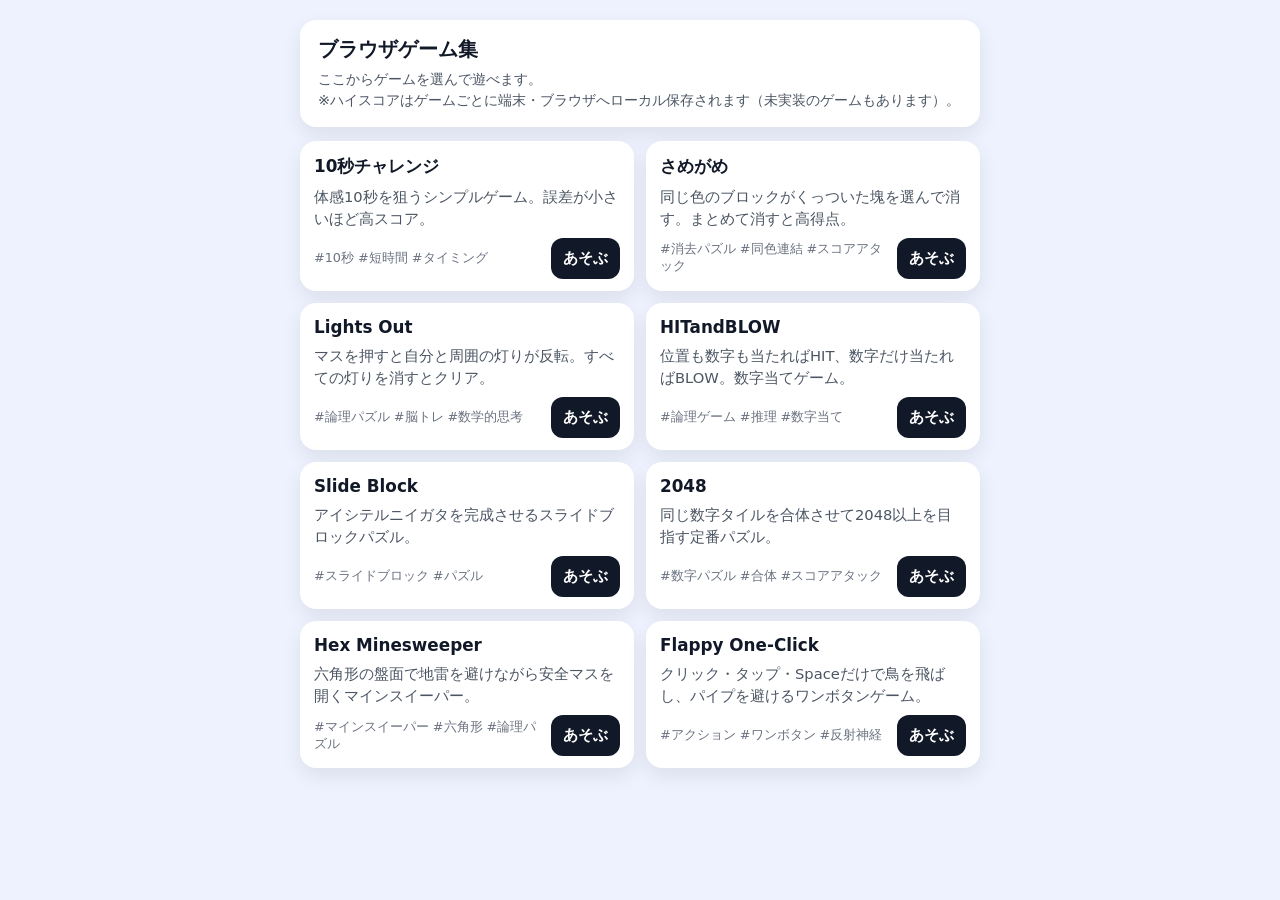
<file: index.html>
<!DOCTYPE html>
<html lang="ja">
<head>
  <meta charset="UTF-8" />
  <meta name="viewport" content="width=device-width, initial-scale=1.0" />
  <title>ブラウザゲーム集</title>
  <link rel="stylesheet" href="shared/common.css" />
  <link rel="stylesheet" href="shared/home.css" />

  <meta name="theme-color" content="#5b6cff" />
  <link rel="manifest" href="manifest.webmanifest" />
  <link rel="icon" href="icons/icon.svg" type="image/svg+xml" />
  <link rel="apple-touch-icon" href="icons/icon.svg" />

</head>
<body>
  <div class="wrap">
    <header>
      <h1>ブラウザゲーム集</h1>
      <p class="note">
        ここからゲームを選んで遊べます。<br>
        ※ハイスコアはゲームごとに端末・ブラウザへローカル保存されます（未実装のゲームもあります）。
      </p>
    </header>

    <main class="grid" id="gameList"></main>
  </div>

  <script src="shared/home.js"></script>

  <script src="shared/pwa.js"></script>

</body>
</html>
</file>
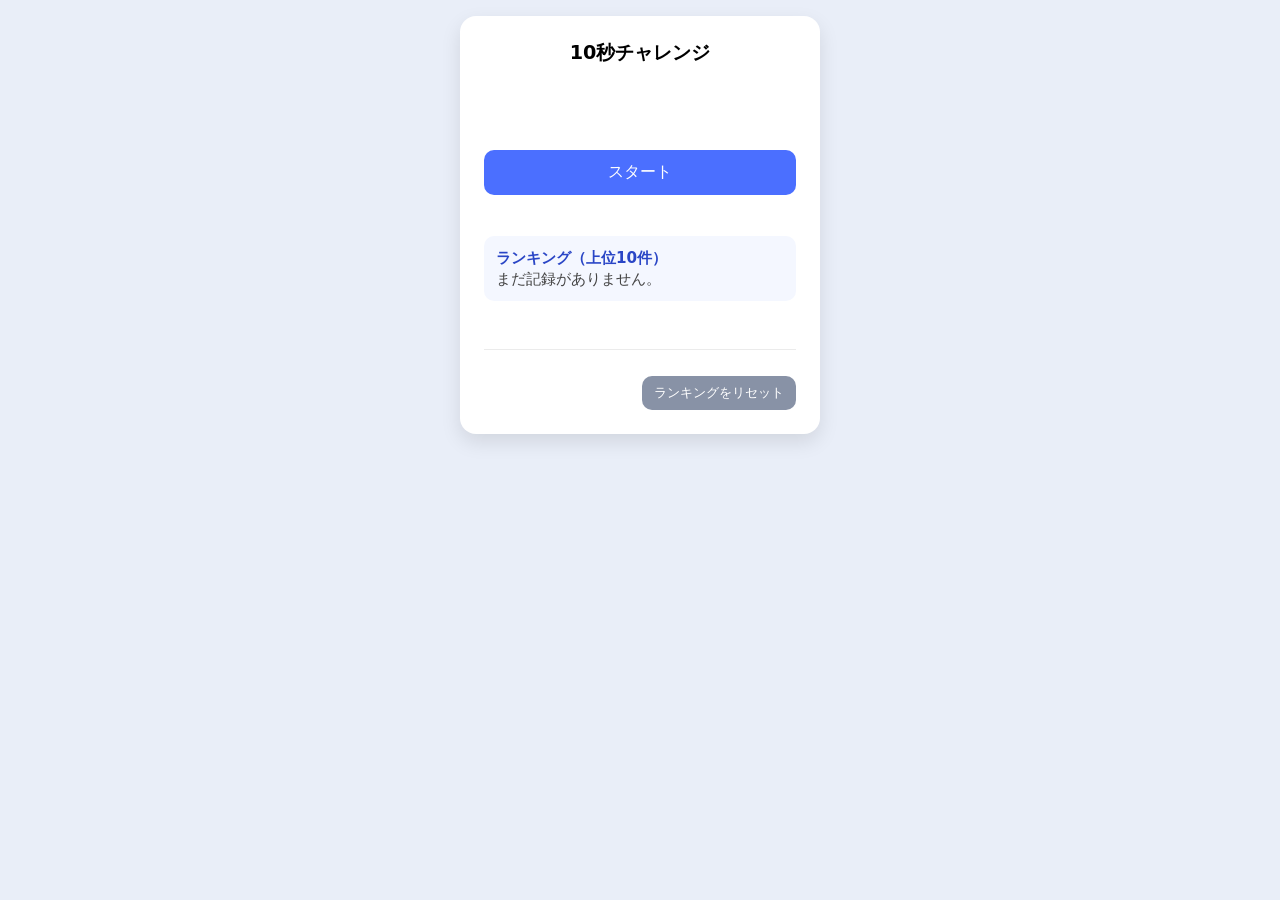
<file: games/10sec/index.html>
<!DOCTYPE html>
<html lang="ja">
<head>
  <meta charset="UTF-8" />
  <link rel="stylesheet" href="../../shared/common.css" />
  <title>10秒チャレンジ</title>
  <meta name="viewport" content="width=device-width, initial-scale=1.0" />
  <style>
    body {
      margin: 0;

      /* ランキングが増えても画面上部から確認できるようにする。 */
      min-height: 100vh;
      height: auto;
      display: flex;
      justify-content: center;
      align-items: flex-start;
      padding: 16px 12px;
      box-sizing: border-box;
      overflow-y: auto;

      background: #e9eef8;
      font-family: system-ui, -apple-system, BlinkMacSystemFont, "Segoe UI", sans-serif;

      /* 連打時の意図しないテキスト選択を防ぐ。 */
      user-select: none;
      -webkit-user-select: none;
    }

    .container {
      background: #fff;
      padding: 24px;
      border-radius: 16px;
      box-shadow: 0 8px 20px rgba(0,0,0,0.1);
      text-align: center;

      /* 小さい端末では画面幅に合わせて縮める。 */
      width: min(360px, 100%);
      box-sizing: border-box;
    }

    h1 {
      margin: 0 0 16px;
      font-size: 1.2rem;
    }

    .time {
      font-size: 2rem;
      margin: 16px 0;
      min-height: 2.2rem;
      color: #333;
    }

    button {
      width: 100%;
      padding: 12px 0;
      font-size: 1rem;
      border: none;
      border-radius: 10px;
      cursor: pointer;
      margin-top: 8px;
      transition: 0.1s;
      color: white;
      background: #4b6fff;
      touch-action: manipulation; /* タップ時の余計な遅延を減らす */
    }

    button:active { transform: translateY(1px); }

    button:disabled {
      opacity: 0.6;
      cursor: not-allowed;
      transform: none;
    }

    .result {
      margin-top: 12px;
      font-size: 1rem;
      min-height: 1.2rem;
    }

    .hiscore {
      margin-top: 10px;
      font-size: 0.95rem;
      color: #444;
      background: #f4f7ff;
      border-radius: 10px;
      padding: 12px 12px;
      text-align: left;
      line-height: 1.35;

      /* 記録をコピーできるようランキング欄だけ選択可能にする。 */
      user-select: text;
      -webkit-user-select: text;
    }

    .hiscore b { color: #2a46c6; }

    .rankhead {
      margin-top: 0;
      font-weight: 700;
      font-size: 0.95rem;
      color: #2a46c6;
    }

    .ranklist {
      margin: 6px 0 0;
      padding-left: 1.2rem;
    }

    .rankitem { margin: 6px 0; }

    .mono {
      font-variant-numeric: tabular-nums;
      font-feature-settings: "tnum" 1;
    }

    .sep {
      margin: 10px 0;
      height: 1px;
      background: rgba(0,0,0,0.08);
    }

    .danger-zone {
      margin-top: 48px;
      padding-top: 18px;
      border-top: 1px solid rgba(0,0,0,0.08);
      display: flex;
      justify-content: flex-end;
    }

    .danger-button {
      width: auto;
      min-width: 0;
      padding: 8px 12px;
      font-size: 0.82rem;
      background: #8892a6;
    }
  </style>
  <meta name="theme-color" content="#5b6cff" />
  <link rel="manifest" href="../../manifest.webmanifest" />
  <link rel="icon" href="../../icons/icon.svg" type="image/svg+xml" />
  <link rel="apple-touch-icon" href="../../icons/icon.svg" />

</head>
<body>

<div class="container">
  <h1>10秒チャレンジ</h1>

  <div id="time" class="time">　</div>

  <button id="mainBtn" type="button">スタート</button>

  <div id="result" class="result"></div>

  <div id="hiscore" class="hiscore"></div>

  <div class="danger-zone" aria-label="ランキング管理">
    <button id="resetBtn" class="danger-button" type="button">ランキングをリセット</button>
  </div>
</div>

<script src="../../shared/storage.js"></script>
<script>
  let startTime = null;
  let isRunning = false;

  const timeDisplay = document.getElementById('time');
  const resultDisplay = document.getElementById('result');
  const mainBtn = document.getElementById('mainBtn');
  const hiscoreDisplay = document.getElementById('hiscore');
  const resetBtn = document.getElementById('resetBtn');

  // ランキングは上位10件を端末内に保存する。
  const RANK_KEY = "myGames:tenSecChallenge:rankings:v2";
  const LEGACY_RANK_KEY = "tenSecChallenge_rankings_v2";
  const MAX_RANK = 10;

  // pointerdown と click の連続発火を抑える。
  let lastActionAt = 0;
  const ACTION_GUARD_MS = 350;

  function nowMs() {
    return performance.now();
  }

  function formatDate(ts) {
    const d = new Date(ts);
    const y = d.getFullYear();
    const m = String(d.getMonth() + 1).padStart(2, "0");
    const day = String(d.getDate()).padStart(2, "0");
    const hh = String(d.getHours()).padStart(2, "0");
    const mm = String(d.getMinutes()).padStart(2, "0");
    return `${y}/${m}/${day} ${hh}:${mm}`;
  }

  function safeNumber(n) {
    return (typeof n === "number" && Number.isFinite(n)) ? n : null;
  }

  function loadRankings() {
    try {
      const raw = SafeStorage.get(RANK_KEY) || SafeStorage.get(LEGACY_RANK_KEY);
      if (!raw) return [];
      const arr = JSON.parse(raw);
      if (!Array.isArray(arr)) return [];

      const cleaned = arr.map(x => ({
        elapsed: safeNumber(x?.elapsed),
        diff: safeNumber(x?.diff),
        ts: safeNumber(x?.ts)
      })).filter(r => r.elapsed !== null && r.diff !== null && r.ts !== null);

      return cleaned.sort(compareRecord).slice(0, MAX_RANK);
    } catch {
      return [];
    }
  }

  function saveRankings(ranks) {
    SafeStorage.set(RANK_KEY, JSON.stringify(ranks));
  }

  // 誤差が小さい順、同点なら計測時間が短い順に並べる。
  function compareRecord(a, b) {
    if (a.diff !== b.diff) return a.diff - b.diff;
    if (a.elapsed !== b.elapsed) return a.elapsed - b.elapsed;
    return a.ts - b.ts;
  }

  // 上位記録をリスト形式で表示する。
  function renderRankings(ranks) {
    const sorted = [...ranks].sort(compareRecord).slice(0, MAX_RANK);
    hiscoreDisplay.textContent = "";

    const head = document.createElement("div");
    head.className = "rankhead";
    head.textContent = `ランキング（上位${MAX_RANK}件）`;
    hiscoreDisplay.appendChild(head);

    if (!sorted.length) {
      hiscoreDisplay.appendChild(document.createTextNode("まだ記録がありません。"));
      return;
    }

    const list = document.createElement("ol");
    list.className = "ranklist";
    for (const r of sorted) {
      const item = document.createElement("li");
      item.className = "rankitem";

      const diff = document.createElement("b");
      diff.className = "mono";
      diff.textContent = `${r.diff.toFixed(3)} 秒`;

      const elapsed = document.createElement("span");
      elapsed.className = "mono";
      elapsed.textContent = `${r.elapsed.toFixed(3)} 秒`;

      const date = document.createElement("span");
      date.style.color = "#666";
      date.textContent = formatDate(r.ts);

      item.append("誤差 ", diff, " / 記録 ", elapsed, document.createElement("br"), date);
      list.appendChild(item);
    }
    hiscoreDisplay.appendChild(list);
  }

  function setRunningUI(running) {
    isRunning = running;

    if (running) {
      mainBtn.textContent = "ストップ";
      mainBtn.style.background = "#ff6b6b";
      resetBtn.disabled = true; // 計測中はリセット禁止
    } else {
      mainBtn.textContent = "スタート";
      mainBtn.style.background = "#4b6fff";
      resetBtn.disabled = false;
    }
  }

  function shouldGuardAction() {
    const t = nowMs();
    if (t - lastActionAt < ACTION_GUARD_MS) return true;
    lastActionAt = t;
    return false;
  }

  function handleStart() {
    startTime = nowMs();
    resultDisplay.textContent = "";
    timeDisplay.textContent = "計測中…";
    setRunningUI(true);
  }

  function handleStop() {
    const end = nowMs();
    setRunningUI(false);

    const elapsed = (end - startTime) / 1000;
    const diff = Math.abs(elapsed - 10);

    timeDisplay.textContent = elapsed.toFixed(3) + " 秒";
    resultDisplay.textContent = `誤差：${diff.toFixed(3)} 秒`;

    const newRec = { elapsed, diff, ts: Date.now() };
    const merged = [...rankings, newRec].sort(compareRecord).slice(0, MAX_RANK);

    const entered = merged.some(r => r === newRec);

    if (entered) {
      rankings = merged;
      saveRankings(rankings);
      renderRankings(rankings);
      resultDisplay.textContent += "（🎉 ランキング入り）";
    } else {
      resultDisplay.textContent += "（ランキング外）";
    }
  }

  function triggerAction(srcEvent) {
    if (srcEvent) {
      // タッチ操作だけブラウザ既定動作を抑える。
      if (srcEvent.type === "pointerdown") {
        if (srcEvent.pointerType === "touch" || srcEvent.pointerType === "pen") {
          srcEvent.preventDefault();
        }
      } else if (srcEvent.type === "keydown") {
        // Space キーによるスクロールを防ぐ。
        srcEvent.preventDefault();
      }
    }

    if (shouldGuardAction()) return;

    if (!isRunning) handleStart();
    else handleStop();
  }

  // タッチ開始時に反応させて入力遅延を減らす。
  mainBtn.addEventListener('pointerdown', (e) => triggerAction(e));

  // click はキーボード操作と環境差のフォールバック。
  mainBtn.addEventListener('click', (e) => triggerAction(e));

  // 操作要素にフォーカスがあるときは要素本来のキー操作を優先する。
  document.addEventListener('keydown', (e) => {
    const k = e.key;
    if (!(k === "Enter" || k === " " || k === "Spacebar")) return;

    // ボタンや入力欄ではグローバルショートカットを無効にする。
    const t = e.target;
    if (t && typeof t.closest === "function") {
      const interactive = t.closest('button, a, input, textarea, select, summary, [role="button"], [contenteditable="true"]');
      if (interactive) return;
    }

    // 背景フォーカス時だけ開始・停止ショートカットとして扱う。
    triggerAction(e);
  }, { passive: false });

  // ランキングリセット（pointerdown + click）
  function resetRanking(e) {
    if (e && e.type === "pointerdown") {
      if (e.pointerType === "touch" || e.pointerType === "pen") e.preventDefault();
    }
    if (isRunning) return;

    SafeStorage.remove(RANK_KEY);
    SafeStorage.remove(LEGACY_RANK_KEY);
    rankings = [];
    renderRankings(rankings);
    resultDisplay.textContent = "ランキングをリセットしました";
  }

  let rankings = loadRankings();
  saveRankings(rankings);
  renderRankings(rankings);

  resetBtn.addEventListener('pointerdown', resetRanking);
  resetBtn.addEventListener('click', resetRanking);
</script>

  <script src="../../shared/pwa.js"></script>

</body>
</html>
</file>
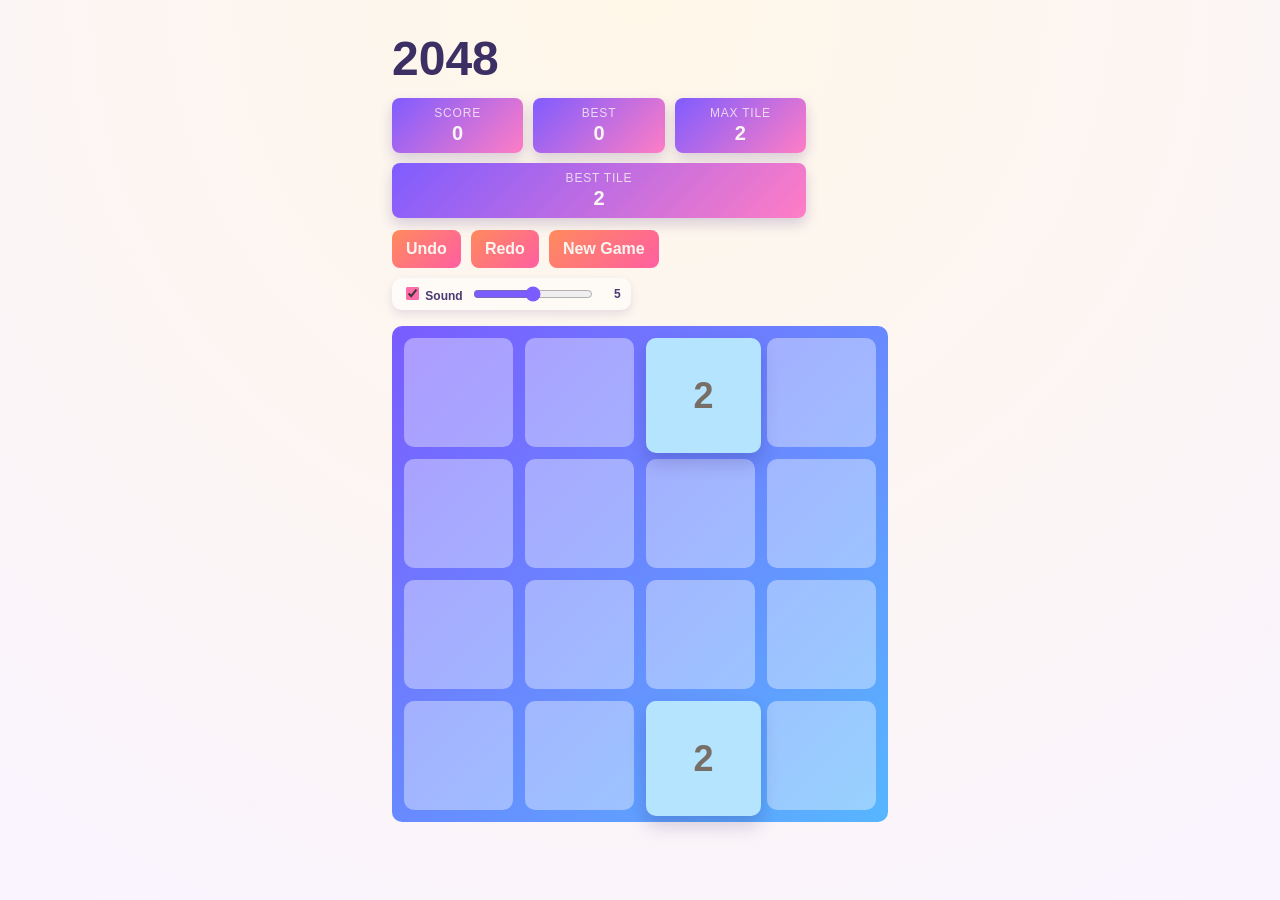
<file: games/2048/index.html>
<!DOCTYPE html>
<html lang="ja">
<head>
  <meta charset="UTF-8" />
  <meta name="viewport" content="width=device-width, initial-scale=1" />
  <link rel="stylesheet" href="../../shared/common.css" />
  <title>2048</title>
  <style>
    :root {
      --bg: #f9f4ff;
      --board: #9b7df5;
      --empty: #c7b6ff;
      --text: #3b2f63;
      --light: #f9f6f2;
      --gap: min(2.5vw, 12px);
      --radius: 10px;
      font-family: "Segoe UI", Tahoma, Geneva, Verdana, sans-serif;
    }

    * { box-sizing: border-box; }

    body {
      margin: 0;
      min-height: 100vh;
      display: flex;
      align-items: center;
      justify-content: center;
      background: radial-gradient(circle at top, #fff7e8, var(--bg));
      color: var(--text);
      overscroll-behavior: none;
      -webkit-tap-highlight-color: transparent;
      user-select: none;
    }

    .page {
      width: min(92vw, 520px);
      padding: 18px 12px 28px;
    }

    header {
      display: flex;
      flex-wrap: wrap;
      gap: 12px;
      justify-content: space-between;
      align-items: center;
      margin-bottom: 16px;
    }

    .title {
      font-size: clamp(28px, 6vw, 48px);
      font-weight: 800;
    }

    .scores {
      display: flex;
      gap: 10px;
      flex-wrap: wrap;
    }

    .score-box {
      background: linear-gradient(135deg, #7f5cff, #ff7dc5);
      color: var(--light);
      border-radius: 8px;
      padding: 8px 14px;
      text-align: center;
      min-width: 96px;
      flex: 1 1 110px;
      box-shadow: 0 6px 14px rgba(63, 37, 128, 0.2);
    }

    .score-box span {
      display: block;
      font-size: 12px;
      letter-spacing: 0.8px;
      text-transform: uppercase;
      opacity: 0.8;
    }

    .score-box strong {
      display: block;
      font-size: clamp(16px, 4.5vw, 20px);
      margin-top: 2px;
    }

    .controls {
      display: flex;
      gap: 10px;
      align-items: center;
      flex-wrap: wrap;
    }

    .sound-controls {
      display: flex;
      align-items: center;
      gap: 8px;
      padding: 6px 10px;
      border-radius: 10px;
      background: rgba(255, 255, 255, 0.55);
      font-size: 12px;
      font-weight: 600;
      color: #4a3a72;
      box-shadow: 0 4px 10px rgba(63, 37, 128, 0.12);
      flex-wrap: wrap;
      max-width: 100%;
    }

    .sound-controls input[type="checkbox"] {
      accent-color: #ff6aa9;
      cursor: pointer;
    }

    .sound-controls input[type="range"] {
      width: clamp(70px, 28vw, 120px);
      accent-color: #7a5cff;
    }

    .sound-controls .volume-value {
      min-width: 18px;
      text-align: right;
      font-variant-numeric: tabular-nums;
    }

    button {
      background: linear-gradient(135deg, #ff8a5c, #ff5fa2);
      color: var(--light);
      border: none;
      border-radius: 8px;
      padding: 10px 14px;
      font-weight: 600;
      cursor: pointer;
      transition: transform 0.12s ease, background 0.2s ease;
    }

    button:active { transform: scale(0.97); }

    .board {
      position: relative;
      background: linear-gradient(135deg, #7a5cff, #57b6ff);
      border-radius: var(--radius);
      padding: var(--gap);
      display: grid;
      width: 100%;
      aspect-ratio: 1 / 1;
      --tile-size: calc((100% - (3 * var(--gap))) / 4);
      grid-template-columns: repeat(4, var(--tile-size));
      grid-template-rows: repeat(4, var(--tile-size));
      gap: var(--gap);
      touch-action: none; /* 盤面だけ */
    }

    .cell {
      background: rgba(255, 255, 255, 0.38);
      border-radius: var(--radius);
    }

    /* タイル本体：位置(translate)専用 */
    .tile {
      position: absolute;
      width: var(--tile-size);
      height: var(--tile-size);
      transform: translate(0px, 0px);
      transition: transform 0.18s ease;
      will-change: transform;
      pointer-events: none;
    }

    /* タイル中身：見た目＆アニメ(scale)専用 */
    .tile-inner {
      width: 100%;
      height: 100%;
      border-radius: var(--radius);
      display: flex;
      align-items: center;
      justify-content: center;
      font-weight: 700;
      font-size: clamp(20px, 5vw, 36px);
      box-shadow: 0 10px 18px rgba(41, 19, 84, 0.18);
      transition: opacity 0.18s ease, box-shadow 0.18s ease;
      opacity: 1;
      will-change: transform, opacity;
    }

    .tile.new .tile-inner {
      animation: fade-in 0.2s ease;
    }

    .tile.merge .tile-inner {
      animation: merge 0.2s ease;
    }

    @keyframes fade-in {
      from { opacity: 0; }
      to { opacity: 1; }
    }

    /* ※ここでtransformを触っても、tile(translate)と分離されてるのでズレない */
    @keyframes merge {
      0% {
        transform: scale(1.12);
        box-shadow: 0 0 0 rgba(255, 255, 255, 0);
      }
      45% {
        box-shadow:
          0 0 18px rgba(255, 255, 255, 0.85),
          0 0 28px rgba(255, 190, 255, 0.7);
      }
      100% {
        transform: scale(1);
        box-shadow: 0 10px 18px rgba(41, 19, 84, 0.18);
      }
    }

    .message {
      margin-top: 14px;
      text-align: center;
      font-weight: 600;
      min-height: 24px;
    }

    .overlay {
      position: absolute;
      inset: 0;
      background: rgba(250, 248, 239, 0.72);
      display: none;
      align-items: center;
      justify-content: center;
      flex-direction: column;
      gap: 12px;
      border-radius: var(--radius);
      z-index: 5;
      text-align: center;
      font-weight: 700;
      font-size: 22px;
    }

    .overlay.show { display: flex; }

    .overlay button { font-size: 16px; }

    @media (max-width: 480px) {
      .scores {
        width: 100%;
        justify-content: space-between;
      }

      header {
        flex-direction: column;
        align-items: flex-start;
      }

      .controls {
        width: 100%;
        justify-content: space-between;
      }
    }
  </style>
  <meta name="theme-color" content="#5b6cff" />
  <link rel="manifest" href="../../manifest.webmanifest" />
  <link rel="icon" href="../../icons/icon.svg" type="image/svg+xml" />
  <link rel="apple-touch-icon" href="../../icons/icon.svg" />

</head>
<body>
  <div class="page">
    <header>
      <div class="title">2048</div>
      <div class="scores">
        <div class="score-box">
          <span>Score</span>
          <strong id="score">0</strong>
        </div>
        <div class="score-box">
          <span>Best</span>
          <strong id="best">0</strong>
        </div>
        <div class="score-box">
          <span>Max Tile</span>
          <strong id="max-tile">0</strong>
        </div>
        <div class="score-box">
          <span>Best Tile</span>
          <strong id="best-tile">0</strong>
        </div>
      </div>
      <div class="controls">
        <button id="undo" disabled>Undo</button>
        <button id="redo" disabled>Redo</button>
        <button id="new-game">New Game</button>
        <div class="sound-controls">
          <label>
            <input type="checkbox" id="sound-toggle" />
            Sound
          </label>
          <input type="range" id="sound-volume" min="0" max="10" step="1" />
          <span class="volume-value" id="volume-value">5</span>
        </div>
      </div>
    </header>

    <div class="board" id="board">
      <div class="overlay" id="overlay">
        <div id="overlay-text"></div>
        <button id="overlay-button">Try Again</button>
      </div>
    </div>

    <div class="message" id="message"></div>
  </div>

  <script src="../../shared/storage.js"></script>
<script src="../../shared/audio.js"></script>
<script>
    const size = 4;
    const boardEl = document.getElementById("board");
    const scoreEl = document.getElementById("score");
    const bestEl = document.getElementById("best");
    const maxTileEl = document.getElementById("max-tile");
    const bestTileEl = document.getElementById("best-tile");
    const messageEl = document.getElementById("message");
    const newGameBtn = document.getElementById("new-game");
    const undoBtn = document.getElementById("undo");
    const redoBtn = document.getElementById("redo");
    const soundToggle = document.getElementById("sound-toggle");
    const soundVolume = document.getElementById("sound-volume");
    const volumeValue = document.getElementById("volume-value");
    const overlay = document.getElementById("overlay");
    const overlayText = document.getElementById("overlay-text");
    const overlayButton = document.getElementById("overlay-button");

    let grid = [];
    let score = 0;
    let best = Number(SafeStorage.get("myGames:2048:bestScore:v1") || SafeStorage.get("best-score") || 0);
    let maxTile = 0;
    let bestTile = Number(SafeStorage.get("myGames:2048:bestMaxTile:v1") || SafeStorage.get("best-max-tile") || 0);
    let hasWon = false;
    let inputLocked = false;
    let tileId = 0;
    let history = [];
    let future = [];

    // Audio
    let audioContext = null;
    let masterGain = null;
    let compressor = null;
    let noiseBuffer = null;

    // Merge delay (reuse)
    let mergeDelay = null;
    let mergeDelayGain = null;
    let mergeFeedback = null;

    const storedVolumeRaw = SafeStorage.get("myGames:2048:soundVolume:v1") || SafeStorage.get("sound-volume");
    const storedVolume =
      storedVolumeRaw === null ? NaN : Number(storedVolumeRaw);

    const soundSettings = {
      enabled: (SafeStorage.get("myGames:2048:soundEnabled:v1", SafeStorage.get("sound-enabled", "true")) !== "false"),
      volume: Number.isFinite(storedVolume)
        ? Math.min(10, Math.max(0, storedVolume))
        : 5
    };

    const colors = {
      2: "#b5e4ff",
      4: "#a6ffe0",
      8: "#7fe4ff",
      16: "#7dc8ff",
      32: "#8aa8ff",
      64: "#a683ff",
      128: "#c96bff",
      256: "#ff6bc4",
      512: "#ff7a84",
      1024: "#ff9f66",
      2048: "#ffd166"
    };

    function setupBoard() {
      boardEl.querySelectorAll(".cell").forEach((cell) => cell.remove());
      for (let i = 0; i < size * size; i += 1) {
        const cell = document.createElement("div");
        cell.className = "cell";
        boardEl.appendChild(cell);
      }
    }

    function emptyGrid() {
      grid = Array.from({ length: size }, () => Array(size).fill(null));
    }

    function cloneGridValues() {
      return grid.map((row) => row.map((tile) => (tile ? tile.value : 0)));
    }

    function restoreFromValues(values) {
      grid = values.map((row) =>
        row.map((value) => (value ? { id: (tileId += 1), value } : null))
      );
    }

    function pushHistory(state) {
      history.push(state);
      if (history.length > 50) history = history.slice(history.length - 50);
      future = [];
      updateUndoRedo();
    }

    function updateUndoRedo() {
      undoBtn.disabled = history.length === 0;
      redoBtn.disabled = future.length === 0;
    }

    function refreshMaxTile() {
      let currentMax = 0;
      grid.forEach((row) => {
        row.forEach((tile) => {
          if (tile && tile.value > currentMax) currentMax = tile.value;
        });
      });
      maxTile = currentMax;
    }

    function updateScores() {
      refreshMaxTile();
      scoreEl.textContent = score;

      if (score > best) {
        best = score;
        SafeStorage.set("myGames:2048:bestScore:v1", String(best));
      }
      bestEl.textContent = best;

      maxTileEl.textContent = maxTile;

      if (maxTile > bestTile) {
        bestTile = maxTile;
        SafeStorage.set("myGames:2048:bestMaxTile:v1", String(bestTile));
      }
      bestTileEl.textContent = bestTile;
    }

    function updateSoundUI() {
      soundToggle.checked = soundSettings.enabled;
      soundVolume.value = String(soundSettings.volume);
      volumeValue.textContent = String(soundSettings.volume);
      if (masterGain) {
        masterGain.gain.value = (soundSettings.volume / 10);
      }
    }

    function ensureAudioContext() {
      if (!audioContext) {
        audioContext = new (window.AudioContext || window.webkitAudioContext)();

        masterGain = audioContext.createGain();
        masterGain.gain.value = (soundSettings.volume / 10);

        // light limiter to avoid clipping when layers stack
        compressor = audioContext.createDynamicsCompressor();
        compressor.threshold.value = -14;
        compressor.knee.value = 18;
        compressor.ratio.value = 8;
        compressor.attack.value = 0.003;
        compressor.release.value = 0.22;

        masterGain.connect(compressor);
        compressor.connect(audioContext.destination);

        // Shared delay for merge sparkle (reuse)
        mergeDelay = audioContext.createDelay(0.25);
        mergeDelay.delayTime.value = 0.07;

        mergeDelayGain = audioContext.createGain();
        mergeDelayGain.gain.value = 0.12;

        mergeFeedback = audioContext.createGain();
        mergeFeedback.gain.value = 0.14;

        mergeDelay.connect(mergeDelayGain);
        mergeDelayGain.connect(masterGain);

        mergeDelay.connect(mergeFeedback);
        mergeFeedback.connect(mergeDelay);
      }
      if (audioContext.state === "suspended") audioContext.resume();
    }

    function ensureNoiseBuffer() {
      if (!audioContext || noiseBuffer) return;
      const bufferSize = audioContext.sampleRate;
      const buffer = audioContext.createBuffer(1, bufferSize, audioContext.sampleRate);
      const data = buffer.getChannelData(0);
      for (let i = 0; i < bufferSize; i += 1) data[i] = Math.random() * 2 - 1;
      noiseBuffer = buffer;
    }

    // スライド時の短い風切り音を再生する。
    function playSlideSound() {
      if (!soundSettings.enabled) return;
      ensureAudioContext();
      if (!audioContext || !masterGain) return;

      ensureNoiseBuffer();
      if (!noiseBuffer) return;

      const now = audioContext.currentTime;
      const duration = 0.11;

      const source = audioContext.createBufferSource();
      source.buffer = noiseBuffer;

      // Airy noise chain: HP -> BP(sweep) -> gentle shelf
      const highpass = audioContext.createBiquadFilter();
      highpass.type = "highpass";
      highpass.frequency.setValueAtTime(650, now);

      const band = audioContext.createBiquadFilter();
      band.type = "bandpass";
      band.Q.setValueAtTime(1.15, now);

      // subtle brightness
      const shelf = audioContext.createBiquadFilter();
      shelf.type = "highshelf";
      shelf.frequency.setValueAtTime(3000, now);
      shelf.gain.setValueAtTime(3.5, now);

      const gainNode = audioContext.createGain();

      // clickless fade in/out
      gainNode.gain.setValueAtTime(0.0, now);
      gainNode.gain.linearRampToValueAtTime(0.10, now + 0.010);
      gainNode.gain.linearRampToValueAtTime(0.0, now + duration);

      source.connect(highpass);
      highpass.connect(band);
      band.connect(shelf);
      shelf.connect(gainNode);
      gainNode.connect(masterGain);

      // “シュッ” sweep
      const startFreq = 700 + Math.random() * 120;
      const endFreq = 3600 + Math.random() * 600;
      band.frequency.setValueAtTime(startFreq, now);
      band.frequency.exponentialRampToValueAtTime(endFreq, now + duration);

      // thin whistle layer
      const whistle = audioContext.createOscillator();
      const whistleGain = audioContext.createGain();
      whistle.type = "triangle";
      whistleGain.gain.setValueAtTime(0.0, now);
      whistleGain.gain.linearRampToValueAtTime(0.015, now + 0.012);
      whistleGain.gain.linearRampToValueAtTime(0.0, now + duration);

      const wStart = 1400 + Math.random() * 150;
      const wEnd = 2200 + Math.random() * 220;
      whistle.frequency.setValueAtTime(wStart, now);
      whistle.frequency.exponentialRampToValueAtTime(wEnd, now + duration);

      whistle.connect(whistleGain);
      whistleGain.connect(masterGain);

      source.start(now, Math.random());
      source.stop(now + duration + 0.02);
      whistle.start(now);
      whistle.stop(now + duration + 0.03);
    }

    // 合体時の金属的な効果音を再生する。
    function playMergeSound(mergeValue = 2) {
      if (!soundSettings.enabled) return;
      ensureAudioContext();
      if (!audioContext || !masterGain) return;

      const now = audioContext.currentTime;
      const level = Math.max(1, Math.log2(mergeValue));
      const normalized = Math.min(1, (level - 1) / 10);

      // longer-ish for “シャキーン”
      const duration = 0.18 + normalized * 0.26;

      // raise base to avoid “ポン”
      const base = 520 + level * 34;

      const mixGain = audioContext.createGain();
      mixGain.gain.setValueAtTime(0.85, now);

      // HP cut to remove low “thump”
      const hp = audioContext.createBiquadFilter();
      hp.type = "highpass";
      hp.frequency.setValueAtTime(380, now);

      mixGain.connect(hp);
      hp.connect(masterGain);

      const addTone = ({
        f0,
        f1,
        type,
        peak,
        a = 0.012,
        d = duration,
        detune = 0,
        t0 = 0
      }) => {
        const osc = audioContext.createOscillator();
        const g = audioContext.createGain();

        g.gain.setValueAtTime(0.0, now + t0);
        g.gain.linearRampToValueAtTime(peak, now + t0 + a);
        g.gain.linearRampToValueAtTime(0.0, now + t0 + d);

        osc.type = type;
        osc.detune.setValueAtTime(detune, now + t0);
        osc.frequency.setValueAtTime(f0, now + t0);
        osc.frequency.exponentialRampToValueAtTime(f1, now + t0 + d * 0.85);

        osc.connect(g);
        g.connect(mixGain);

        osc.start(now + t0);
        osc.stop(now + t0 + d + 0.06);
      };

      // main shimmer hit
      addTone({
        f0: base * 1.15,
        f1: base * (2.35 + normalized * 0.25),
        type: "triangle",
        peak: 0.11 - normalized * 0.03,
        a: 0.014,
        d: duration
      });

      // harmony thickness
      addTone({
        f0: base * 1.75,
        f1: base * 3.1,
        type: "sine",
        peak: 0.045 - normalized * 0.012,
        a: 0.012,
        d: duration * 0.92,
        detune: 10 + normalized * 12,
        t0: 0.01
      });

      // sparkle high layer
      addTone({
        f0: base * 3.2,
        f1: base * 5.4,
        type: "sawtooth",
        peak: 0.022,
        a: 0.010,
        d: duration * 0.70,
        detune: 18 + normalized * 16,
        t0: 0.02
      });

      // short metallic noise “シャキ”
      ensureNoiseBuffer();
      if (noiseBuffer) {
        const n = audioContext.createBufferSource();
        n.buffer = noiseBuffer;

        const bp = audioContext.createBiquadFilter();
        bp.type = "bandpass";
        bp.Q.setValueAtTime(2.2, now);
        bp.frequency.setValueAtTime(2100, now);
        bp.frequency.exponentialRampToValueAtTime(5200, now + 0.06);

        const ng = audioContext.createGain();
        ng.gain.setValueAtTime(0.0, now);
        ng.gain.linearRampToValueAtTime(0.05, now + 0.008);
        ng.gain.linearRampToValueAtTime(0.0, now + 0.07);

        n.connect(bp);
        bp.connect(ng);
        ng.connect(masterGain);

        n.start(now, Math.random());
        n.stop(now + 0.08);
      }

      // stronger “shine tail” via shared delay
      if (mergeDelay && mergeDelayGain && mergeFeedback) {
        mergeDelay.delayTime.setValueAtTime(0.075 + normalized * 0.015, now);
        mergeDelayGain.gain.setValueAtTime(0.18 - normalized * 0.06, now);
        mergeFeedback.gain.setValueAtTime(0.16, now);

        const send = audioContext.createGain();
        send.gain.setValueAtTime(0.0, now);
        send.gain.linearRampToValueAtTime(0.16 - normalized * 0.06, now + 0.02);
        send.gain.linearRampToValueAtTime(0.0, now + duration + 0.12);

        hp.connect(send);
        send.connect(mergeDelay);

        setTimeout(() => {
          try {
            hp.disconnect(send);
            send.disconnect(mergeDelay);
          } catch (e) {}
        }, Math.ceil((duration + 0.35) * 1000));
      }

      setTimeout(() => {
        try { hp.disconnect(); } catch (e) {}
      }, Math.ceil((duration + 0.35) * 1000));
    }

    function randomEmptyCell() {
      const empties = [];
      grid.forEach((row, r) => {
        row.forEach((value, c) => {
          if (!value) empties.push({ r, c });
        });
      });
      return empties[Math.floor(Math.random() * empties.length)];
    }

    function addRandomTile() {
      const cell = randomEmptyCell();
      if (!cell) return null;
      const tile = { id: (tileId += 1), value: Math.random() < 0.9 ? 2 : 4 };
      grid[cell.r][cell.c] = tile;
      return tile;
    }

    function getOffset(r, c) {
      const cell = boardEl.querySelector(".cell");
      const sizePx = cell.getBoundingClientRect().width;
      const styles = getComputedStyle(boardEl);
      const gap = parseFloat(styles.gap);
      const padding = parseFloat(styles.paddingLeft);
      return {
        x: padding + c * (sizePx + gap),
        y: padding + r * (sizePx + gap)
      };
    }

    function renderTiles(animations = []) {
      const existingTiles = new Map();
      boardEl.querySelectorAll(".tile").forEach((tile) => {
        existingTiles.set(Number(tile.dataset.id), tile);
      });

      const usedIds = new Set();

      grid.forEach((row, r) => {
        row.forEach((tileData, c) => {
          if (!tileData) return;

          const { id, value } = tileData;
          const tile = existingTiles.get(id) || document.createElement("div");
          tile.className = "tile";
          tile.dataset.id = String(id);

          let inner = tile.querySelector(".tile-inner");
          if (!inner) {
            inner = document.createElement("div");
            inner.className = "tile-inner";
            tile.appendChild(inner);
          }

          inner.textContent = value;

          const offset = getOffset(r, c);
          tile.style.transform = `translate(${offset.x}px, ${offset.y}px)`;

          inner.style.background = colors[value] || "#3c3a32";
          inner.style.color = value <= 4 ? "#776e65" : "#f9f6f2";
          inner.style.fontSize = value >= 1024 ? "20px" : "clamp(20px, 5vw, 36px)";

          tile.classList.remove("new", "merge");

          const anim = animations.find((item) => item.id === id);
          if (anim?.pop) tile.classList.add("new");
          if (anim?.merge) tile.classList.add("merge");

          if (!tile.parentElement) boardEl.appendChild(tile);

          usedIds.add(id);
        });
      });

      existingTiles.forEach((tile, id) => {
        if (!usedIds.has(id)) tile.remove();
      });
    }

    function startGame() {
      score = 0;
      hasWon = false;
      tileId = 0;
      maxTile = 0;
      overlay.classList.remove("show");
      messageEl.textContent = "";
      emptyGrid();

      const first = addRandomTile();
      const second = addRandomTile();

      history = [];
      future = [];
      updateScores();
      updateUndoRedo();

      renderTiles(
        [first, second].filter(Boolean).map((tile) => ({ id: tile.id, pop: true }))
      );
    }

    function canMove() {
      for (let r = 0; r < size; r += 1) {
        for (let c = 0; c < size; c += 1) {
          const tile = grid[r][c];
          if (!tile) return true;
          if (r < size - 1 && grid[r + 1][c]?.value === tile.value) return true;
          if (c < size - 1 && grid[r][c + 1]?.value === tile.value) return true;
        }
      }
      return false;
    }

    function slide(row) {
      const filtered = row.filter(Boolean);
      const merged = [];
      const merges = [];

      for (let i = 0; i < filtered.length; i += 1) {
        const current = filtered[i];
        const next = filtered[i + 1];

        if (next && current.value === next.value) {
          const newValue = current.value * 2;
          const newTile = { id: current.id, value: newValue };
          merged.push(newTile);
          merges.push({ id: newTile.id, value: newValue });
          score += newValue;
          if (newValue === 2048) hasWon = true;
          i += 1;
        } else {
          merged.push(current);
        }
      }

      while (merged.length < size) merged.push(null);
      return { line: merged, merges };
    }

    function move(direction) {
      if (inputLocked) return;

      const previousState = {
        grid: cloneGridValues(),
        score,
        hasWon
      };

      let moved = false;
      const animations = [];
      let mergeCount = 0;
      let maxMergeValue = 0;

      function recordAnimation(id, type) {
        animations.push({ id, [type]: true });
      }

      function rowsEqual(a, b) {
        return a.every((tile, index) => {
          const other = b[index];
          if (!tile && !other) return true;
          if (!tile || !other) return false;
          return tile.id === other.id && tile.value === other.value;
        });
      }

      if (direction === "left") {
        for (let r = 0; r < size; r += 1) {
          const current = grid[r];
          const { line, merges } = slide(current);
          if (!rowsEqual(current, line)) {
            moved = true;
            grid[r] = line;
            merges.forEach((merge) => {
              recordAnimation(merge.id, "merge");
              maxMergeValue = Math.max(maxMergeValue, merge.value);
            });
            mergeCount += merges.length;
          }
        }
      }

      if (direction === "right") {
        for (let r = 0; r < size; r += 1) {
          const current = [...grid[r]].reverse();
          const { line, merges } = slide(current);
          const next = line.reverse();
          const original = grid[r];
          if (!rowsEqual(original, next)) {
            moved = true;
            grid[r] = next;
            merges.forEach((merge) => {
              recordAnimation(merge.id, "merge");
              maxMergeValue = Math.max(maxMergeValue, merge.value);
            });
            mergeCount += merges.length;
          }
        }
      }

      if (direction === "up") {
        for (let c = 0; c < size; c += 1) {
          const column = grid.map((row) => row[c]);
          const { line, merges } = slide(column);
          if (!rowsEqual(column, line)) {
            moved = true;
            for (let r = 0; r < size; r += 1) grid[r][c] = line[r];
            merges.forEach((merge) => {
              recordAnimation(merge.id, "merge");
              maxMergeValue = Math.max(maxMergeValue, merge.value);
            });
            mergeCount += merges.length;
          }
        }
      }

      if (direction === "down") {
        for (let c = 0; c < size; c += 1) {
          const column = grid.map((row) => row[c]).reverse();
          const { line, merges } = slide(column);
          const nextColumn = line.reverse();
          if (!rowsEqual(grid.map((row) => row[c]), nextColumn)) {
            moved = true;
            for (let r = 0; r < size; r += 1) grid[r][c] = nextColumn[r];
            merges.forEach((merge) => {
              recordAnimation(merge.id, "merge");
              maxMergeValue = Math.max(maxMergeValue, merge.value);
            });
            mergeCount += merges.length;
          }
        }
      }

      if (!moved) return;

      pushHistory(previousState);
      inputLocked = true;

      renderTiles(animations);
      updateScores();

      playSlideSound();
      if (mergeCount > 0) playMergeSound(maxMergeValue || 2);

      setTimeout(() => {
        const newTile = addRandomTile();
        updateScores();
        renderTiles(newTile ? [{ id: newTile.id, pop: true }] : []);
        inputLocked = false;
        updateUndoRedo();

        if (hasWon) {
          showOverlay("You reached 2048!");
        } else if (!canMove()) {
          showOverlay("Game over!");
        }
      }, 180);
    }

    function showOverlay(text) {
      overlayText.textContent = text;
      overlay.classList.add("show");
    }

    function handleKey(event) {
      if (event.ctrlKey || event.metaKey) {
        const key = event.key.toLowerCase();
        if (key === "z") {
          event.preventDefault();
          if (event.shiftKey) redo();
          else undo();
          return;
        }
        if (key === "y") {
          event.preventDefault();
          redo();
          return;
        }
      }

      const keyMap = {
        ArrowLeft: "left",
        ArrowRight: "right",
        ArrowUp: "up",
        ArrowDown: "down"
      };

      const direction = keyMap[event.key];
      if (!direction) return;

      event.preventDefault();
      move(direction);
    }

    function handleTouch() {
      let startX = 0;
      let startY = 0;

      boardEl.addEventListener("touchstart", (event) => {
        const touch = event.touches[0];
        startX = touch.clientX;
        startY = touch.clientY;
      }, { passive: true });

      boardEl.addEventListener("touchend", (event) => {
        const touch = event.changedTouches[0];
        const dx = touch.clientX - startX;
        const dy = touch.clientY - startY;
        const absX = Math.abs(dx);
        const absY = Math.abs(dy);
        if (Math.max(absX, absY) < 30) return;

        if (absX > absY) move(dx > 0 ? "right" : "left");
        else move(dy > 0 ? "down" : "up");
      }, { passive: true });
    }

    function confirmReset() {
      if (confirm("Start a new game? Your current progress will be lost.")) startGame();
    }

    function undo() {
      if (history.length === 0 || inputLocked) return;

      const current = { grid: cloneGridValues(), score, hasWon };
      future.push(current);

      const previous = history.pop();
      restoreFromValues(previous.grid);
      score = previous.score;
      hasWon = previous.hasWon;

      overlay.classList.remove("show");
      updateScores();
      renderTiles();
      updateUndoRedo();
    }

    function redo() {
      if (future.length === 0 || inputLocked) return;

      const current = { grid: cloneGridValues(), score, hasWon };
      history.push(current);

      const next = future.pop();
      restoreFromValues(next.grid);
      score = next.score;
      hasWon = next.hasWon;

      overlay.classList.remove("show");
      updateScores();
      renderTiles();
      updateUndoRedo();
    }

    setupBoard();
    startGame();
    handleTouch();
    updateSoundUI();

    window.addEventListener("keydown", handleKey);

    newGameBtn.addEventListener("click", confirmReset);
    overlayButton.addEventListener("click", startGame);

    undoBtn.addEventListener("click", undo);
    redoBtn.addEventListener("click", redo);

    soundToggle.addEventListener("change", () => {
      soundSettings.enabled = soundToggle.checked;
      SafeStorage.set("myGames:2048:soundEnabled:v1", String(soundSettings.enabled));
      updateSoundUI();
    });

    soundVolume.addEventListener("input", () => {
      soundSettings.volume = Number(soundVolume.value);
      SafeStorage.set("myGames:2048:soundVolume:v1", String(soundSettings.volume));
      updateSoundUI();
    });
  </script>
  <script src="../../shared/pwa.js"></script>

</body>
</html>
</file>
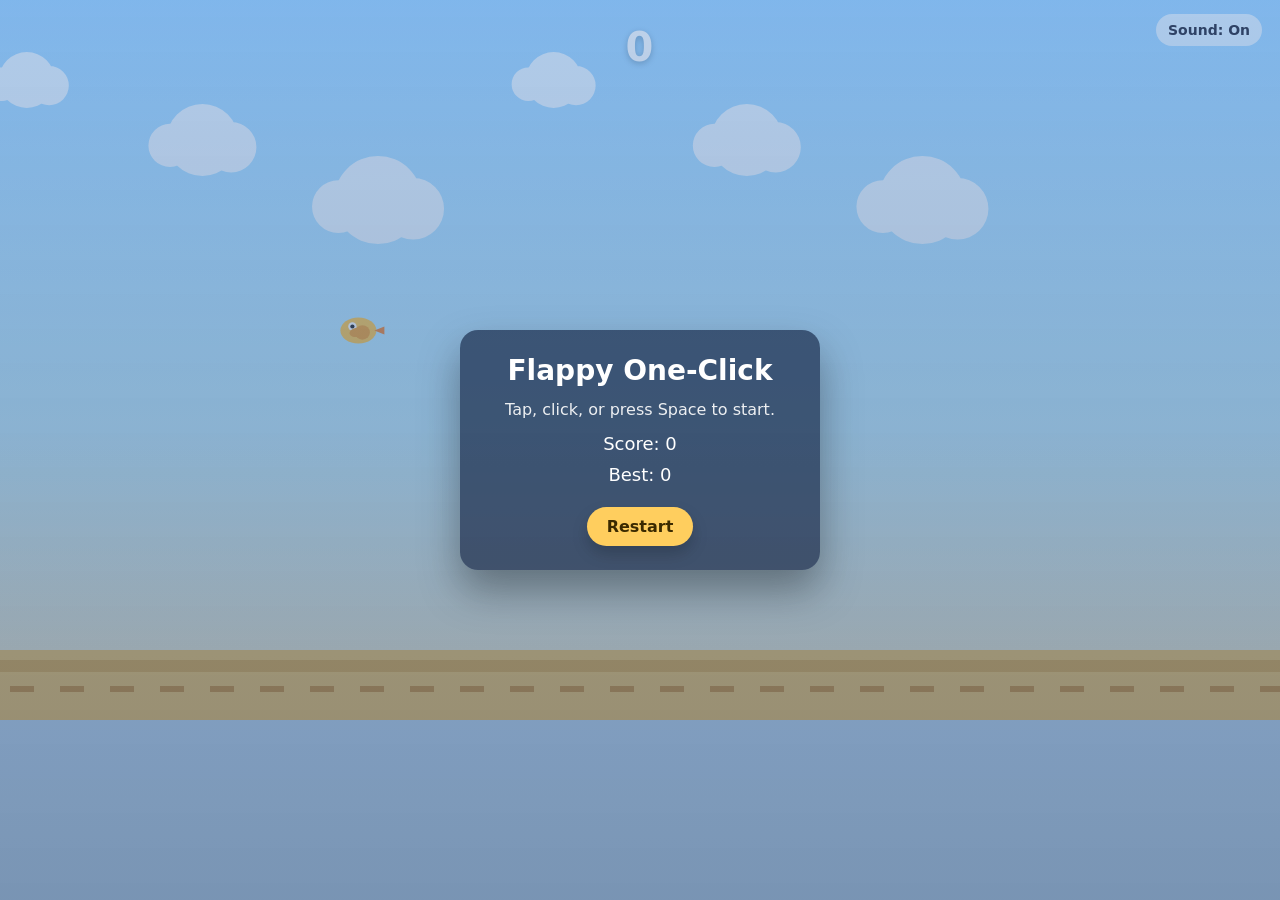
<file: games/flappy-oneclick/index.html>
<!DOCTYPE html>
<html lang="ja">
<head>
  <meta charset="UTF-8" />
  <meta name="viewport" content="width=device-width, initial-scale=1" />
  <link rel="stylesheet" href="../../shared/common.css" />
  <title>Flappy One-Click</title>
  <style>
    :root {
      color-scheme: light;
    }
    * {
      box-sizing: border-box;
      padding: 0;
      margin: 0;
      font-family: "Segoe UI", system-ui, -apple-system, sans-serif;
    }
    html, body {
      width: 100%;
      height: 100%;
      background: #cbe9ff;
      overflow: hidden;
      touch-action: manipulation;
    }
    #game {
      display: block;
      width: 100vw;
      height: min(100vh, 720px);
      margin: 0 auto;
      background: transparent;
    }
    .ui {
      position: fixed;
      inset: 0;
      pointer-events: none;
      display: flex;
      flex-direction: column;
      align-items: center;
      justify-content: flex-start;
      padding: 16px;
      gap: 12px;
    }
    .score {
      margin-top: 8px;
      font-size: 40px;
      font-weight: 700;
      color: #ffffff;
      text-shadow: 0 2px 6px rgba(0, 0, 0, 0.25);
      letter-spacing: 1px;
    }
    .overlay {
      position: fixed;
      inset: 0;
      display: none;
      align-items: center;
      justify-content: center;
      text-align: center;
      padding: 24px;
      background: linear-gradient(180deg, rgba(71, 128, 199, 0.35), rgba(22, 45, 88, 0.45));
      color: #ffffff;
      pointer-events: none;
    }
    .overlay.visible {
      display: flex;
    }
    .panel {
      background: rgba(12, 27, 58, 0.62);
      padding: 24px 30px;
      border-radius: 18px;
      box-shadow: 0 20px 40px rgba(0, 0, 0, 0.35);
      max-width: 360px;
      width: 100%;
    }
    .panel h1 {
      font-size: 28px;
      margin-bottom: 12px;
    }
    .panel p {
      font-size: 16px;
      opacity: 0.9;
      margin-bottom: 12px;
      line-height: 1.4;
    }
    .panel .scoreline {
      font-size: 18px;
      margin: 10px 0;
    }
    .panel button {
      margin-top: 12px;
      background: #ffce5e;
      color: #3b2a00;
      border: none;
      border-radius: 999px;
      padding: 10px 20px;
      font-weight: 700;
      cursor: pointer;
      pointer-events: auto;
      box-shadow: 0 8px 16px rgba(0, 0, 0, 0.2);
    }
    .mute {
      position: fixed;
      top: 14px;
      right: 18px;
      pointer-events: auto;
      background: rgba(255, 255, 255, 0.7);
      border: none;
      padding: 8px 12px;
      border-radius: 999px;
      font-size: 14px;
      font-weight: 600;
      cursor: pointer;
      color: #223;
      backdrop-filter: blur(6px);
    }
    @media (max-width: 600px) {
      .score {
        font-size: 32px;
      }
      .panel h1 {
        font-size: 24px;
      }
    }
  </style>
  <meta name="theme-color" content="#5b6cff" />
  <link rel="manifest" href="../../manifest.webmanifest" />
  <link rel="icon" href="../../icons/icon.svg" type="image/svg+xml" />
  <link rel="apple-touch-icon" href="../../icons/icon.svg" />

</head>
<body>
  <canvas id="game" role="img" aria-label="Flappy One-Click board. Click, tap, or press Space to flap and avoid pipes."></canvas>
  <div class="ui">
    <div class="score" id="score" aria-live="polite">0</div>
  </div>
  <button class="mute" id="muteBtn" aria-label="Toggle sound">Sound: On</button>
  <div class="overlay" id="overlay">
    <div class="panel">
      <h1 id="overlayTitle">Flappy One-Click</h1>
      <p id="overlayMessage">Tap, click, or press Space to start.</p>
      <div class="scoreline" id="overlayScore">Score: 0</div>
      <div class="scoreline" id="overlayBest">Best: 0</div>
      <button id="restartBtn">Restart</button>
    </div>
  </div>

  <script src="../../shared/storage.js"></script>
<script src="../../shared/audio.js"></script>
<script src="../../shared/resize.js"></script>
<script>
    const canvas = document.getElementById("game");
    const ctx = canvas.getContext("2d");
    const scoreEl = document.getElementById("score");
    const overlay = document.getElementById("overlay");
    const overlayTitle = document.getElementById("overlayTitle");
    const overlayMessage = document.getElementById("overlayMessage");
    const overlayScore = document.getElementById("overlayScore");
    const overlayBest = document.getElementById("overlayBest");
    const restartBtn = document.getElementById("restartBtn");
    const muteBtn = document.getElementById("muteBtn");

    const DPR = Math.min(window.devicePixelRatio || 1, 2);
    let width = 0;
    let height = 0;

    const groundHeight = 70;
    const pipeWidth = 78;
    const pipeSpacing = 320;
    const marginTop = 90;
    const marginBottom = 110;

    const gravity = 1400;
    const flapVelocity = -430;
    const terminalVelocityDown = 650;

    const gapPxStart = 190;
    const speedStart = 180;

    const bird = {
      x: 0,
      y: 0,
      width: 36,
      height: 26,
      velY: 0,
      wingOffset: 0,
      wingTarget: 0,
      bobTime: 0,
    };

    let pipes = [];
    let state = "ready";
    let score = 0;
    let bestScore = Number(SafeStorage.get("myGames:flappyOneClick:bestScore:v1") || SafeStorage.get("flappyOneClickBest") || 0);
    let lastTime = 0;
    let audioReady = false;
    const audioBus = window.createAudioBus ? createAudioBus({ volume: 1 }) : null;
    let audioCtx = null;
    let audioMaster = null;
    let muted = SafeStorage.get("myGames:flappyOneClick:muted:v1", "false") === "true";
    let animationId = 0;

    const clouds = Array.from({ length: 6 }, (_, i) => ({
      x: i * 180 + 40,
      y: 80 + (i % 3) * 60,
      radius: 28 + (i % 3) * 8,
      speed: 12 + (i % 4) * 4,
    }));

    function resizeCanvas() {
      width = Math.floor(window.innerWidth);
      height = Math.floor(Math.min(window.innerHeight, 720));
      canvas.style.width = `${width}px`;
      canvas.style.height = `${height}px`;
      canvas.width = Math.floor(width * DPR);
      canvas.height = Math.floor(height * DPR);
      ctx.setTransform(DPR, 0, 0, DPR, 0, 0);
      bird.x = Math.max(120, width * 0.28);
      if (state !== "playing") {
        bird.y = height * 0.45;
      }
    }

    function resetGame() {
      score = 0;
      scoreEl.textContent = "0";
      bird.y = height * 0.45;
      bird.velY = 0;
      bird.wingOffset = 0;
      bird.wingTarget = 0;
      bird.bobTime = 0;
      pipes = [];
      const startX = width + 200;
      for (let i = 0; i < 3; i += 1) {
        pipes.push(makePipe(startX + i * pipeSpacing));
      }
    }

    function makePipe(x) {
      const gap = getGap();
      const minCenter = marginTop + gap / 2;
      const maxCenter = height - marginBottom - gap / 2;
      const centerY = minCenter + Math.random() * (maxCenter - minCenter);
      return {
        x,
        centerY,
        gap,
        scored: false,
      };
    }

    function getSpeed() {
      return Math.min(speedStart + score * 2.0, 260);
    }

    function getGap() {
      return Math.max(gapPxStart - score * 1.0, 155);
    }

    function flap() {
      bird.velY = flapVelocity;
      bird.wingTarget = 1;
      playSound(300, 0.06, 0.08);
    }

    function startGame() {
      state = "playing";
      overlay.classList.remove("visible");
      resetGame();
      flap();
    }

    function gameOver() {
      state = "gameover";
      overlayTitle.textContent = "Game Over";
      overlayMessage.textContent = "Tap, click, or press Space to restart.";
      overlayScore.textContent = `Score: ${score}`;
      if (score > bestScore) {
        bestScore = score;
        SafeStorage.set("myGames:flappyOneClick:bestScore:v1", String(bestScore));
      }
      overlayBest.textContent = `Best: ${bestScore}`;
      overlay.classList.add("visible");
      playSound(140, 0.12, 0.2);
    }

    function update(dt) {
      bird.bobTime += dt;
      bird.wingOffset += (bird.wingTarget - bird.wingOffset) * Math.min(1, dt * 6);
      bird.wingTarget *= Math.pow(0.2, dt * 2);

      if (state === "ready") {
        bird.y = height * 0.45 + Math.sin(bird.bobTime * 2) * 8;
        return;
      }
      if (state !== "playing") return;

      bird.velY += gravity * dt;
      if (bird.velY > terminalVelocityDown) {
        bird.velY = terminalVelocityDown;
      }
      bird.y += bird.velY * dt;

      const speed = getSpeed();
      for (const pipe of pipes) {
        pipe.x -= speed * dt;
      }

      const lastPipe = pipes[pipes.length - 1];
      if (lastPipe && lastPipe.x < width - pipeSpacing) {
        pipes.push(makePipe(lastPipe.x + pipeSpacing));
      }

      if (pipes.length > 0 && pipes[0].x + pipeWidth < -50) {
        pipes.shift();
      }

      for (const pipe of pipes) {
        if (!pipe.scored && bird.x > pipe.x + pipeWidth) {
          pipe.scored = true;
          score += 1;
          scoreEl.textContent = String(score);
          playSound(520, 0.08, 0.08);
        }
      }

      if (bird.y + bird.height / 2 >= height - groundHeight) {
        gameOver();
      }
      if (bird.y - bird.height / 2 <= 0) {
        gameOver();
      }

      const hitbox = getBirdHitbox();
      for (const pipe of pipes) {
        const gapTop = pipe.centerY - pipe.gap / 2;
        const gapBottom = pipe.centerY + pipe.gap / 2;
        const pipeRectTop = {
          x: pipe.x,
          y: 0,
          width: pipeWidth,
          height: gapTop,
        };
        const pipeRectBottom = {
          x: pipe.x,
          y: gapBottom,
          width: pipeWidth,
          height: height - groundHeight - gapBottom,
        };
        if (rectIntersect(hitbox, pipeRectTop) || rectIntersect(hitbox, pipeRectBottom)) {
          gameOver();
          break;
        }
      }
    }

    function getBirdHitbox() {
      const shrinkX = bird.width * 0.1;
      const shrinkY = bird.height * 0.1;
      return {
        x: bird.x - bird.width / 2 + shrinkX,
        y: bird.y - bird.height / 2 + shrinkY,
        width: bird.width - shrinkX * 2,
        height: bird.height - shrinkY * 2,
      };
    }

    function rectIntersect(a, b) {
      return (
        a.x < b.x + b.width &&
        a.x + a.width > b.x &&
        a.y < b.y + b.height &&
        a.y + a.height > b.y
      );
    }

    function drawBackground() {
      const gradient = ctx.createLinearGradient(0, 0, 0, height);
      gradient.addColorStop(0, "#9fd4ff");
      gradient.addColorStop(0.6, "#c9f1ff");
      gradient.addColorStop(1, "#fef4d4");
      ctx.fillStyle = gradient;
      ctx.fillRect(0, 0, width, height);

      for (const cloud of clouds) {
        ctx.fillStyle = "rgba(255,255,255,0.8)";
        ctx.beginPath();
        ctx.arc(cloud.x, cloud.y, cloud.radius, 0, Math.PI * 2);
        ctx.arc(cloud.x + cloud.radius * 0.8, cloud.y + cloud.radius * 0.2, cloud.radius * 0.7, 0, Math.PI * 2);
        ctx.arc(cloud.x - cloud.radius * 0.9, cloud.y + cloud.radius * 0.15, cloud.radius * 0.6, 0, Math.PI * 2);
        ctx.fill();
      }
    }

    function drawPipes() {
      for (const pipe of pipes) {
        const gapTop = pipe.centerY - pipe.gap / 2;
        const gapBottom = pipe.centerY + pipe.gap / 2;

        ctx.fillStyle = "#53c36a";
        ctx.fillRect(pipe.x, 0, pipeWidth, gapTop);
        ctx.fillStyle = "#45ad5a";
        ctx.fillRect(pipe.x + pipeWidth * 0.2, 0, pipeWidth * 0.2, gapTop);

        ctx.fillStyle = "#53c36a";
        ctx.fillRect(pipe.x, gapBottom, pipeWidth, height - groundHeight - gapBottom);
        ctx.fillStyle = "#45ad5a";
        ctx.fillRect(pipe.x + pipeWidth * 0.2, gapBottom, pipeWidth * 0.2, height - groundHeight - gapBottom);

        ctx.fillStyle = "#7ad98a";
        ctx.fillRect(pipe.x - 4, gapTop - 8, pipeWidth + 8, 8);
        ctx.fillRect(pipe.x - 4, gapBottom, pipeWidth + 8, 8);
      }
    }

    function drawGround() {
      ctx.fillStyle = "#f7d07a";
      ctx.fillRect(0, height - groundHeight, width, groundHeight);
      ctx.fillStyle = "#e6b85f";
      ctx.fillRect(0, height - groundHeight + 10, width, 12);
      ctx.fillStyle = "#d59f4a";
      for (let x = 0; x < width; x += 50) {
        ctx.fillRect(x + 10, height - groundHeight + 36, 24, 6);
      }
    }

    function drawBird() {
      ctx.save();
      ctx.translate(bird.x, bird.y);
      const tilt = Math.max(-0.4, Math.min(0.4, bird.velY / 800));
      ctx.rotate(tilt);

      ctx.fillStyle = "#ffcb57";
      ctx.beginPath();
      ctx.ellipse(0, 0, bird.width / 2, bird.height / 2, 0, 0, Math.PI * 2);
      ctx.fill();

      ctx.fillStyle = "#f4a63a";
      ctx.beginPath();
      ctx.ellipse(4, 2, bird.width / 4.8, bird.height / 3.6, 0, 0, Math.PI * 2);
      ctx.fill();

      ctx.fillStyle = "#ffffff";
      ctx.beginPath();
      ctx.ellipse(-6, -4, 4.2, 4.2, 0, 0, Math.PI * 2);
      ctx.fill();
      ctx.fillStyle = "#2d2b2b";
      ctx.beginPath();
      ctx.arc(-6, -4, 2.1, 0, Math.PI * 2);
      ctx.fill();

      ctx.fillStyle = "#f08b3e";
      ctx.beginPath();
      ctx.moveTo(bird.width / 2 - 2, 0);
      ctx.lineTo(bird.width / 2 + 8, -4);
      ctx.lineTo(bird.width / 2 + 8, 4);
      ctx.closePath();
      ctx.fill();

      ctx.fillStyle = "#f4a63a";
      const wingY = 2 + bird.wingOffset * -6;
      ctx.beginPath();
      ctx.ellipse(-2, wingY, 7, 4.5, -0.2, 0, Math.PI * 2);
      ctx.fill();

      ctx.restore();
    }

    function render() {
      drawBackground();
      drawPipes();
      drawGround();
      drawBird();
    }

    function tick(timestamp) {
      if (!lastTime) lastTime = timestamp;
      const dt = Math.min(0.033, (timestamp - lastTime) / 1000);
      lastTime = timestamp;

      update(dt);

      for (const cloud of clouds) {
        cloud.x -= cloud.speed * dt;
        if (cloud.x < -80) {
          cloud.x = width + 80;
        }
      }

      render();
      if (document.visibilityState === "visible") {
        animationId = requestAnimationFrame(tick);
      }
    }

    function ensureAudio() {
      if (audioBus) {
        const audioState = audioBus.ensure();
        audioCtx = audioState.ctx;
        audioMaster = audioState.master;
      } else if (!audioCtx) {
        audioCtx = new (window.AudioContext || window.webkitAudioContext)();
      }
      if (audioCtx.state === "suspended") {
        audioCtx.resume();
      }
      audioReady = true;
    }

    function playSound(freq, duration, volume) {
      if (muted || !audioReady || !audioCtx) return;
      const oscillator = audioCtx.createOscillator();
      const gain = audioCtx.createGain();
      oscillator.type = "sine";
      oscillator.frequency.value = freq;
      gain.gain.value = volume;
      oscillator.connect(gain);
      gain.connect(audioMaster || audioCtx.destination);
      oscillator.start();
      gain.gain.exponentialRampToValueAtTime(0.0001, audioCtx.currentTime + duration);
      oscillator.stop(audioCtx.currentTime + duration);
    }

    function handleInput() {
      if (!audioReady) {
        ensureAudio();
      }
      if (state === "ready") {
        overlay.classList.remove("visible");
        startGame();
        return;
      }
      if (state === "gameover") {
        overlay.classList.remove("visible");
        state = "ready";
        overlayTitle.textContent = "Flappy One-Click";
        overlayMessage.textContent = "Tap, click, or press Space to start.";
        overlayScore.textContent = "Score: 0";
        overlayBest.textContent = `Best: ${bestScore}`;
        resetGame();
        return;
      }
      flap();
    }

    function toggleMute() {
      muted = !muted;
      SafeStorage.set("myGames:flappyOneClick:muted:v1", String(muted));
      muteBtn.textContent = muted ? "Sound: Off" : "Sound: On";
      muteBtn.setAttribute("aria-label", muted ? "Turn sound on" : "Turn sound off");
    }

    const scheduleResize = window.createRafScheduler ? createRafScheduler(resizeCanvas) : resizeCanvas;
    window.addEventListener("resize", scheduleResize);
    document.addEventListener("visibilitychange", () => {
      if (document.visibilityState === "visible") {
        lastTime = 0;
        if (!animationId) animationId = requestAnimationFrame(tick);
      } else if (animationId) {
        cancelAnimationFrame(animationId);
        animationId = 0;
      }
    });
    window.addEventListener("pointerdown", (event) => {
      if (event.button === 0) {
        handleInput();
      }
    });
    window.addEventListener("keydown", (event) => {
      if (event.code === "Space") {
        event.preventDefault();
        handleInput();
      }
    });
    restartBtn.addEventListener("click", handleInput);
    muteBtn.addEventListener("click", () => {
      if (!audioReady) {
        ensureAudio();
      }
      toggleMute();
    });

    resizeCanvas();
    overlay.classList.add("visible");
    overlayTitle.textContent = "Flappy One-Click";
    overlayMessage.textContent = "Tap, click, or press Space to start.";
    overlayScore.textContent = "Score: 0";
    overlayBest.textContent = `Best: ${bestScore}`;
    resetGame();
    muteBtn.textContent = muted ? "Sound: Off" : "Sound: On";
    muteBtn.setAttribute("aria-label", muted ? "Turn sound on" : "Turn sound off");
    animationId = requestAnimationFrame(tick);
  </script>
  <script src="../../shared/pwa.js"></script>

</body>
</html>
</file>
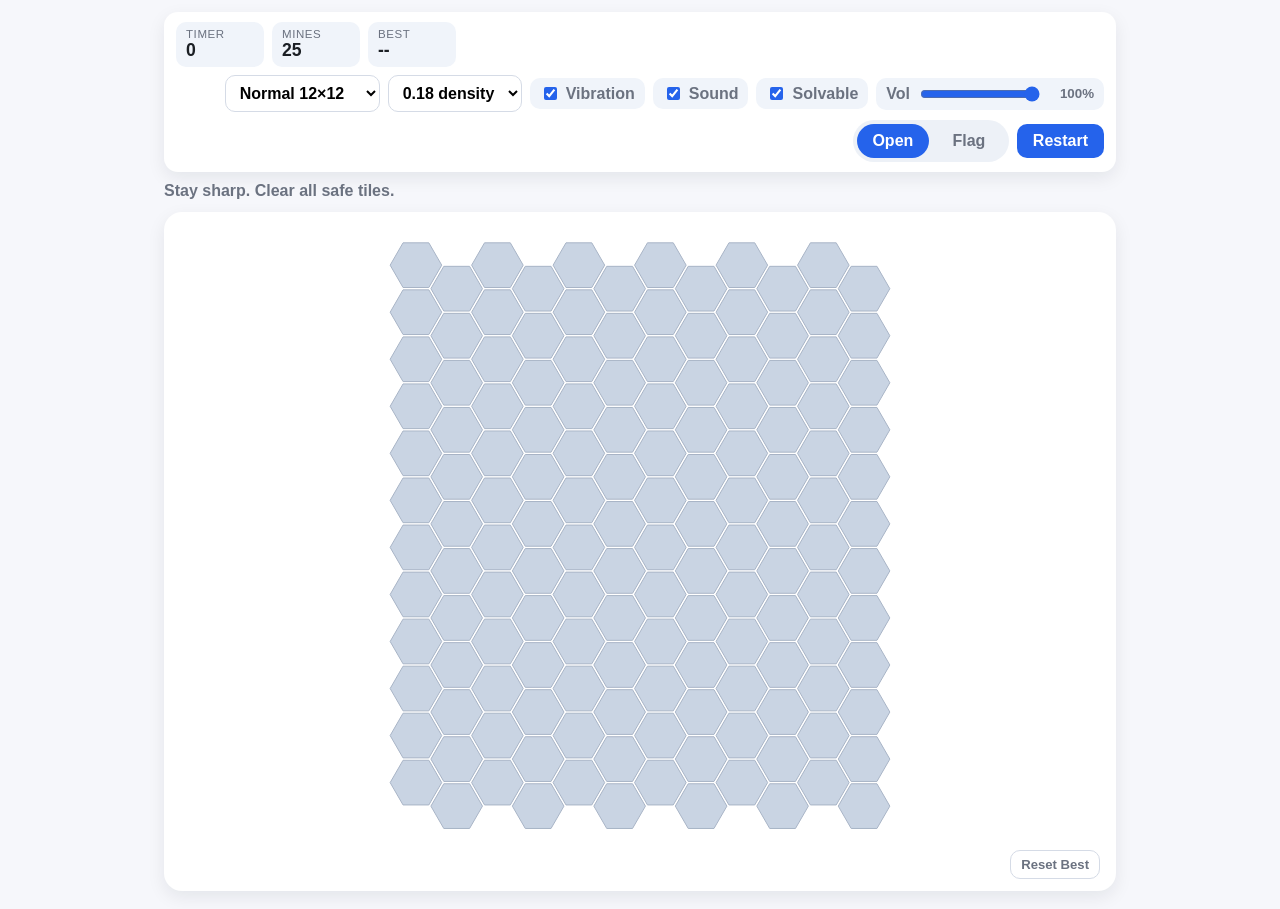
<file: games/hex-minesweeper/index.html>
<!DOCTYPE html>
<html lang="ja">
<head>
  <meta charset="UTF-8" />
  <meta name="viewport" content="width=device-width, initial-scale=1" />
  <link rel="stylesheet" href="../../shared/common.css" />
  <title>Hex Minesweeper</title>
  <style>
    :root {
      color-scheme: light;
      --bg: #f6f7fb;
      --panel: #ffffff;
      --text: #1b1f24;
      --muted: #6b7280;
      --accent: #2563eb;
      --accent-strong: #1d4ed8;
      --danger: #dc2626;
      --tile: #d9e2ec;
      --tile-closed: #c9d4e3;
      --tile-open: #f2f6fb;
      --tile-outline: #a8b4c6;
      --highlight: rgba(37, 99, 235, 0.2);
      --flag: #e11d48;
      --mine: #0f172a;
    }

    * {
      box-sizing: border-box;
      font-family: -apple-system, BlinkMacSystemFont, "Segoe UI", sans-serif;
    }

    body {
      margin: 0;
      background: var(--bg);
      color: var(--text);
      min-height: 100vh;
      display: flex;
      flex-direction: column;
      align-items: center;
    }

    .app {
      width: min(980px, 100%);
      display: flex;
      flex-direction: column;
      padding: 12px 14px 18px;
      gap: 10px;
    }

    header {
      display: flex;
      flex-wrap: wrap;
      align-items: center;
      gap: 8px;
      background: var(--panel);
      padding: 10px 12px;
      border-radius: 14px;
      box-shadow: 0 6px 18px rgba(15, 23, 42, 0.08);
    }

    .stat {
      display: flex;
      flex-direction: column;
      padding: 6px 10px;
      border-radius: 10px;
      background: #f0f4fa;
      min-width: 88px;
    }

    .stat span {
      font-size: 0.72rem;
      color: var(--muted);
      text-transform: uppercase;
      letter-spacing: 0.05em;
    }

    .stat strong {
      font-size: 1.1rem;
    }

    .controls {
      display: flex;
      flex: 1 1 auto;
      gap: 8px;
      align-items: center;
      justify-content: flex-end;
      flex-wrap: wrap;
    }

    .toggle {
      display: inline-flex;
      align-items: center;
      gap: 6px;
      padding: 6px 10px;
      border-radius: 10px;
      background: #f0f4fa;
      font-weight: 600;
      color: var(--muted);
      cursor: pointer;
      user-select: none;
    }

    .toggle input {
      accent-color: var(--accent);
      cursor: pointer;
    }

    .volume {
      display: inline-flex;
      align-items: center;
      gap: 8px;
      padding: 6px 10px;
      border-radius: 10px;
      background: #f0f4fa;
      color: var(--muted);
      font-weight: 600;
    }

    .volume input[type="range"] {
      width: 120px;
      accent-color: var(--accent);
    }

    .volume small {
      min-width: 44px;
      text-align: right;
      color: var(--muted);
      font-weight: 700;
    }

    .segmented {
      display: inline-flex;
      background: #edf1f7;
      border-radius: 999px;
      padding: 4px;
      gap: 4px;
    }

    .segmented button {
      border: none;
      background: transparent;
      padding: 8px 14px;
      border-radius: 999px;
      font-weight: 600;
      color: var(--muted);
      cursor: pointer;
      min-width: 72px;
    }

    .segmented button.active {
      background: var(--accent);
      color: #fff;
    }

    button.primary {
      border: none;
      background: var(--accent);
      color: #fff;
      padding: 8px 16px;
      border-radius: 10px;
      font-weight: 600;
      cursor: pointer;
    }

    button.primary:active {
      background: var(--accent-strong);
    }

    button.secondary {
      border: 1px solid #d5dbe6;
      background: #fff;
      color: var(--muted);
      padding: 6px 10px;
      border-radius: 10px;
      font-weight: 600;
      cursor: pointer;
      font-size: 0.82rem;
    }

    select {
      border-radius: 10px;
      border: 1px solid #d5dbe6;
      padding: 8px 10px;
      background: #fff;
      font-weight: 600;
    }

    .status {
      font-weight: 600;
      color: var(--muted);
      min-height: 20px;
    }

    .status.win {
      color: #15803d;
    }

    .status.lose {
      color: var(--danger);
    }

    .sr-only {
      position: absolute;
      width: 1px;
      height: 1px;
      padding: 0;
      margin: -1px;
      overflow: hidden;
      clip: rect(0, 0, 0, 0);
      white-space: nowrap;
      border: 0;
    }

    .canvas-wrap {
      background: var(--panel);
      border-radius: 18px;
      box-shadow: 0 6px 18px rgba(15, 23, 42, 0.08);
      padding: 10px;
      flex: 1;
      display: flex;
      flex-direction: column;
      gap: 8px;
    }

    canvas {
      width: 100%;
      height: min(75vh, 620px);
      display: block;
      border-radius: 12px;
      touch-action: none;
      outline: none; /* キーボード操作時は独自のフォーカス表示を描画する。 */
    }

    .footer {
      display: flex;
      justify-content: flex-end;
      padding: 0 6px 2px;
    }

    @media (max-width: 600px) {
      header {
        padding: 8px 10px;
      }

      .stat {
        min-width: 76px;
      }

      .segmented button {
        min-width: 64px;
        padding: 6px 12px;
      }

      canvas {
        height: min(56vh, 520px);
      }

      .volume input[type="range"] {
        width: 96px;
      }
    }
  </style>
  <meta name="theme-color" content="#5b6cff" />
  <link rel="manifest" href="../../manifest.webmanifest" />
  <link rel="icon" href="../../icons/icon.svg" type="image/svg+xml" />
  <link rel="apple-touch-icon" href="../../icons/icon.svg" />

</head>
<body>
  <div class="app">
    <header>
      <div class="stat">
        <span>Timer</span>
        <strong id="timer">0</strong>
      </div>
      <div class="stat">
        <span>Mines</span>
        <strong id="mines">0</strong>
      </div>
      <div class="stat">
        <span>Best</span>
        <strong id="best">--</strong>
      </div>
      <div class="controls">
        <select id="size-select">
          <option value="12x12" selected>Normal 12×12</option>
          <option value="16x16">Hard 16×16</option>
          <option value="20x18">Expert 20×18</option>
          <option value="24x20">Master 24×20</option>
          <option value="28x20">Extreme 28×20</option>
        </select>
        <select id="density-select">
          <option value="0.14">0.14 density</option>
          <option value="0.18" selected>0.18 density</option>
          <option value="0.22">0.22 density</option>
          <option value="0.26">0.26 density</option>
          <option value="0.30">0.30 density</option>
        </select>

        <label class="toggle" for="vibration-toggle">
          <input id="vibration-toggle" type="checkbox" />
          Vibration
        </label>

        <label class="toggle" for="sound-toggle">
          <input id="sound-toggle" type="checkbox" />
          Sound
        </label>

        <label class="toggle" for="solvable-toggle">
          <input id="solvable-toggle" type="checkbox" />
          Solvable
        </label>

        <div class="volume" title="Sound volume">
          <span>Vol</span>
          <input id="volume-slider" type="range" min="0" max="100" step="1" />
          <small id="volume-label">100%</small>
        </div>

        <div class="segmented" role="group" aria-label="Mode toggle">
          <button id="mode-open" class="active" type="button">Open</button>
          <button id="mode-flag" type="button">Flag</button>
        </div>
        <button id="restart" class="primary" type="button">Restart</button>
      </div>
    </header>

    <div class="status" id="status" aria-live="polite"></div>
    <div id="a11y-live" class="sr-only" aria-live="polite"></div>

    <div class="canvas-wrap">
      <canvas id="board" width="800" height="600" tabindex="0" aria-label="Hex Minesweeper board. Arrow keys move. Enter opens. F toggles flag. R restarts. M toggles mode. Double-tap resets view on touch."></canvas>
      <div class="footer">
        <button id="reset-best" class="secondary" type="button">Reset Best</button>
      </div>
    </div>
  </div>

  <script src="../../shared/storage.js"></script>
<script src="../../shared/audio.js"></script>
<script>
    const canvas = document.getElementById('board');
    const ctx = canvas.getContext('2d');

    const timerEl = document.getElementById('timer');
    const minesEl = document.getElementById('mines');
    const bestEl = document.getElementById('best');
    const statusEl = document.getElementById('status');

    const modeOpenBtn = document.getElementById('mode-open');
    const modeFlagBtn = document.getElementById('mode-flag');

    const restartBtn = document.getElementById('restart');
    const resetBestBtn = document.getElementById('reset-best');

    const sizeSelect = document.getElementById('size-select');
    const densitySelect = document.getElementById('density-select');

    const vibrationToggle = document.getElementById('vibration-toggle');
    const soundToggle = document.getElementById('sound-toggle');
    const solvableToggle = document.getElementById('solvable-toggle');

    const volumeSlider = document.getElementById('volume-slider');
    const volumeLabel = document.getElementById('volume-label');

    const a11yLiveEl = document.getElementById('a11y-live');

    const EVEN_COL_DIRS = [
      [1, 0],
      [0, -1],
      [-1, -1],
      [-1, 0],
      [0, 1],
      [1, -1]
    ];

    const ODD_COL_DIRS = [
      [1, 1],
      [1, 0],
      [-1, 0],
      [-1, 1],
      [0, 1],
      [0, -1]
    ];

    let winFx = null;
    const winFxDuration = 2000;

    let boomFx = null;
    const boomFxDuration = 900;

    let chordFailFx = null;
    const chordFailDuration = 180;

    const VIBRATION_STORAGE_KEY = 'hexMines:vibration';
    const SOUND_STORAGE_KEY = 'hexMines:sound';
    const VOLUME_STORAGE_KEY = 'hexMines:volume';
    const SOLVABLE_STORAGE_KEY = 'hexMines:solvable';

    // 最後に選んだ盤面サイズと地雷密度を保存する。
    const LAST_SIZE_STORAGE_KEY = 'hexMines:lastSize';
    const LAST_DENSITY_STORAGE_KEY = 'hexMines:lastDensity';

    const LONG_PRESS_MS = 420;
    const LONG_PRESS_MOVE_PX = 10;

    let audioContext = null;
    let audioUnlocked = false;

    const resetBestState = {
      armed: false,
      timeoutId: null,
      defaultLabel: resetBestBtn.textContent
    };

    // タップ直後にキーボード用フォーカスを出さないため入力種別を記録する。
    let lastInteraction = 'pointer'; // 'pointer' | 'keyboard'
    document.addEventListener('keydown', () => { lastInteraction = 'keyboard'; }, { passive: true, capture: true });

    // ---------- 盤面設定の保存 ----------
    function safeGet(key) {
      try { return SafeStorage.get(key); } catch (_) { return null; }
    }
    function safeSet(key, value) {
      try { SafeStorage.set(key, value); } catch (_) {}
    }
    function hasOptionValue(selectEl, value) {
      return Array.from(selectEl.options).some(opt => opt.value === value);
    }
    function setSelectValueIfExists(selectEl, value) {
      if (value == null) return false;
      if (!hasOptionValue(selectEl, value)) return false;
      selectEl.value = value;
      return true;
    }
    function findClosestNumericOption(selectEl, target) {
      const opts = Array.from(selectEl.options)
        .map(o => ({ value: o.value, num: Number.parseFloat(o.value) }))
        .filter(o => Number.isFinite(o.num));
      if (!opts.length || !Number.isFinite(target)) return null;
      let best = opts[0];
      let bestDist = Math.abs(best.num - target);
      for (const o of opts) {
        const d = Math.abs(o.num - target);
        if (d < bestDist) { best = o; bestDist = d; }
      }
      return best.value;
    }
    function applyPersistedConfigToControls() {
      const savedSize = safeGet(LAST_SIZE_STORAGE_KEY);
      const savedDensityRaw = safeGet(LAST_DENSITY_STORAGE_KEY);

      // size: exact match only
      setSelectValueIfExists(sizeSelect, savedSize);

      // density: try exact, else closest numeric option
      if (!setSelectValueIfExists(densitySelect, savedDensityRaw)) {
        const parsed = Number.parseFloat(savedDensityRaw);
        const closest = findClosestNumericOption(densitySelect, parsed);
        if (closest) densitySelect.value = closest;
      }
    }
    function rememberCurrentConfigFromControls() {
      safeSet(LAST_SIZE_STORAGE_KEY, sizeSelect.value);
      safeSet(LAST_DENSITY_STORAGE_KEY, densitySelect.value);
    }

    class Game {
      constructor() {
        this.mode = 'open';
        this.triggeredMine = null;
        this.reset(getConfigFromControls());
      }

      reset({ W, H, density }) {
        this.W = W;
        this.H = H;
        this.density = density;
        this.totalMines = Math.max(1, Math.floor(W * H * density));
        this.board = [];
        for (let row = 0; row < H; row++) {
          const rowCells = [];
          for (let col = 0; col < W; col++) {
            rowCells.push({ col, row, isMine: false, number: 0, state: 'closed', wrongFlag: false });
          }
          this.board.push(rowCells);
        }
        this.started = false;
        this.gameOver = false;
        this.win = false;
        this.flags = 0;
        this.firstCell = null;
        this.startTime = null;
        this.elapsed = 0;
        this.timerId = null;
        this.highlight = null;
        this.triggeredMine = null;
        winFx = null;
        boomFx = null;
        chordFailFx = null;

        // リセット時は常に盤面を表示領域へ収める。
        if (game) {
          fitBoard();
          requestRender();
          updateUI();
        }
      }

      cell(col, row) {
        if (col < 0 || col >= this.W || row < 0 || row >= this.H) return null;
        return this.board[row][col];
      }

      neighbors(col, row) {
        const dirs = col % 2 === 0 ? EVEN_COL_DIRS : ODD_COL_DIRS;
        return dirs.map(([dc, dr]) => this.cell(col + dc, row + dr)).filter(Boolean);
      }

      placeMinesSafe(startCell) {
        const forbidden = new Set();
        forbidden.add(`${startCell.col},${startCell.row}`);
        this.neighbors(startCell.col, startCell.row).forEach(cell => {
          forbidden.add(`${cell.col},${cell.row}`);
        });

        const candidates = [];
        for (let row = 0; row < this.H; row++) {
          for (let col = 0; col < this.W; col++) {
            const key = `${col},${row}`;
            if (!forbidden.has(key)) {
              candidates.push(this.board[row][col]);
            }
          }
        }

        const minesToPlace = Math.min(this.totalMines, candidates.length);
        const maxAttempts = solvableToggle.checked ? 30 : 1;
        const generationStartedAt = performance.now();
        if (solvableToggle.checked) {
          statusEl.textContent = "解ける盤面を生成中...";
        }
        for (let attempt = 0; attempt < maxAttempts; attempt++) {
          for (let row = 0; row < this.H; row++) {
            for (let col = 0; col < this.W; col++) {
              this.board[row][col].isMine = false;
            }
          }
          shuffle(candidates);
          for (let i = 0; i < minesToPlace; i++) {
            candidates[i].isMine = true;
          }
          this.totalMines = minesToPlace;
          this.computeNumbers();
          if (!solvableToggle.checked || isSolvableByLogic(this, startCell)) {
            break;
          }
          if (performance.now() - generationStartedAt > 120) {
            statusEl.textContent = "生成が重いため通常盤面で開始します。";
            break;
          }
        }
      }

      computeNumbers() {
        for (let row = 0; row < this.H; row++) {
          for (let col = 0; col < this.W; col++) {
            const cell = this.board[row][col];
            if (cell.isMine) cell.number = 0;
            else cell.number = this.neighbors(col, row).filter(n => n.isMine).length;
          }
        }
      }

      toggleFlag(cell) {
        if (this.gameOver || cell.state === 'open') return;

        let changed = false;
        if (cell.state === 'flag') {
          cell.state = 'closed';
          this.flags = Math.max(0, this.flags - 1);
          changed = true;
        } else if (cell.state === 'closed') {
          cell.state = 'flag';
          this.flags += 1;
          changed = true;
        }

        if (changed) {
          vibrateFlag();
          playFlag();
          announceCellAction(cell, cell.state === 'flag' ? 'Flag set' : 'Flag removed');
        }
        updateUI();
      }

      openCell(cell, options = {}) {
        if (this.gameOver || cell.state !== 'closed') return;

        if (!this.started) {
          this.started = true;
          this.firstCell = cell;
          this.placeMinesSafe(cell);
          this.startTimer();
        }

        if (cell.isMine) {
          cell.state = 'open';
          this.gameOver = true;
          this.triggeredMine = { col: cell.col, row: cell.row };
          this.revealMines();
          this.markWrongFlags();
          this.stopTimer();

          startBoomFx(cell.col, cell.row);

          vibrateBoom();
          playBoom();
          announceCellAction(cell, 'Boom. Mine');

          updateUI();
          return;
        }

        if (!options.silent) {
          vibrateOpen();
          playOpen();
        }

        this.floodOpen(cell);

        if (!options.silent) {
          announceCellAction(cell, cell.number > 0 ? `Opened. ${cell.number} nearby` : 'Opened. Empty');
        }

        this.checkWin();
      }

      chord(cell) {
        if (this.gameOver) return { openedCount: 0, flagMatch: false };
        if (cell.state !== 'open' || cell.number <= 0) return { openedCount: 0, flagMatch: false };

        const neighbors = this.neighbors(cell.col, cell.row);
        const flagCount = neighbors.filter(n => n.state === 'flag').length;
        if (flagCount !== cell.number) {
          return { openedCount: 0, flagMatch: false };
        }

        let openedCount = 0;
        for (const n of neighbors) {
          if (n.state === 'closed') {
            openedCount += 1;
            this.openCell(n, { silent: true });
            if (this.gameOver) break;
          }
        }

        return { openedCount, flagMatch: true };
      }

      floodOpen(startCell) {
        const queue = [startCell];
        while (queue.length) {
          const cell = queue.shift();
          if (cell.state !== 'closed') continue;

          cell.state = 'open';
          if (cell.number === 0) {
            this.neighbors(cell.col, cell.row).forEach(n => {
              if (n.state === 'closed') queue.push(n);
            });
          }
        }
      }

      revealMines() {
        for (let row = 0; row < this.H; row++) {
          for (let col = 0; col < this.W; col++) {
            const cell = this.board[row][col];
            if (cell.isMine) cell.state = 'open';
          }
        }
      }

      markWrongFlags() {
        for (let row = 0; row < this.H; row++) {
          for (let col = 0; col < this.W; col++) {
            const cell = this.board[row][col];
            if (cell.state === 'flag' && !cell.isMine) {
              cell.wrongFlag = true;
            }
          }
        }
      }

      checkWin() {
        let openCount = 0;
        let safeCount = 0;

        for (let row = 0; row < this.H; row++) {
          for (let col = 0; col < this.W; col++) {
            const cell = this.board[row][col];
            if (!cell.isMine) safeCount++;
            if (cell.state === 'open' && !cell.isMine) openCount++;
          }
        }

        if (openCount === safeCount && !this.gameOver) {
          this.gameOver = true;
          this.win = true;
          this.stopTimer();
          maybeUpdateBestTime(this.elapsed);
          startWinFx();
          vibrateClear();
          playClear();
          announceMessage('Clear. You win.');
          updateUI();
        }
      }

      startTimer() {
        this.startTime = performance.now();
        this.timerId = setInterval(() => {
          this.elapsed = Math.floor((performance.now() - this.startTime) / 1000);
          timerEl.textContent = this.elapsed;
        }, 250);
      }

      stopTimer() {
        if (this.timerId) {
          clearInterval(this.timerId);
          this.timerId = null;
        }
      }
    }

    let game = null;

    const renderer = {
      size: 24,
      originX: 0,
      originY: 0,
      hoverCell: null,
      pressPreviewCell: null,
      keyboardCell: null,
      needsRender: true
    };

    const camera = {
      scale: 1,
      tx: 0,
      ty: 0
    };

    const pointerState = {
      pointers: new Map(),
      gestureActive: false,
      gesturePointerIds: new Set(),
      startDist: 0,
      startScale: 1,
      startMid: { x: 0, y: 0 },
      worldMidStart: { x: 0, y: 0 },
      startTx: 0,
      startTy: 0,
      suppressTap: false,
      startPoints: new Map(),
      pressPreviewId: null,
      lastTapTime: 0,
      lastTapPos: null,
      longPressTimerId: null,
      longPressPointerId: null,
      longPressStart: null,
      longPressCell: null,
      longPressTriggered: false
    };

    let longPressFx = null;
    let isKeyboardActive = false;

    let lastCanvasCssW = 0;
    let lastCanvasCssH = 0;
    let lastDpr = 0;

    function getConfigFromControls() {
      const [W, H] = sizeSelect.value.split('x').map(Number);
      const density = parseFloat(densitySelect.value);
      return { W, H, density };
    }

    function configKey({ W, H, density }) {
      return `${W}x${H}_${density.toFixed(3)}`;
    }

    function storageKey(config) {
      return `myGames:hexMinesweeper:bestTime:${configKey(config)}:v1`;
    }

    function getBestTime(config) {
      const stored = SafeStorage.get(storageKey(config));
      if (!stored) return null;
      const value = Number.parseInt(stored, 10);
      return Number.isFinite(value) ? value : null;
    }

    function setBestTime(config, value) {
      SafeStorage.set(storageKey(config), value.toString());
    }

    function maybeUpdateBestTime(elapsed) {
      const config = { W: game.W, H: game.H, density: game.density };
      const best = getBestTime(config);
      if (best === null || elapsed < best) setBestTime(config, elapsed);
    }

    function getVibrationEnabled() {
      const stored = SafeStorage.get(VIBRATION_STORAGE_KEY);
      if (stored === null) return true;
      return stored === '1';
    }

    function setVibrationEnabled(isEnabled) {
      SafeStorage.set(VIBRATION_STORAGE_KEY, isEnabled ? '1' : '0');
    }

    function getSoundEnabled() {
      const stored = SafeStorage.get(SOUND_STORAGE_KEY);
      if (stored === null) return true;
      return stored === '1';
    }

    function setSoundEnabled(isEnabled) {
      SafeStorage.set(SOUND_STORAGE_KEY, isEnabled ? '1' : '0');
    }

    function getSolvableEnabled() {
      const stored = SafeStorage.get(SOLVABLE_STORAGE_KEY);
      if (stored === null) return true;
      return stored === '1';
    }

    function setSolvableEnabled(isEnabled) {
      SafeStorage.set(SOLVABLE_STORAGE_KEY, isEnabled ? '1' : '0');
    }

    function clamp01(v) {
      return Math.max(0, Math.min(1, v));
    }

    function getVolume() {
      const stored = SafeStorage.get(VOLUME_STORAGE_KEY);
      if (stored === null) return 1;
      const v = Number.parseFloat(stored);
      return Number.isFinite(v) ? clamp01(v) : 1;
    }

    function setVolume(v01) {
      SafeStorage.set(VOLUME_STORAGE_KEY, clamp01(v01).toString());
    }

    function applyVolumeUI(v01) {
      const pct = Math.round(clamp01(v01) * 100);
      volumeSlider.value = String(pct);
      volumeLabel.textContent = `${pct}%`;
    }

    function masterVolume() {
      const v = getVolume();
      return Math.pow(v, 2);
    }

    function maybeVibrate(pattern) {
      if (!vibrationToggle.checked) return;
      if (navigator.vibrate) navigator.vibrate(pattern);
    }

    function vibrateOpen() { maybeVibrate([30]); }
    function vibrateFlag() { maybeVibrate([30, 60, 30]); }
    function vibrateBoom() { maybeVibrate([30, 40, 30, 40, 60, 60, 120, 60, 180]); }
    function vibrateClear() { maybeVibrate([20, 40, 20, 40, 60]); }
    function vibrateChordSuccess() { maybeVibrate([18, 28, 18]); }
    function vibrateChordFail() { maybeVibrate([80]); }

    // ---------- Sound engine ----------
    function getAudioContext() {
      if (!audioContext) {
        audioContext = new (window.AudioContext || window.webkitAudioContext)();
      }
      return audioContext;
    }

    function unlockAudioNow() {
      if (audioUnlocked) return;
      if (!soundToggle.checked) return;

      const ctx = getAudioContext();

      try {
        if (ctx.state === 'suspended') {
          ctx.resume();
        }
      } catch (err) {}

      try {
        const osc = ctx.createOscillator();
        const gain = ctx.createGain();
        osc.type = 'sine';
        gain.gain.value = 0.0001;
        osc.connect(gain);
        gain.connect(ctx.destination);
        const now = ctx.currentTime;
        osc.start(now);
        osc.stop(now + 0.01);
      } catch (err) {}

      audioUnlocked = true;
    }

    document.addEventListener('pointerdown', () => unlockAudioNow(), { passive: true, once: true });
    document.addEventListener('keydown', () => unlockAudioNow(), { passive: true, once: true });

    function playTone({
      freq,
      durationMs,
      type = 'sine',
      gain = 0.2,
      attackMs = 5,
      decayMs = 40,
      freqEnd = null,
      startTime = null
    }) {
      if (!soundToggle.checked) return;
      const ctx = getAudioContext();
      const now = ctx.currentTime;
      const start = startTime ?? now;

      const vol = masterVolume();
      const g = Math.max(0.0001, gain * vol);

      const osc = ctx.createOscillator();
      const amp = ctx.createGain();

      osc.type = type;
      osc.frequency.setValueAtTime(freq, start);
      if (freqEnd) {
        osc.frequency.exponentialRampToValueAtTime(freqEnd, start + durationMs / 1000);
      }

      amp.gain.setValueAtTime(0.0001, start);
      const attack = Math.max(0.001, attackMs / 1000);
      amp.gain.exponentialRampToValueAtTime(g, start + attack);

      const endTime = start + durationMs / 1000;
      const decay = Math.max(0.001, decayMs / 1000);
      amp.gain.exponentialRampToValueAtTime(0.0001, Math.max(start + attack, endTime - decay));

      osc.connect(amp);
      amp.connect(ctx.destination);
      osc.start(start);
      osc.stop(endTime + 0.02);
    }

    function playNoise({ durationMs, gain = 0.12, startTime = null }) {
      if (!soundToggle.checked) return;
      const ctx = getAudioContext();
      const now = ctx.currentTime;
      const start = startTime ?? now;

      const vol = masterVolume();
      const g = Math.max(0.0001, gain * vol);

      const bufferSize = Math.max(1, Math.floor(ctx.sampleRate * (durationMs / 1000)));
      const buffer = ctx.createBuffer(1, bufferSize, ctx.sampleRate);
      const data = buffer.getChannelData(0);

      for (let i = 0; i < bufferSize; i++) {
        const env = 1 - i / bufferSize;
        data[i] = (Math.random() * 2 - 1) * env;
      }

      const source = ctx.createBufferSource();
      const amp = ctx.createGain();
      source.buffer = buffer;

      amp.gain.setValueAtTime(g, start);
      amp.gain.exponentialRampToValueAtTime(0.0001, start + durationMs / 1000);

      source.connect(amp);
      amp.connect(ctx.destination);

      source.start(start);
      source.stop(start + durationMs / 1000 + 0.02);
    }

    function playOpen() {
      if (!soundToggle.checked) return;
      unlockAudioNow();
      playTone({ freq: 1040, durationMs: 42, type: 'triangle', gain: 0.16, attackMs: 4, decayMs: 30 });
    }

    function playFlag() {
      if (!soundToggle.checked) return;
      unlockAudioNow();
      const ctx = getAudioContext();
      const base = ctx.currentTime + 0.01;
      playTone({ freq: 920, durationMs: 40, type: 'triangle', gain: 0.16, attackMs: 4, decayMs: 28, startTime: base });
      playTone({ freq: 1200, durationMs: 40, type: 'triangle', gain: 0.16, attackMs: 4, decayMs: 28, startTime: base + 0.075 });
    }

    function playBoom() {
      if (!soundToggle.checked) return;
      unlockAudioNow();
      const ctx = getAudioContext();
      const base = ctx.currentTime + 0.01;

      playTone({
        freq: 170,
        freqEnd: 70,
        durationMs: 360,
        type: 'sine',
        gain: 0.34,
        attackMs: 4,
        decayMs: 300,
        startTime: base
      });

      playNoise({ durationMs: 160, gain: 0.18, startTime: base + 0.01 });

      playTone({
        freq: 110,
        freqEnd: 90,
        durationMs: 220,
        type: 'triangle',
        gain: 0.22,
        attackMs: 2,
        decayMs: 190,
        startTime: base + 0.08
      });
    }

    function playClear() {
      if (!soundToggle.checked) return;
      unlockAudioNow();
      const ctx = getAudioContext();
      const base = ctx.currentTime + 0.02;
      playTone({ freq: 880, durationMs: 85, type: 'sine', gain: 0.18, attackMs: 6, decayMs: 65, startTime: base });
      playTone({ freq: 1100, durationMs: 85, type: 'sine', gain: 0.18, attackMs: 6, decayMs: 65, startTime: base + 0.09 });
      playTone({ freq: 1320, durationMs: 125, type: 'sine', gain: 0.20, attackMs: 6, decayMs: 95, startTime: base + 0.18 });
    }

    function playChordSuccess() {
      if (!soundToggle.checked) return;
      unlockAudioNow();
      const ctx = getAudioContext();
      const base = ctx.currentTime + 0.01;
      playTone({ freq: 880, durationMs: 45, type: 'triangle', gain: 0.18, startTime: base });
      playTone({ freq: 1100, durationMs: 45, type: 'triangle', gain: 0.18, startTime: base + 0.012 });
      playTone({ freq: 1320, durationMs: 45, type: 'triangle', gain: 0.18, startTime: base + 0.024 });
    }

    function playChordFail() {
      if (!soundToggle.checked) return;
      unlockAudioNow();
      playTone({ freq: 220, durationMs: 55, type: 'sine', gain: 0.12, attackMs: 6, decayMs: 40 });
    }

    // ---------- Rendering / Layout ----------
    function resizeCanvas(force = false) {
      const rect = canvas.getBoundingClientRect();
      const dpr = window.devicePixelRatio || 1;
      const cssW = rect.width;
      const cssH = rect.height;

      const sizeChanged =
        Math.abs(cssW - lastCanvasCssW) >= 1 ||
        Math.abs(cssH - lastCanvasCssH) >= 1 ||
        dpr !== lastDpr;

      if (!force && !sizeChanged) return;

      lastCanvasCssW = cssW;
      lastCanvasCssH = cssH;
      lastDpr = dpr;

      canvas.width = Math.round(cssW * dpr);
      canvas.height = Math.round(cssH * dpr);
      ctx.setTransform(dpr, 0, 0, dpr, 0, 0);

      fitBoard();
      requestRender();
    }

    function fitBoard() {
      const padding = 16;
      const cw = canvas.clientWidth;
      const ch = canvas.clientHeight;

      const usableW = Math.max(0, cw - padding * 2);
      const usableH = Math.max(0, ch - padding * 2);

      const widthCoeff = 1.5 * (game.W - 1) + 2;
      const heightCoeff = Math.sqrt(3) * (game.H + 0.5);

      const sizeX = usableW / widthCoeff;
      const sizeY = usableH / heightCoeff;

      renderer.size = Math.max(4, Math.min(sizeX, sizeY));

      const stepX = 1.5 * renderer.size;
      const stepY = Math.sqrt(3) * renderer.size;
      const totalW = stepX * (game.W - 1) + 2 * renderer.size;
      const totalH = stepY * (game.H + 0.5);

      renderer.originX = padding + (usableW - totalW) / 2 + renderer.size;
      renderer.originY = padding + (usableH - totalH) / 2 + renderer.size;

      camera.scale = 1;
      camera.tx = 0;
      camera.ty = 0;
    }

    function offsetToPixel(col, row) {
      const stepX = 1.5 * renderer.size;
      const stepY = Math.sqrt(3) * renderer.size;
      const x = renderer.originX + stepX * col;
      const y = renderer.originY + stepY * (row + 0.5 * (col % 2));
      return { x, y };
    }

    function pixelToCell(x, y) {
      const stepX = 1.5 * renderer.size;
      const stepY = Math.sqrt(3) * renderer.size;
      const q = (x - renderer.originX) / stepX;
      const r = (y - renderer.originY) / stepY - q / 2;
      const cube = cubeRound(q, -q - r, r);
      const col = cube.x;
      const row = cube.z + (cube.x - (cube.x & 1)) / 2;
      if (col < 0 || col >= game.W || row < 0 || row >= game.H) return null;
      return { col, row };
    }

    function cubeRound(x, y, z) {
      let rx = Math.round(x);
      let ry = Math.round(y);
      let rz = Math.round(z);

      const dx = Math.abs(rx - x);
      const dy = Math.abs(ry - y);
      const dz = Math.abs(rz - z);

      if (dx > dy && dx > dz) {
        rx = -ry - rz;
      } else if (dy > dz) {
        ry = -rx - rz;
      } else {
        rz = -rx - ry;
      }

      return { x: rx, y: ry, z: rz };
    }

    function drawHex(x, y, size, fillStyle, strokeStyle, lineWidth = 1) {
      ctx.beginPath();
      for (let i = 0; i < 6; i++) {
        const angle = Math.PI / 180 * (60 * i + 60);
        const px = x + size * Math.cos(angle);
        const py = y + size * Math.sin(angle);
        if (i === 0) ctx.moveTo(px, py);
        else ctx.lineTo(px, py);
      }
      ctx.closePath();
      ctx.fillStyle = fillStyle;
      ctx.fill();
      ctx.strokeStyle = strokeStyle;
      ctx.lineWidth = lineWidth;
      ctx.stroke();
    }

    function drawFlag(x, y, size, alpha = 1) {
      ctx.save();
      ctx.globalAlpha = alpha;
      ctx.strokeStyle = '#111827';
      ctx.lineWidth = Math.max(2, size * 0.12);
      ctx.beginPath();
      ctx.moveTo(x - size * 0.1, y + size * 0.35);
      ctx.lineTo(x - size * 0.1, y - size * 0.45);
      ctx.stroke();

      ctx.fillStyle = getComputedStyle(document.documentElement).getPropertyValue('--flag');
      ctx.beginPath();
      ctx.moveTo(x - size * 0.1, y - size * 0.45);
      ctx.lineTo(x + size * 0.55, y - size * 0.25);
      ctx.lineTo(x - size * 0.1, y - size * 0.05);
      ctx.closePath();
      ctx.fill();
      ctx.restore();
    }

    function drawMine(x, y, size) {
      ctx.fillStyle = getComputedStyle(document.documentElement).getPropertyValue('--mine');
      ctx.beginPath();
      ctx.arc(x, y, size * 0.35, 0, Math.PI * 2);
      ctx.fill();

      ctx.strokeStyle = '#111827';
      ctx.lineWidth = size * 0.08;
      ctx.beginPath();
      for (let i = 0; i < 8; i++) {
        const angle = Math.PI / 4 * i;
        const inner = size * 0.5;
        const outer = size * 0.75;
        ctx.moveTo(x + inner * Math.cos(angle), y + inner * Math.sin(angle));
        ctx.lineTo(x + outer * Math.cos(angle), y + outer * Math.sin(angle));
      }
      ctx.stroke();
    }

    function drawCross(x, y, size) {
      ctx.save();
      ctx.strokeStyle = '#dc2626';
      ctx.lineWidth = Math.max(2, size * 0.14);
      ctx.beginPath();
      ctx.moveTo(x - size * 0.35, y - size * 0.35);
      ctx.lineTo(x + size * 0.35, y + size * 0.35);
      ctx.moveTo(x - size * 0.35, y + size * 0.35);
      ctx.lineTo(x + size * 0.35, y - size * 0.35);
      ctx.stroke();
      ctx.restore();
    }

    function drawNumber(x, y, number) {
      const colors = {
        1: '#2563eb',
        2: '#16a34a',
        3: '#dc2626',
        4: '#7c3aed',
        5: '#b45309',
        6: '#0f172a'
      };
      ctx.fillStyle = colors[number] || '#334155';
      ctx.font = `600 ${renderer.size * 0.85}px -apple-system, BlinkMacSystemFont, "Segoe UI", sans-serif`;
      ctx.textAlign = 'center';
      ctx.textBaseline = 'middle';
      ctx.fillText(number.toString(), x, y + 1);
    }

    function getCss(name) {
      return getComputedStyle(document.documentElement).getPropertyValue(name).trim();
    }

    function requestRender() {
      renderer.needsRender = true;
    }

    // ---------- Win FX ----------
    function startWinFx() {
      const centerX = canvas.clientWidth / 2;
      const centerY = canvas.clientHeight / 2;
      const colors = ['#2563eb', '#16a34a', '#dc2626', '#f59e0b', '#7c3aed', '#0ea5e9'];
      const particles = Array.from({ length: 42 }, () => {
        const angle = Math.random() * Math.PI * 2;
        const speed = 80 + Math.random() * 140;
        return {
          x: centerX,
          y: centerY,
          vx: Math.cos(angle) * speed,
          vy: Math.sin(angle) * speed - 40,
          size: 4 + Math.random() * 4,
          color: colors[Math.floor(Math.random() * colors.length)],
          rotation: Math.random() * Math.PI
        };
      });
      winFx = { start: performance.now(), particles };
      requestRender();
    }

    function renderWinFx() {
      if (!winFx) return;
      const now = performance.now();
      const elapsed = (now - winFx.start) / 1000;
      const duration = winFxDuration / 1000;
      if (elapsed > duration) {
        winFx = null;
        return;
      }

      const progress = elapsed / duration;
      const alpha = Math.max(0, 1 - progress);
      const centerX = canvas.clientWidth / 2;
      const centerY = canvas.clientHeight / 2;
      const popPhase = Math.min(progress / 0.25, 1);
      const popScale = 1 + Math.sin(popPhase * Math.PI) * 0.2;

      ctx.save();
      ctx.globalAlpha = alpha;
      ctx.fillStyle = '#15803d';
      ctx.font = `700 ${48 * popScale}px -apple-system, BlinkMacSystemFont, "Segoe UI", sans-serif`;
      ctx.textAlign = 'center';
      ctx.textBaseline = 'middle';
      ctx.shadowColor = 'rgba(15, 23, 42, 0.15)';
      ctx.shadowBlur = 12;
      ctx.fillText('CLEAR!', centerX, centerY - 10);
      ctx.restore();

      const gravity = 140;
      winFx.particles.forEach(p => {
        const px = p.x + p.vx * elapsed;
        const py = p.y + p.vy * elapsed + 0.5 * gravity * elapsed * elapsed;
        ctx.save();
        ctx.globalAlpha = alpha;
        ctx.translate(px, py);
        ctx.rotate(p.rotation + elapsed * 3);
        ctx.fillStyle = p.color;
        ctx.fillRect(-p.size / 2, -p.size / 2, p.size, p.size * 1.4);
        ctx.restore();
      });

      ctx.save();
      ctx.globalAlpha = alpha * 0.6;
      ctx.strokeStyle = '#22c55e';
      ctx.lineWidth = 2;
      const ringRadius = 40 + 120 * progress;
      ctx.beginPath();
      ctx.arc(centerX, centerY, ringRadius, 0, Math.PI * 2);
      ctx.stroke();
      ctx.restore();
    }

    // ---------- Boom FX ----------
    function startBoomFx(col, row) {
      const center = offsetToPixel(col, row);
      const colors = ['#ef4444', '#f97316', '#f59e0b', '#fb7185', '#dc2626'];

      const particles = Array.from({ length: 54 }, () => {
        const angle = Math.random() * Math.PI * 2;
        const speed = 120 + Math.random() * 260;
        return {
          x: center.x,
          y: center.y,
          vx: Math.cos(angle) * speed,
          vy: Math.sin(angle) * speed - 30,
          size: 3 + Math.random() * 5,
          color: colors[Math.floor(Math.random() * colors.length)],
          rotation: Math.random() * Math.PI
        };
      });

      boomFx = {
        start: performance.now(),
        cx: center.x,
        cy: center.y,
        particles
      };

      requestRender();
    }

    function boomShakeOffset() {
      if (!boomFx) return { x: 0, y: 0 };
      const t = (performance.now() - boomFx.start) / boomFxDuration;
      if (t < 0 || t > 1) return { x: 0, y: 0 };
      const strength = (1 - t) * 10;
      return {
        x: (Math.random() * 2 - 1) * strength,
        y: (Math.random() * 2 - 1) * strength
      };
    }

    function startChordFailFx(cell) {
      chordFailFx = { col: cell.col, row: cell.row, start: performance.now() };
      requestRender();
    }

    function chordFailOffset(cell) {
      if (!chordFailFx) return 0;
      if (cell.col !== chordFailFx.col || cell.row !== chordFailFx.row) return 0;
      const t = (performance.now() - chordFailFx.start) / chordFailDuration;
      if (t < 0 || t > 1) {
        chordFailFx = null;
        return 0;
      }
      const easeOut = 1 - t;
      return Math.sin(t * Math.PI * 8) * 4 * easeOut;
    }

    function renderBoomFx() {
      if (!boomFx) return;

      const now = performance.now();
      const elapsed = (now - boomFx.start) / 1000;
      const duration = boomFxDuration / 1000;

      if (elapsed > duration) {
        boomFx = null;
        return;
      }

      const progress = elapsed / duration;
      const alpha = Math.max(0, 1 - progress);

      ctx.save();
      ctx.globalAlpha = 0.18 * alpha;
      ctx.fillStyle = '#ef4444';
      ctx.fillRect(0, 0, canvas.clientWidth, canvas.clientHeight);
      ctx.restore();

      const ring = 18 + 220 * progress;
      ctx.save();
      ctx.globalAlpha = 0.65 * alpha;
      ctx.strokeStyle = '#dc2626';
      ctx.lineWidth = 3;
      ctx.beginPath();
      ctx.arc(boomFx.cx, boomFx.cy, ring, 0, Math.PI * 2);
      ctx.stroke();
      ctx.restore();

      const gravity = 220;
      boomFx.particles.forEach(p => {
        const px = p.x + p.vx * elapsed;
        const py = p.y + p.vy * elapsed + 0.5 * gravity * elapsed * elapsed;

        ctx.save();
        ctx.globalAlpha = 0.9 * alpha;
        ctx.translate(px, py);
        ctx.rotate(p.rotation + elapsed * 6);
        ctx.fillStyle = p.color;
        ctx.fillRect(-p.size / 2, -p.size / 2, p.size, p.size * 1.6);
        ctx.restore();
      });
    }

    // ---------- Main render ----------
    function render() {
      if (!renderer.needsRender) return;

      ctx.clearRect(0, 0, canvas.clientWidth, canvas.clientHeight);

      const shake = boomShakeOffset();

      ctx.save();
      ctx.translate(camera.tx + shake.x, camera.ty + shake.y);
      ctx.scale(camera.scale, camera.scale);

      for (let row = 0; row < game.H; row++) {
        for (let col = 0; col < game.W; col++) {
          const cell = game.cell(col, row);
          const shakeX = chordFailOffset(cell);
          const { x, y } = offsetToPixel(col, row);
          const isHover = renderer.hoverCell && renderer.hoverCell.col === col && renderer.hoverCell.row === row;
          const isPressPreview = renderer.pressPreviewCell &&
            renderer.pressPreviewCell.col === col &&
            renderer.pressPreviewCell.row === row;
          const isLongPressTarget = longPressFx &&
            longPressFx.col === col &&
            longPressFx.row === row &&
            !game.gameOver;

          const fill = cell.state === 'open' ? getCss('--tile-open') : getCss('--tile-closed');
          const stroke = getCss('--tile-outline');
          const pressScale = isLongPressTarget ? 0.96 : 1;

          drawHex(x + shakeX, y, renderer.size * 0.95 * pressScale, fill, stroke, 1);

          if (isHover && !game.gameOver && !isPressPreview) {
            ctx.save();
            ctx.globalAlpha = 0.9;
            drawHex(x + shakeX, y, renderer.size * 0.98, getCss('--highlight'), 'transparent', 0);
            ctx.restore();
          }

          if (isLongPressTarget) {
            ctx.save();
            ctx.globalAlpha = 0.25;
            drawHex(x + shakeX, y, renderer.size * 0.88, getCss('--highlight'), 'transparent', 0);
            ctx.restore();
          }

          if (isPressPreview && !game.gameOver) {
            ctx.save();
            ctx.globalAlpha = 0.4;
            drawHex(x + shakeX, y, renderer.size * 0.98, getCss('--highlight'), 'transparent', 0);
            ctx.restore();
          }

          if (cell.state === 'open') {
            if (cell.isMine && game.gameOver) {
              if (
                game.triggeredMine &&
                game.triggeredMine.col === col &&
                game.triggeredMine.row === row
              ) {
                ctx.save();
                ctx.strokeStyle = '#dc2626';
                ctx.globalAlpha = 0.9;
                ctx.lineWidth = Math.max(3, renderer.size * 0.18);
                ctx.beginPath();
                ctx.arc(x + shakeX, y, renderer.size * 0.6, 0, Math.PI * 2);
                ctx.stroke();
                ctx.restore();
              }
              drawMine(x + shakeX, y, renderer.size);
            } else if (cell.number > 0) {
              drawNumber(x + shakeX, y, cell.number);
            }
          } else if (cell.state === 'flag') {
            drawFlag(x + shakeX, y, renderer.size);
            if (game.gameOver && cell.wrongFlag) {
              drawCross(x + shakeX, y, renderer.size);
            }
          } else if (
            isHover &&
            game.mode === 'flag' &&
            cell.state === 'closed' &&
            !game.gameOver
          ) {
            drawFlag(x + shakeX, y, renderer.size, 0.35);
          }
        }
      }

      if (longPressFx && !game.gameOver) {
        const target = offsetToPixel(longPressFx.col, longPressFx.row);
        const progress = clamp01((performance.now() - longPressFx.startMs) / LONG_PRESS_MS);
        ctx.save();
        ctx.strokeStyle = getCss('--accent');
        ctx.globalAlpha = 0.75;
        ctx.lineWidth = Math.max(2, renderer.size * 0.1);
        ctx.beginPath();
        const startAngle = -Math.PI / 2;
        ctx.arc(
          target.x,
          target.y,
          renderer.size * 0.85,
          startAngle,
          startAngle + Math.PI * 2 * progress
        );
        ctx.stroke();
        ctx.restore();
      }

      // キーボード操作時だけフォーカス中のヘックスを表示する。
      if (isKeyboardActive && renderer.keyboardCell && lastInteraction === 'keyboard') {
        const { x, y } = offsetToPixel(renderer.keyboardCell.col, renderer.keyboardCell.row);
        ctx.save();
        ctx.strokeStyle = getCss('--accent');
        ctx.lineWidth = Math.max(2, renderer.size * 0.16);
        drawHex(x, y, renderer.size * 1.02, 'transparent', ctx.strokeStyle, ctx.lineWidth);
        ctx.restore();
      }

      ctx.restore();

      renderBoomFx();
      renderWinFx();

      renderer.needsRender = false;
    }

    function loop() {
      if (winFx && performance.now() - winFx.start < winFxDuration) requestRender();
      if (boomFx && performance.now() - boomFx.start < boomFxDuration) requestRender();
      if (chordFailFx && performance.now() - chordFailFx.start < chordFailDuration) requestRender();
      if (longPressFx && !game.gameOver) requestRender();
      render();
      requestAnimationFrame(loop);
    }

    function updateUI() {
      const config = { W: game.W, H: game.H, density: game.density };
      const best = getBestTime(config);

      minesEl.textContent = Math.max(0, game.totalMines - game.flags).toString();
      timerEl.textContent = game.elapsed.toString();
      bestEl.textContent = best === null ? '--' : best.toString();

      if (game.gameOver) {
        if (game.win) {
          statusEl.textContent = 'You cleared the field!';
          statusEl.className = 'status win';
        } else {
          statusEl.textContent = 'Boom! Tap restart to try again.';
          statusEl.className = 'status lose';
        }
      } else {
        statusEl.textContent = 'Stay sharp. Clear all safe tiles.';
        statusEl.className = 'status';
      }

      requestRender();
    }

    function announceCellAction(cell, actionText) {
      if (!cell) return;
      const rowLabel = cell.row + 1;
      const colLabel = cell.col + 1;
      announceMessage(`Row ${rowLabel} Column ${colLabel}. ${actionText}.`);
    }

    function announceMessage(message) {
      if (!a11yLiveEl || !message) return;
      a11yLiveEl.textContent = '';
      requestAnimationFrame(() => {
        a11yLiveEl.textContent = message;
      });
    }

    function announceFocusedCell() {
      if (!a11yLiveEl || !renderer.keyboardCell) return;
      const cell = game.cell(renderer.keyboardCell.col, renderer.keyboardCell.row);
      if (!cell) return;
      const rowLabel = cell.row + 1;
      const colLabel = cell.col + 1;
      let detail = 'closed';
      if (cell.state === 'flag') {
        detail = 'flagged';
      } else if (cell.state === 'open') {
        if (cell.isMine) {
          detail = 'open, mine';
        } else if (cell.number > 0) {
          detail = `open, ${cell.number} nearby`;
        } else {
          detail = 'open, empty';
        }
      }
      announceMessage(`Row ${rowLabel} Column ${colLabel}, ${detail}`);
    }

    function isSolvableByLogic(currentGame, startCell) {
      const state = Array.from({ length: currentGame.H }, () =>
        Array.from({ length: currentGame.W }, () => 'closed')
      );

      const openFrom = (col, row) => {
        const queue = [[col, row]];
        while (queue.length) {
          const [c, r] = queue.shift();
          if (c < 0 || c >= currentGame.W || r < 0 || r >= currentGame.H) continue;
          if (state[r][c] !== 'closed') continue;
          const cell = currentGame.cell(c, r);
          if (!cell) continue;
          if (cell.isMine) return false;
          state[r][c] = 'open';
          if (cell.number === 0) {
            currentGame.neighbors(c, r).forEach(n => {
              if (state[n.row][n.col] === 'closed') queue.push([n.col, n.row]);
            });
          }
        }
        return true;
      };

      const flagCell = (col, row) => {
        if (state[row][col] !== 'closed') return true;
        const cell = currentGame.cell(col, row);
        if (!cell || !cell.isMine) return false;
        state[row][col] = 'flag';
        return true;
      };

      if (!openFrom(startCell.col, startCell.row)) return false;

      let progress = true;
      while (progress) {
        progress = false;
        for (let row = 0; row < currentGame.H; row++) {
          for (let col = 0; col < currentGame.W; col++) {
            if (state[row][col] !== 'open') continue;
            const cell = currentGame.cell(col, row);
            if (!cell || cell.number <= 0) continue;

            const neighbors = currentGame.neighbors(col, row);
            let flagCount = 0;
            let closedCount = 0;
            neighbors.forEach(n => {
              const nState = state[n.row][n.col];
              if (nState === 'flag') flagCount += 1;
              if (nState === 'closed') closedCount += 1;
            });

            if (flagCount === cell.number && closedCount > 0) {
              for (const n of neighbors) {
                if (state[n.row][n.col] === 'closed') {
                  if (!openFrom(n.col, n.row)) return false;
                  progress = true;
                }
              }
            } else if (flagCount + closedCount === cell.number && closedCount > 0) {
              for (const n of neighbors) {
                if (state[n.row][n.col] === 'closed') {
                  if (!flagCell(n.col, n.row)) return false;
                  progress = true;
                }
              }
            }
          }
        }
      }

      for (let row = 0; row < currentGame.H; row++) {
        for (let col = 0; col < currentGame.W; col++) {
          const cell = currentGame.cell(col, row);
          if (!cell) continue;
          if (!cell.isMine && state[row][col] !== 'open') return false;
        }
      }

      return true;
    }

    function setMode(mode) {
      game.mode = mode;
      modeOpenBtn.classList.toggle('active', mode === 'open');
      modeFlagBtn.classList.toggle('active', mode === 'flag');
      announceMessage(mode === 'open' ? 'Mode: Open' : 'Mode: Flag');
      requestRender();
    }

    function handleAction(cell, actionMode) {
      if (!cell) return;
      if (game.gameOver) return;
      if (actionMode === 'flag') {
        game.toggleFlag(cell);
      } else if (cell.state === 'open' && cell.number > 0) {
        const result = game.chord(cell);
        if (result.flagMatch) {
          if (result.openedCount > 0 && !game.gameOver) {
            vibrateChordSuccess();
            playChordSuccess();
            announceMessage('Chord opened.');
          }
        } else {
          vibrateChordFail();
          playChordFail();
          startChordFailFx(cell);
          announceMessage('Chord failed.');
        }
      } else {
        game.openCell(cell);
      }
      updateUI();
    }

    function getCanvasPoint(event) {
      const rect = canvas.getBoundingClientRect();
      return {
        x: event.clientX - rect.left,
        y: event.clientY - rect.top
      };
    }

    function pointerToCell(event) {
      const point = getCanvasPoint(event);
      const wx = (point.x - camera.tx) / camera.scale;
      const wy = (point.y - camera.ty) / camera.scale;
      const hit = pixelToCell(wx, wy);
      if (!hit) return null;
      return game.cell(hit.col, hit.row);
    }

    function clamp(value, min, max) {
      return Math.min(max, Math.max(min, value));
    }

    function ensureKeyboardCell() {
      if (!renderer.keyboardCell) {
        renderer.keyboardCell = {
          col: Math.floor(game.W / 2),
          row: Math.floor(game.H / 2)
        };
      }
      renderer.keyboardCell.col = clamp(renderer.keyboardCell.col, 0, game.W - 1);
      renderer.keyboardCell.row = clamp(renderer.keyboardCell.row, 0, game.H - 1);
    }

    function zoomAt(point, scaleFactor) {
      const worldX = (point.x - camera.tx) / camera.scale;
      const worldY = (point.y - camera.ty) / camera.scale;
      const nextScale = clamp(camera.scale * scaleFactor, 0.6, 3);
      camera.scale = nextScale;
      camera.tx = point.x - worldX * camera.scale;
      camera.ty = point.y - worldY * camera.scale;
      requestRender();
    }

    function startGesture() {
      if (pointerState.pointers.size < 2) return;
      const entries = Array.from(pointerState.pointers.entries()).slice(0, 2);
      const [aId, a] = entries[0];
      const [bId, b] = entries[1];

      pointerState.gestureActive = true;
      pointerState.gesturePointerIds = new Set([aId, bId]);
      pointerState.startDist = Math.hypot(a.x - b.x, a.y - b.y) || 1;
      pointerState.startScale = camera.scale;
      pointerState.startMid = { x: (a.x + b.x) / 2, y: (a.y + b.y) / 2 };
      pointerState.worldMidStart = {
        x: (pointerState.startMid.x - camera.tx) / camera.scale,
        y: (pointerState.startMid.y - camera.ty) / camera.scale
      };
      pointerState.startTx = camera.tx;
      pointerState.startTy = camera.ty;
    }

    function updateGesture() {
      if (!pointerState.gestureActive || pointerState.pointers.size < 2) return;

      const entries = Array.from(pointerState.pointers.entries()).filter(([id]) =>
        pointerState.gesturePointerIds.has(id)
      );
      if (entries.length < 2) return;

      const a = entries[0][1];
      const b = entries[1][1];
      const mid = { x: (a.x + b.x) / 2, y: (a.y + b.y) / 2 };
      const dist = Math.hypot(a.x - b.x, a.y - b.y) || 1;

      const scaleNew = clamp(pointerState.startScale * (dist / pointerState.startDist), 0.6, 3);
      camera.scale = scaleNew;
      camera.tx = mid.x - pointerState.worldMidStart.x * camera.scale;
      camera.ty = mid.y - pointerState.worldMidStart.y * camera.scale;

      if (Math.hypot(mid.x - pointerState.startMid.x, mid.y - pointerState.startMid.y) > 6) {
        pointerState.suppressTap = true;
      }
      requestRender();
    }

    function endGestureIfNeeded() {
      if (pointerState.pointers.size < 2) {
        pointerState.gestureActive = false;
        pointerState.gesturePointerIds.clear();
      }
    }

    function handleDoubleTap(point, event, tapDidAction) {
      if (event.pointerType === 'mouse') return false;
      if (tapDidAction) {
        pointerState.lastTapTime = 0;
        pointerState.lastTapPos = null;
        return false;
      }
      const now = performance.now();

      if (pointerState.lastTapTime && now - pointerState.lastTapTime < 280) {
        const prev = pointerState.lastTapPos;
        if (prev) {
          const dist = Math.hypot(point.x - prev.x, point.y - prev.y);
          if (dist <= 18) {
            fitBoard();
            requestRender();
            renderer.hoverCell = null;
            pointerState.lastTapTime = 0;
            pointerState.lastTapPos = null;
            return true;
          }
        }
      }

      pointerState.lastTapTime = now;
      pointerState.lastTapPos = point;
      return false;
    }

    function cancelLongPress() {
      if (pointerState.longPressTimerId) {
        clearTimeout(pointerState.longPressTimerId);
        pointerState.longPressTimerId = null;
      }
      pointerState.longPressPointerId = null;
      pointerState.longPressStart = null;
      pointerState.longPressCell = null;
      pointerState.longPressTriggered = false;
      if (longPressFx) {
        longPressFx = null;
        requestRender();
      }
    }

    function scheduleLongPress(pointerId, startPoint, cell) {
      cancelLongPress();
      pointerState.longPressPointerId = pointerId;
      pointerState.longPressStart = startPoint;
      pointerState.longPressCell = cell;
      pointerState.longPressTriggered = false;
      longPressFx = { startMs: performance.now(), col: cell.col, row: cell.row, pointerId };
      requestRender();
      pointerState.longPressTimerId = setTimeout(() => {
        if (
          pointerState.pointers.size !== 1 ||
          !pointerState.pointers.has(pointerId) ||
          pointerState.gestureActive ||
          pointerState.suppressTap ||
          !pointerState.longPressCell ||
          !['closed', 'flag'].includes(pointerState.longPressCell.state)
        ) {
          return;
        }
        pointerState.longPressTriggered = true;
        pointerState.suppressTap = true;
        renderer.pressPreviewCell = null;
        pointerState.pressPreviewId = null;
        longPressFx = null;
        handleAction(pointerState.longPressCell, 'flag');
        requestRender();
      }, LONG_PRESS_MS);
    }

    canvas.addEventListener('pointerdown', event => {
      lastInteraction = 'pointer';
      if (event.pointerType === 'mouse' && event.button === 2) return;

      unlockAudioNow();

      // タップ由来のフォーカスではキーボード用カーソルを表示しない。
      isKeyboardActive = false;
      renderer.keyboardCell = null;

      canvas.setPointerCapture(event.pointerId);
      const point = getCanvasPoint(event);

      if (pointerState.pointers.size === 0) {
        pointerState.suppressTap = false;
        pointerState.startPoints.clear();
      }

      pointerState.pointers.set(event.pointerId, { x: point.x, y: point.y });
      pointerState.startPoints.set(event.pointerId, { x: point.x, y: point.y });

      if (pointerState.pointers.size === 2) {
        pointerState.suppressTap = true;
        renderer.pressPreviewCell = null;
        pointerState.pressPreviewId = null;
        cancelLongPress();
        startGesture();
      }

      if (!pointerState.gestureActive) {
        const cell = pointerToCell(event);
        if (event.pointerType === 'mouse') {
          renderer.hoverCell = cell;
        } else {
          renderer.hoverCell = null;
          if (cell && !pointerState.gestureActive) {
            renderer.pressPreviewCell = cell;
            pointerState.pressPreviewId = event.pointerId;
          }
        }
        if (
          event.pointerType !== 'mouse' &&
          pointerState.pointers.size === 1 &&
          !pointerState.gestureActive &&
          cell
        ) {
          scheduleLongPress(event.pointerId, point, cell);
        } else {
          cancelLongPress();
        }
        requestRender();
      }
    });

    canvas.addEventListener('pointermove', event => {
      const point = getCanvasPoint(event);

      if (pointerState.pointers.has(event.pointerId)) {
        pointerState.pointers.set(event.pointerId, { x: point.x, y: point.y });
        const startPoint = pointerState.startPoints.get(event.pointerId);
        if (startPoint) {
          const moved = Math.hypot(point.x - startPoint.x, point.y - startPoint.y);
          if (moved > 6) {
            pointerState.suppressTap = true;
            if (pointerState.pressPreviewId === event.pointerId) {
              renderer.pressPreviewCell = null;
              pointerState.pressPreviewId = null;
            }
          }
        }
      }

      if (pointerState.gestureActive) {
        cancelLongPress();
        updateGesture();
        return;
      }

      if (
        event.pointerType !== 'mouse' &&
        pointerState.longPressPointerId === event.pointerId &&
        pointerState.longPressStart
      ) {
        const moved = Math.hypot(
          point.x - pointerState.longPressStart.x,
          point.y - pointerState.longPressStart.y
        );
        if (moved > LONG_PRESS_MOVE_PX) {
          cancelLongPress();
        }
      }

      if (event.pointerType === 'mouse') {
        const cell = pointerToCell(event);
        if (
          renderer.hoverCell &&
          cell &&
          renderer.hoverCell.col === cell.col &&
          renderer.hoverCell.row === cell.row
        ) return;

        renderer.hoverCell = cell;
        requestRender();
      }
    });

    canvas.addEventListener('pointerleave', () => {
      renderer.hoverCell = null;
      renderer.pressPreviewCell = null;
      pointerState.pressPreviewId = null;
      cancelLongPress();
      requestRender();
    });

    canvas.addEventListener('pointerup', event => {
      const point = getCanvasPoint(event);
      const cell = pointerToCell(event);
      let tapDidAction = false;
      if (pointerState.longPressPointerId === event.pointerId) {
        if (pointerState.longPressTimerId) {
          clearTimeout(pointerState.longPressTimerId);
          pointerState.longPressTimerId = null;
        }
        if (pointerState.longPressTriggered) {
          pointerState.pointers.delete(event.pointerId);
          pointerState.startPoints.delete(event.pointerId);
          if (pointerState.pressPreviewId === event.pointerId) {
            renderer.pressPreviewCell = null;
            pointerState.pressPreviewId = null;
          }
          endGestureIfNeeded();
          if (pointerState.pointers.size === 0) {
            pointerState.suppressTap = false;
            pointerState.startPoints.clear();
          }
          cancelLongPress();
          requestRender();
          return;
        }
        cancelLongPress();
      }
      const wasGesturePointer = pointerState.gesturePointerIds.has(event.pointerId);

      pointerState.pointers.delete(event.pointerId);
      pointerState.startPoints.delete(event.pointerId);
      if (pointerState.pressPreviewId === event.pointerId) {
        renderer.pressPreviewCell = null;
        pointerState.pressPreviewId = null;
      }

      if (pointerState.gestureActive) {
        endGestureIfNeeded();
        if (wasGesturePointer) return;
      }

      if (pointerState.suppressTap) {
        if (pointerState.pointers.size === 0) {
          pointerState.suppressTap = false;
          pointerState.startPoints.clear();
        }
        return;
      }

      if (event.pointerType === 'mouse') {
        renderer.hoverCell = cell;
      }

      if (cell) {
        if (event.pointerType === 'mouse' && event.button === 2) {
          tapDidAction = true;
          handleAction(cell, 'flag');
        } else {
          tapDidAction = true;
          handleAction(cell, game.mode);
        }
      }

      handleDoubleTap(point, event, tapDidAction);
      requestRender();
    });

    canvas.addEventListener('pointercancel', event => {
      pointerState.pointers.delete(event.pointerId);
      pointerState.startPoints.delete(event.pointerId);
      if (pointerState.pressPreviewId === event.pointerId) {
        renderer.pressPreviewCell = null;
        pointerState.pressPreviewId = null;
      }
      cancelLongPress();
      endGestureIfNeeded();
    });

    canvas.addEventListener('contextmenu', event => event.preventDefault());

    canvas.addEventListener('focus', () => {
      // キーボード由来のフォーカスだけナビゲーションとして扱う。
      if (lastInteraction !== 'keyboard') {
        isKeyboardActive = false;
        renderer.keyboardCell = null;
        requestRender();
        return;
      }
      isKeyboardActive = true;
      ensureKeyboardCell();
      announceFocusedCell();
      requestRender();
    });

    canvas.addEventListener('blur', () => {
      isKeyboardActive = false;
      requestRender();
    });

    canvas.addEventListener('keydown', event => {
      lastInteraction = 'keyboard';
      if (!isKeyboardActive) return;
      ensureKeyboardCell();
      const key = event.key;
      const lower = key.toLowerCase();
      let handled = false;

      if (key === 'ArrowLeft') {
        renderer.keyboardCell.col = clamp(renderer.keyboardCell.col - 1, 0, game.W - 1);
        handled = true;
      } else if (key === 'ArrowRight') {
        renderer.keyboardCell.col = clamp(renderer.keyboardCell.col + 1, 0, game.W - 1);
        handled = true;
      } else if (key === 'ArrowUp') {
        renderer.keyboardCell.row = clamp(renderer.keyboardCell.row - 1, 0, game.H - 1);
        handled = true;
      } else if (key === 'ArrowDown') {
        renderer.keyboardCell.row = clamp(renderer.keyboardCell.row + 1, 0, game.H - 1);
        handled = true;
      } else if (key === 'Enter' || key === ' ') {
        const cell = game.cell(renderer.keyboardCell.col, renderer.keyboardCell.row);
        if (cell) {
          unlockAudioNow();
          handleAction(cell, game.mode);
        }
        handled = true;
      } else if (lower === 'f') {
        const cell = game.cell(renderer.keyboardCell.col, renderer.keyboardCell.row);
        if (cell) {
          unlockAudioNow();
          handleAction(cell, 'flag');
        }
        handled = true;
      } else if (lower === 'm') {
        unlockAudioNow();
        setMode(game.mode === 'open' ? 'flag' : 'open');
        handled = true;
      } else if (lower === 'r') {
        unlockAudioNow();
        resetResetBestPrompt();
        game.stopTimer();
        game.reset(getConfigFromControls());
        setMode('open');
        resizeCanvas(true);
        ensureKeyboardCell();
        handled = true;
      } else if (key === '+' || key === '=') {
        zoomAt({ x: canvas.clientWidth / 2, y: canvas.clientHeight / 2 }, 1.1);
        handled = true;
      } else if (key === '-') {
        zoomAt({ x: canvas.clientWidth / 2, y: canvas.clientHeight / 2 }, 1 / 1.1);
        handled = true;
      } else if (key === '0') {
        fitBoard();
        requestRender();
        handled = true;
      }

      if (handled) {
        event.preventDefault();
        announceFocusedCell();
        requestRender();
      }
    });

    modeOpenBtn.addEventListener('click', () => {
      unlockAudioNow();
      setMode('open');
    });
    modeFlagBtn.addEventListener('click', () => {
      unlockAudioNow();
      setMode('flag');
    });

    restartBtn.addEventListener('click', () => {
      unlockAudioNow();
      resetResetBestPrompt();
      game.stopTimer();
      game.reset(getConfigFromControls());
      setMode('open');
      // Force a redraw even if the canvas size is unchanged.
      resizeCanvas(true);
      announceMessage('Restarted.');
    });

    resetBestBtn.addEventListener('click', () => {
      unlockAudioNow();
      if (resetBestState.armed) {
        const config = getConfigFromControls();
        SafeStorage.remove(storageKey(config));
        resetResetBestPrompt();
        updateUI();
        announceMessage('Best time reset.');
        return;
      }
      resetBestState.armed = true;
      resetBestBtn.textContent = 'Tap again to confirm';
      announceMessage('Tap again to confirm best reset.');
      if (resetBestState.timeoutId) clearTimeout(resetBestState.timeoutId);
      resetBestState.timeoutId = setTimeout(() => resetResetBestPrompt(), 3000);
    });

    function handleConfigChange() {
      // 変更した設定を次回起動時にも使う。
      rememberCurrentConfigFromControls();

      resetResetBestPrompt();
      game.stopTimer();
      game.reset(getConfigFromControls());
      setMode('open');
      // Force a redraw after size/density changes.
      resizeCanvas(true);
      announceMessage('New game settings applied.');
    }

    sizeSelect.addEventListener('change', handleConfigChange);
    densitySelect.addEventListener('change', handleConfigChange);

    vibrationToggle.checked = getVibrationEnabled();
    vibrationToggle.addEventListener('change', () => setVibrationEnabled(vibrationToggle.checked));

    soundToggle.checked = getSoundEnabled();
    soundToggle.addEventListener('change', () => {
      setSoundEnabled(soundToggle.checked);
      if (soundToggle.checked) {
        audioUnlocked = false;
        announceMessage('Sound on.');
      } else {
        announceMessage('Sound off.');
      }
    });

    solvableToggle.checked = getSolvableEnabled();
    solvableToggle.addEventListener('change', () => {
      setSolvableEnabled(solvableToggle.checked);
      announceMessage(solvableToggle.checked ? 'Solvable on.' : 'Solvable off.');
    });

    applyVolumeUI(getVolume());
    volumeSlider.addEventListener('input', () => {
      const v01 = Number(volumeSlider.value) / 100;
      setVolume(v01);
      applyVolumeUI(v01);
    });

    window.addEventListener('resize', () => resizeCanvas(true));

    function shuffle(arr) {
      for (let i = arr.length - 1; i > 0; i--) {
        const j = Math.floor(Math.random() * (i + 1));
        [arr[i], arr[j]] = [arr[j], arr[i]];
      }
    }

    function resetResetBestPrompt() {
      resetBestState.armed = false;
      resetBestBtn.textContent = resetBestState.defaultLabel;
      if (resetBestState.timeoutId) {
        clearTimeout(resetBestState.timeoutId);
        resetBestState.timeoutId = null;
      }
    }

    // ---------- 保存済み設定をゲーム生成前に反映 ----------
    applyPersistedConfigToControls();
    rememberCurrentConfigFromControls(); // ensure defaults are stored at least once

    // Create game after controls reflect last config
    game = new Game();

    // Initial
    resizeCanvas(true);
    updateUI();
    loop();
  </script>
  <script src="../../shared/pwa.js"></script>

</body>
</html>
</file>
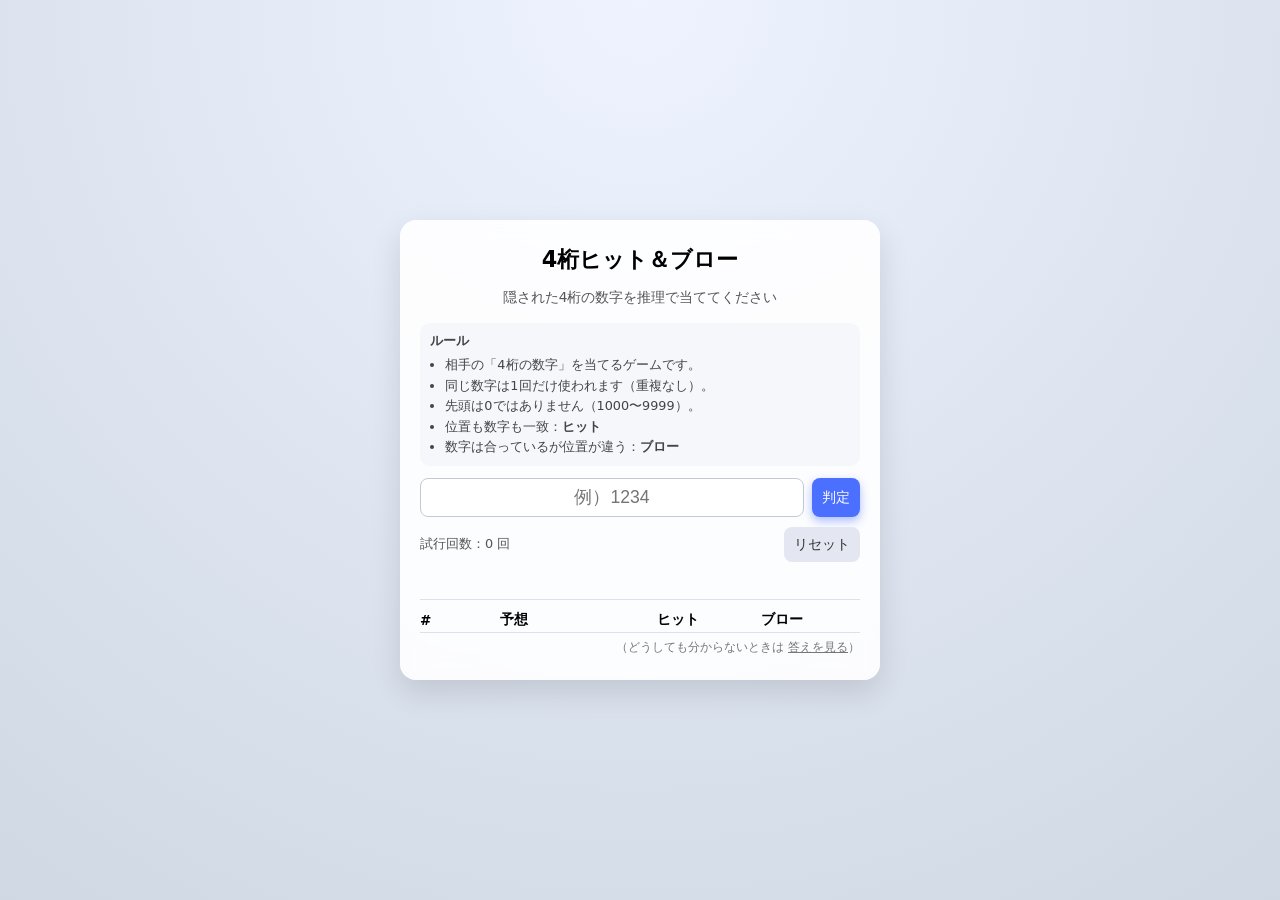
<file: games/HItandBLOW/index.html>
<!DOCTYPE html>
<html lang="ja">
<head>
  <meta charset="UTF-8" />
  <title>4桁ヒット＆ブローゲーム</title>
  <meta name="viewport" content="width=device-width, initial-scale=1.0" />
  <style>
    :root {
      font-family: system-ui, -apple-system, BlinkMacSystemFont, "Segoe UI", sans-serif;
    }

    body {
      margin: 0;
      min-height: 100vh;
      display: flex;
      justify-content: center;
      align-items: center;
      background: radial-gradient(circle at top, #eef3ff, #cfd8e3);
    }

    .game-container {
      background: rgba(255, 255, 255, 0.9);
      backdrop-filter: blur(10px);
      border-radius: 16px;
      box-shadow: 0 12px 30px rgba(0, 0, 0, 0.12);
      padding: 24px 20px;
      max-width: 480px;
      width: 90%;
      box-sizing: border-box;
    }

    h1 {
      font-size: 1.4rem;
      margin: 0 0 8px;
      text-align: center;
    }

    .subtitle {
      font-size: 0.85rem;
      color: #555;
      text-align: center;
      margin-bottom: 16px;
    }

    .rules {
      font-size: 0.8rem;
      color: #444;
      background: #f5f7fb;
      border-radius: 10px;
      padding: 8px 10px;
      margin-bottom: 12px;
      line-height: 1.6;
    }

    .rules ul {
      padding-left: 1.2em;
      margin: 4px 0 0;
    }

    .input-area {
      display: flex;
      gap: 8px;
      margin-bottom: 10px;
    }

    .input-area input[type="text"] {
      flex: 1;
      padding: 8px 10px;
      font-size: 1.1rem;
      text-align: center;
      border-radius: 8px;
      border: 1px solid #c4c9d6;
      outline: none;
      transition: box-shadow 0.15s, border-color 0.15s;
    }

    .input-area input[type="text"]:focus {
      border-color: #4b6fff;
      box-shadow: 0 0 0 2px rgba(75, 111, 255, 0.2);
    }

    button {
      border: none;
      border-radius: 8px;
      padding: 8px 10px;
      font-size: 0.9rem;
      cursor: pointer;
      white-space: nowrap;
      transition: transform 0.05s ease, box-shadow 0.05s ease, opacity 0.15s;
    }

    button:active:not(:disabled) {
      transform: translateY(1px);
      box-shadow: none;
    }

    .primary-btn {
      background: #4b6fff;
      color: #fff;
      box-shadow: 0 4px 10px rgba(75, 111, 255, 0.45);
    }

    .secondary-btn {
      background: #e4e7f2;
      color: #333;
    }

    button:disabled {
      opacity: 0.5;
      cursor: default;
      box-shadow: none;
    }

    .controls {
      display: flex;
      justify-content: space-between;
      align-items: center;
      margin-bottom: 10px;
      gap: 6px;
    }

    .status {
      font-size: 0.8rem;
      color: #555;
    }

    .message {
      font-size: 0.9rem;
      margin-bottom: 10px;
      min-height: 1.2em;
    }

    .message.ok {
      color: #0c8a3e;
    }

    .message.error {
      color: #c0392b;
    }

    .log {
      border-top: 1px solid #dde1ee;
      padding-top: 8px;
      max-height: 260px;
      overflow-y: auto;
      font-size: 0.85rem;
    }

    .log-header,
    .log-row {
      display: grid;
      grid-template-columns: 1fr 2fr 1.3fr 1.3fr;
      gap: 4px;
      align-items: center;
      padding: 3px 0;
    }

    .log-header {
      font-weight: 600;
      border-bottom: 1px solid #dde1ee;
      margin-bottom: 2px;
    }

    .log-row:nth-child(even) {
      background: #f7f8fc;
      border-radius: 6px;
      padding-inline: 4px;
    }

    .answer-hint {
      font-size: 0.75rem;
      color: #777;
      text-align: right;
      margin-top: 4px;
      cursor: pointer;
      user-select: none;
    }

    .answer-hint span {
      text-decoration: underline;
    }
  </style>
</head>
<body>
  <div class="game-container">
    <h1>4桁ヒット＆ブロー</h1>
    <p class="subtitle">隠された4桁の数字を推理で当ててください</p>

    <div class="rules">
      <strong>ルール</strong>
      <ul>
        <li>相手の「4桁の数字」を当てるゲームです。</li>
        <li>同じ数字は1回だけ使われます（重複なし）。</li>
        <li>先頭は0ではありません（1000〜9999）。</li>
        <li>位置も数字も一致：<strong>ヒット</strong></li>
        <li>数字は合っているが位置が違う：<strong>ブロー</strong></li>
      </ul>
    </div>

    <div class="input-area">
      <input
        id="guessInput"
        type="text"
        maxlength="4"
        autocomplete="off"
        placeholder="例）1234"
      />
      <button id="guessButton" class="primary-btn">判定</button>
    </div>

    <div class="controls">
      <div class="status">
        試行回数：<span id="attemptCount">0</span> 回
      </div>
      <div>
        <button id="resetButton" class="secondary-btn">リセット</button>
      </div>
    </div>

    <div id="message" class="message"></div>

    <div class="log">
      <div class="log-header">
        <div>#</div>
        <div>予想</div>
        <div>ヒット</div>
        <div>ブロー</div>
      </div>
      <div id="logBody"></div>
    </div>

    <div class="answer-hint" id="showAnswerHint">
      （どうしても分からないときは <span>答えを見る</span>）
    </div>
  </div>

  <script>
    let secretNumber = "";
    let attempts = 0;
    let gameOver = false;

    function generateSecret() {
      const digits = ["0", "1", "2", "3", "4", "5", "6", "7", "8", "9"];
      let secret = "";

      // 1桁目：1〜9（0から始まらないように）
      const firstIndex = Math.floor(Math.random() * 9) + 1; // 1〜9
      secret += digits[firstIndex];
      digits.splice(firstIndex, 1);

      // 残り3桁：重複なしでランダムに選ぶ
      for (let i = 0; i < 3; i++) {
        const idx = Math.floor(Math.random() * digits.length);
        secret += digits[idx];
        digits.splice(idx, 1);
      }
      return secret;
    }

    function resetGame() {
      secretNumber = generateSecret();
      attempts = 0;
      gameOver = false;

      document.getElementById("attemptCount").textContent = "0";
      document.getElementById("guessInput").value = "";
      document.getElementById("guessInput").disabled = false;
      document.getElementById("guessButton").disabled = false;
      document.getElementById("message").textContent = "";
      document.getElementById("message").className = "message";
      document.getElementById("logBody").innerHTML = "";

      // デバッグ用に答えを見たい場合は、下の行のコメントを外す
      // console.log("Secret:", secretNumber);
    }

    function validateGuess(guess) {
      if (guess.length !== 4) {
        return "4桁の数字を入力してください。";
      }
      if (!/^\d{4}$/.test(guess)) {
        return "数字のみを入力してください。";
      }
      if (guess[0] === "0") {
        return "先頭は0以外にしてください。";
      }
      // 重複チェック
      const set = new Set(guess.split(""));
      if (set.size !== 4) {
        return "同じ数字を重複させずに入力してください。";
      }
      return "";
    }

    function judge(guess, secret) {
      let hits = 0;
      let blows = 0;

      for (let i = 0; i < 4; i++) {
        if (guess[i] === secret[i]) {
          hits++;
        } else if (secret.includes(guess[i])) {
          blows++;
        }
      }
      return { hits, blows };
    }

    function addLogRow(guess, hits, blows) {
      const logBody = document.getElementById("logBody");
      const row = document.createElement("div");
      row.className = "log-row";

      const idxCell = document.createElement("div");
      idxCell.textContent = attempts;

      const guessCell = document.createElement("div");
      guessCell.textContent = guess;

      const hitCell = document.createElement("div");
      hitCell.textContent = hits;

      const blowCell = document.createElement("div");
      blowCell.textContent = blows;

      row.appendChild(idxCell);
      row.appendChild(guessCell);
      row.appendChild(hitCell);
      row.appendChild(blowCell);

      logBody.prepend(row); // 新しいものを上に
    }

    function handleGuess() {
      if (gameOver) return;

      const input = document.getElementById("guessInput");
      const messageEl = document.getElementById("message");

      const rawGuess = input.value.trim();
      const error = validateGuess(rawGuess);

      if (error) {
        messageEl.textContent = error;
        messageEl.className = "message error";
        return;
      }

      attempts++;
      document.getElementById("attemptCount").textContent = attempts.toString();

      const result = judge(rawGuess, secretNumber);
      addLogRow(rawGuess, result.hits, result.blows);

      if (result.hits === 4) {
        messageEl.textContent = `正解！ ${attempts}回目で当てました。`;
        messageEl.className = "message ok";
        gameOver = true;
        input.disabled = true;
        document.getElementById("guessButton").disabled = true;
      } else {
        messageEl.textContent = `ヒント：ヒット ${result.hits}、ブロー ${result.blows}`;
        messageEl.className = "message";
      }

      input.value = "";
      input.focus();
    }

    // イベント設定
    window.addEventListener("DOMContentLoaded", () => {
      const guessBtn = document.getElementById("guessButton");
      const resetBtn = document.getElementById("resetButton");
      const input = document.getElementById("guessInput");
      const showAnswerHint = document.getElementById("showAnswerHint");

      guessBtn.addEventListener("click", handleGuess);
      resetBtn.addEventListener("click", resetGame);

      input.addEventListener("keydown", (e) => {
        if (e.key === "Enter") {
          handleGuess();
        }
      });

      showAnswerHint.addEventListener("click", () => {
        if (!secretNumber) return;
        const msg = document.getElementById("message");
        msg.textContent = `答えは「${secretNumber}」です。新しく遊ぶ場合はリセットしてください。`;
        msg.className = "message ok";
        gameOver = true;
        input.disabled = true;
        document.getElementById("guessButton").disabled = true;
      });

      resetGame();
    });
  </script>
</body>
</html>
</file>
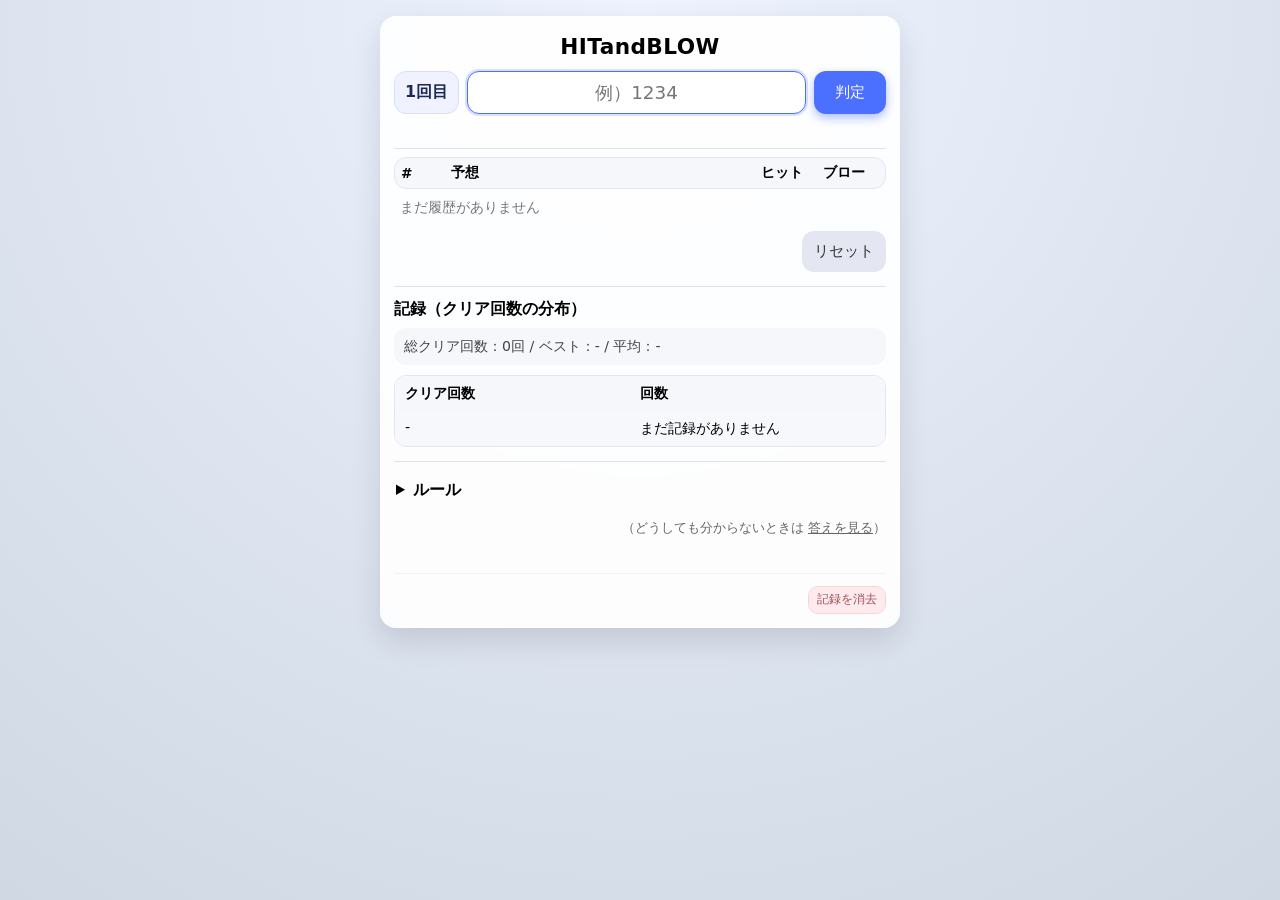
<file: games/HITandBLOW/index.html>
<!DOCTYPE html>
<html lang="ja">
<head>
  <meta charset="UTF-8" />
  <link rel="stylesheet" href="../../shared/common.css" />
  <title>HITandBLOW</title>
  <meta name="viewport" content="width=device-width, initial-scale=1.0" />
  <style>
    :root{
      font-family: system-ui, -apple-system, BlinkMacSystemFont, "Segoe UI", sans-serif, "Hiragino Kaku Gothic ProN", "Hiragino Sans", Meiryo;
    }
    *{ box-sizing:border-box; }

    body{
      margin:0;
      min-height:100vh;
      display:flex;
      justify-content:center;
      align-items:flex-start;
      padding:16px 10px;
      background: radial-gradient(circle at top, #eef3ff, #cfd8e3);
    }

    .game-container{
      background: rgba(255,255,255,0.92);
      backdrop-filter: blur(10px);
      border-radius: 16px;
      box-shadow: 0 12px 30px rgba(0,0,0,0.12);
      padding: 16px 14px 14px;
      width: min(520px, 96vw);
      overflow: hidden; /* はみ出し対策 */
    }

    h1{
      font-size: 1.35rem;
      margin: 2px 0 12px;
      text-align:center;
      letter-spacing: 0.02em;
    }

    /* 入力周り */
    form#guessForm{
      display:flex;
      gap: 8px;
      align-items: stretch;
      margin-bottom: 8px;
      width: 100%;
    }

    .attempt-badge{
      flex: 0 0 auto;
      min-width: 64px;
      padding: 8px 10px;
      border-radius: 12px;
      background: #f0f3ff;
      border: 1px solid #d7defa;
      color: #1d2a57;
      text-align:center;
      font-weight: 700;
      display:flex;
      align-items:center;
      justify-content:center;
      white-space: nowrap;
    }

    #guessInput{
      flex: 1 1 auto;
      min-width: 0; /* 重要：flex内で縮める */
      padding: 10px 10px;
      font-size: 1.15rem;
      text-align:center;
      border-radius: 12px;
      border: 1px solid #c4c9d6;
      outline: none;
      transition: box-shadow .15s, border-color .15s;
      background: #fff;
    }
    #guessInput:focus{
      border-color: #4b6fff;
      box-shadow: 0 0 0 2px rgba(75,111,255,0.2);
    }

    button{
      border:none;
      border-radius: 12px;
      padding: 10px 12px;
      font-size: 0.95rem;
      cursor:pointer;
      white-space: nowrap;
      transition: transform .05s ease, box-shadow .05s ease, opacity .15s;
      user-select:none;
    }
    button:active:not(:disabled){
      transform: translateY(1px);
      box-shadow:none;
    }
    button:disabled{
      opacity: 0.5;
      cursor: default;
      box-shadow:none;
    }

    #guessButton{
      flex: 0 0 auto;
      min-width: 72px; /* 小さめ */
      background:#4b6fff;
      color:#fff;
      box-shadow: 0 4px 10px rgba(75,111,255,0.45);
    }

    /* メッセージ（ヒントは出さない：エラー or 正解のみ） */
    #message{
      font-size: 0.92rem;
      margin: 4px 0 8px;
      min-height: 1.2em;
    }
    #message.ok{ color:#0c8a3e; }
    #message.error{ color:#c0392b; }

    /* 予想履歴：スクロールしないで全表示（小さめ・詰める） */
    .log{
      border-top: 1px solid #dde1ee;
      padding-top: 8px;
      margin-top: 6px;
    }
    .log-header, .log-row{
      display:grid;
      grid-template-columns: 44px 1fr 56px 56px;
      gap: 6px;
      align-items:center;
    }
    .log-header{
      font-weight:700;
      padding: 6px 6px;
      background:#f6f7fb;
      border:1px solid #e2e6f4;
      border-radius: 12px;
      margin-bottom: 6px;
      font-size: 0.86rem;
    }
    #logBody{ display:flex; flex-direction:column; gap:2px; }
    .log-row{
      padding: 4px 6px;
      border-radius: 10px;
      font-size: 0.86rem;         /* 文字を少し小さく */
      line-height: 1.25;          /* 行間を狭く */
    }
    .log-row:nth-child(even){
      background:#f7f8fc;
    }
    .muted{
      color:#777;
      font-size: 0.86rem;
      padding: 4px 6px;
    }

    /* リセット：履歴の下 */
    .controls{
      display:flex;
      justify-content:flex-end;
      margin-top: 10px;
    }
    #resetButton{
      background:#e4e7f2;
      color:#333;
      padding: 10px 12px;
      border-radius: 12px;
    }

    /* 記録（統計） */
    .stats{
      margin-top: 14px;
      border-top: 1px solid #dde1ee;
      padding-top: 12px;
    }
    .stats-title{
      font-weight: 800;
      margin: 0 0 8px;
      font-size: 1.0rem;
    }
    .stats-summary{
      font-size: 0.88rem;
      color:#444;
      background:#f5f7fb;
      border-radius: 12px;
      padding: 8px 10px;
      line-height: 1.55;
      margin-bottom: 10px;
    }
    .stats-table{
      border: 1px solid #e2e6f4;
      border-radius: 12px;
      overflow:hidden;
    }
    .stats-row{
      display:grid;
      grid-template-columns: 1fr 1fr;
      gap: 0;
      padding: 8px 10px;
      font-size: 0.9rem;
      background:#fff;
    }
    .stats-row:nth-child(even){
      background:#f7f8fc;
    }
    .stats-head{
      font-weight:700;
      background:#f6f7fb;
    }

    /* 記録消去：押し間違い防止で画面最下部に小さく配置 */
    .danger-zone{
      margin-top: 36px;
      padding-top: 12px;
      border-top: 1px solid #eef1f7;
      display:flex;
      justify-content:flex-end;
    }
    #clearStatsButton{
      background:#fde7ea;
      color:#8c2b35;
      border: 1px solid #f6c9d0;
      padding: 5px 8px;
      border-radius: 10px;
      font-size: 0.74rem;
      opacity: 0.82;
    }

    /* ルール：折りたたみで場所を取らない＋重なり回避 */
    details.rules{
      margin-top: 14px;
      border-top: 1px solid #dde1ee;
      padding-top: 10px;
    }
    details.rules summary{
      cursor:pointer;
      font-weight: 800;
      user-select:none;
      padding: 8px 2px;
    }
    .rules-box{
      font-size: 0.88rem;
      color:#444;
      background:#f5f7fb;
      border-radius: 12px;
      padding: 10px 12px;
      line-height: 1.6;
    }
    .rules-box ul{
      padding-left: 1.2em;
      margin: 6px 0 0;
    }

    .answer-hint{
      margin-top: 10px;
      font-size: 0.82rem;
      color:#666;
      text-align:right;
      cursor:pointer;
      user-select:none;
    }
    .answer-hint span{
      text-decoration: underline;
    }

    @media (max-width: 420px){
      body{ padding: 10px 8px; }
      .game-container{ padding: 14px 12px 12px; }
      .attempt-badge{ min-width: 58px; padding: 8px 8px; }
      #guessButton{ min-width: 66px; padding: 10px 10px; }
      .log-header, .log-row{
        grid-template-columns: 40px 1fr 52px 52px;
        gap: 6px;
      }
      .log-row, .log-header{
        font-size: 0.84rem;
      }
    }
  </style>
  <meta name="theme-color" content="#5b6cff" />
  <link rel="manifest" href="../../manifest.webmanifest" />
  <link rel="icon" href="../../icons/icon.svg" type="image/svg+xml" />
  <link rel="apple-touch-icon" href="../../icons/icon.svg" />

</head>
<body>
  <div class="game-container">
    <h1>HITandBLOW</h1>

    <form id="guessForm" autocomplete="off">
      <div class="attempt-badge"><span id="attemptBadge">1回目</span></div>
      <input
        id="guessInput"
        type="text"
        maxlength="4"
        inputmode="numeric"
        aria-label="4桁の数字を入力"
        placeholder="例）1234"
      />
      <button id="guessButton" class="primary-btn" type="submit">判定</button>
    </form>

    <div id="message"></div>

    <div class="log" aria-label="予想結果履歴">
      <div class="log-header">
        <div>#</div>
        <div>予想</div>
        <div>ヒット</div>
        <div>ブロー</div>
      </div>
      <div id="logBody"></div>
      <div id="logEmpty" class="muted">まだ履歴がありません</div>
    </div>

    <div class="controls">
      <button id="resetButton" type="button">リセット</button>
    </div>

    <div class="stats" aria-label="クリア回数の分布">
      <p class="stats-title">記録（クリア回数の分布）</p>
      <div class="stats-summary" id="statsSummary">総クリア回数：0回 / ベスト：- / 平均：-</div>

      <div class="stats-table" id="statsTable">
        <div class="stats-row stats-head">
          <div>クリア回数</div>
          <div>回数</div>
        </div>
        <div class="stats-row">
          <div>-</div>
          <div>まだ記録がありません</div>
        </div>
      </div>

    </div>

    <details class="rules">
      <summary>ルール</summary>
      <div class="rules-box">
        <ul>
          <li>相手の「4桁の数字」を当てるゲームです。</li>
          <li>同じ数字は1回だけ使われます（重複なし）。</li>
          <li>先頭は0ではありません（1000〜9999）。</li>
          <li>位置も数字も一致：<strong>ヒット</strong></li>
          <li>数字は合っているが位置が違う：<strong>ブロー</strong></li>
        </ul>
      </div>
    </details>

    <div class="answer-hint" id="showAnswerHint">
      （どうしても分からないときは <span>答えを見る</span>）
    </div>

    <div class="danger-zone" aria-label="記録管理">
      <button id="clearStatsButton" type="button">記録を消去</button>
    </div>
  </div>

  <script src="../../shared/storage.js"></script>
<script>
    // ====== 状態 ======
    let secretNumber = "";
    let attempts = 0;
    let gameOver = false;
    let busy = false; // Enter連打・二重発火対策

    // LocalStorage（バージョン付き）
    const STATS_KEY = "myGames:hitandblow:stats:v1";
    const LEGACY_STATS_KEY = "hitandblow_stats_v1";

    function generateSecret() {
      const digits = ["0","1","2","3","4","5","6","7","8","9"];
      let secret = "";

      // 1桁目：1〜9
      const firstIndex = Math.floor(Math.random() * 9) + 1; // 1〜9
      secret += digits[firstIndex];
      digits.splice(firstIndex, 1);

      // 残り3桁：重複なし
      for (let i = 0; i < 3; i++) {
        const idx = Math.floor(Math.random() * digits.length);
        secret += digits[idx];
        digits.splice(idx, 1);
      }
      return secret;
    }

    // ====== UIヘルパ ======
    function setMessage(text, type = "") {
      const el = document.getElementById("message");
      el.textContent = text || "";
      el.className = type ? type : "";
    }

    function setAttemptBadge() {
      // 「次に入力する回数」を表示（ただし、正解時は attempts 回目で固定）
      const badge = document.getElementById("attemptBadge");
      badge.textContent = `${Math.max(1, attempts + 1)}回目`;
    }

    function setAttemptBadgeFixedToSolved() {
      const badge = document.getElementById("attemptBadge");
      badge.textContent = `${attempts}回目`;
    }

    function updateLogEmptyState() {
      const body = document.getElementById("logBody");
      const empty = document.getElementById("logEmpty");
      empty.style.display = body.children.length ? "none" : "block";
    }

    // ====== 入力検証 ======
    function validateGuess(guess) {
      if (guess.length !== 4) return "4桁の数字を入力してください。";
      if (!/^\d{4}$/.test(guess)) return "数字のみを入力してください。";
      if (guess[0] === "0") return "先頭は0以外にしてください。";
      const set = new Set(guess.split(""));
      if (set.size !== 4) return "同じ数字を重複させずに入力してください。";
      return "";
    }

    // ====== 判定 ======
    function judge(guess, secret) {
      let hits = 0;
      let blows = 0;

      for (let i = 0; i < 4; i++) {
        if (guess[i] === secret[i]) hits++;
        else if (secret.includes(guess[i])) blows++;
      }
      return { hits, blows };
    }

    function addLogRow(guess, hits, blows) {
      const logBody = document.getElementById("logBody");
      const row = document.createElement("div");
      row.className = "log-row";

      const idxCell = document.createElement("div");
      idxCell.textContent = attempts;

      const guessCell = document.createElement("div");
      guessCell.textContent = guess;

      const hitCell = document.createElement("div");
      hitCell.textContent = hits;

      const blowCell = document.createElement("div");
      blowCell.textContent = blows;

      row.appendChild(idxCell);
      row.appendChild(guessCell);
      row.appendChild(hitCell);
      row.appendChild(blowCell);

      // 最新の予想履歴を先頭に表示する。
      logBody.prepend(row);

      updateLogEmptyState();
    }

    // ====== 記録（統計） ======
    function loadStats() {
      try {
        const raw = SafeStorage.get(STATS_KEY) || SafeStorage.get(LEGACY_STATS_KEY);
        if (!raw) {
          return { counts: {}, totalClears: 0, totalAttempts: 0 };
        }
        const obj = JSON.parse(raw);
        if (!obj || typeof obj !== "object") throw new Error("bad");
        if (!obj.counts) obj.counts = {};
        if (typeof obj.totalClears !== "number") obj.totalClears = 0;
        if (typeof obj.totalAttempts !== "number") obj.totalAttempts = 0;
        return obj;
      } catch {
        // 壊れてたら初期化
        return { counts: {}, totalClears: 0, totalAttempts: 0 };
      }
    }

    function saveStats(stats) {
      SafeStorage.set(STATS_KEY, JSON.stringify(stats));
    }

    function addClearRecord(clearAttempts) {
      const stats = loadStats();
      const key = String(clearAttempts);
      stats.counts[key] = (stats.counts[key] || 0) + 1;
      stats.totalClears += 1;
      stats.totalAttempts += clearAttempts;
      saveStats(stats);
      renderStats();
    }

    function clearStats() {
      SafeStorage.remove(STATS_KEY);
      renderStats();
    }

    function appendStatsCell(row, text) {
      const cell = document.createElement("div");
      cell.textContent = text;
      row.appendChild(cell);
    }

    function renderStats() {
      const stats = loadStats();
      const summaryEl = document.getElementById("statsSummary");
      const tableEl = document.getElementById("statsTable");

      const total = stats.totalClears || 0;
      const avg = total > 0 ? (stats.totalAttempts / total) : null;

      // best = 最小回数
      let best = null;
      const keys = Object.keys(stats.counts).map(n => Number(n)).filter(n => Number.isFinite(n));
      if (keys.length) best = Math.min(...keys);

      summaryEl.textContent =
        `総クリア回数：${total}回 / ベスト：${best ?? "-"} / 平均：${avg === null ? "-" : avg.toFixed(2)}`;

      // テーブル再構築
      tableEl.textContent = "";
      const head = document.createElement("div");
      head.className = "stats-row stats-head";
      appendStatsCell(head, "クリア回数");
      appendStatsCell(head, "回数");
      tableEl.appendChild(head);

      if (!keys.length) {
        const row = document.createElement("div");
        row.className = "stats-row";
        appendStatsCell(row, "-");
        appendStatsCell(row, "まだ記録がありません");
        tableEl.appendChild(row);
        return;
      }

      keys.sort((a,b)=>a-b);
      for (const k of keys) {
        const row = document.createElement("div");
        row.className = "stats-row";
        appendStatsCell(row, `${k}回`);
        appendStatsCell(row, `${stats.counts[String(k)]}回`);
        tableEl.appendChild(row);
      }
    }

    function setGameEnabled(enabled) {
      const input = document.getElementById("guessInput");
      const btn = document.getElementById("guessButton");
      input.disabled = !enabled;
      btn.disabled = !enabled;
    }

    function resetGame() {
      secretNumber = generateSecret();
      attempts = 0;
      gameOver = false;
      busy = false;

      document.getElementById("guessInput").value = "";
      setGameEnabled(true);
      setMessage("", "");
      document.getElementById("logBody").textContent = "";
      updateLogEmptyState();
      setAttemptBadge();

      document.getElementById("guessInput").focus();
    }

    function handleGuess() {
      if (gameOver || busy) return;

      const input = document.getElementById("guessInput");
      const rawGuess = input.value.trim();

      const error = validateGuess(rawGuess);
      if (error) {
        setMessage(error, "error");
        return;
      }

      busy = true; // 連打防止
      const btn = document.getElementById("guessButton");
      btn.disabled = true;

      attempts++;

      const result = judge(rawGuess, secretNumber);
      addLogRow(rawGuess, result.hits, result.blows);

      if (result.hits === 4) {
        // 正解
        setMessage(`正解！ ${attempts}回目で当てました。`, "ok");
        gameOver = true;
        setAttemptBadgeFixedToSolved();
        setGameEnabled(false);
        addClearRecord(attempts);

        // 正解後は次のゲームを始めやすい位置へフォーカスする。
        document.getElementById("resetButton").focus();
      } else {
        // ヒントは不要（表示しない）
        setMessage("", "");
        setAttemptBadge();
        input.value = "";
        input.focus();
        btn.disabled = false;
      }

      // 次フレームでbusy解除（Enter二重発火対策を強める）
      requestAnimationFrame(() => { busy = false; });
    }

    // ====== イベント ======
    window.addEventListener("DOMContentLoaded", () => {
      const form = document.getElementById("guessForm");
      const resetBtn = document.getElementById("resetButton");
      const showAnswerHint = document.getElementById("showAnswerHint");
      const clearStatsBtn = document.getElementById("clearStatsButton");

      // submit一本化（Enter / ボタン どちらもここに集約）→二重発火しにくい
      form.addEventListener("submit", (e) => {
        e.preventDefault();
        handleGuess();
      });

      resetBtn.addEventListener("click", resetGame);

      showAnswerHint.addEventListener("click", () => {
        if (!secretNumber || gameOver) return;
        // 降参：記録には入れない（※入れたいなら addClearRecord(...) してください）
        setMessage(`答えは「${secretNumber}」です。新しく遊ぶ場合はリセットしてください。`, "ok");
        gameOver = true;
        setGameEnabled(false);

        // 次の操作へ誘導
        document.getElementById("resetButton").focus();
      });

      clearStatsBtn.addEventListener("click", () => {
        // 押し間違い防止：確認
        const ok = confirm("記録をすべて消去します。よろしいですか？");
        if (!ok) return;
        clearStats();
      });

      renderStats();
      resetGame();
    });
  </script>
  <script src="../../shared/pwa.js"></script>

</body>
      </html>
</file>
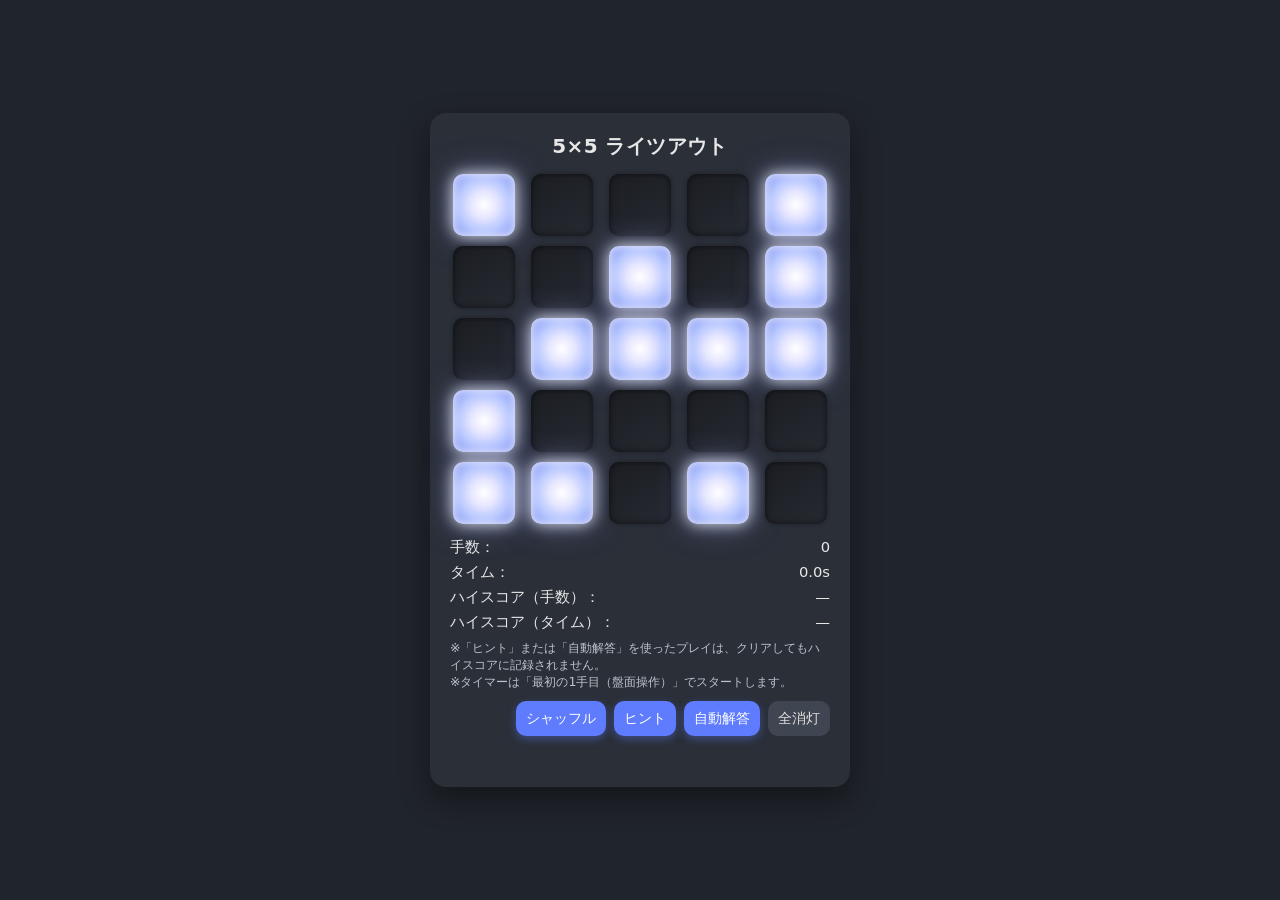
<file: games/lightout/index.html>
<!DOCTYPE html>
<html lang="ja">
<head>
  <meta charset="UTF-8" />
  <link rel="stylesheet" href="../../shared/common.css" />
  <title>5x5 ライツアウト</title>
  <meta name="viewport" content="width=device-width, initial-scale=1.0" />
  <style>
    :root{
      font-family: system-ui, -apple-system, BlinkMacSystemFont, "Segoe UI", sans-serif;

      /* responsive sizing */
      --containerW: min(92vw, 420px);
      --padX: clamp(14px, 4vw, 20px);
      --padY: clamp(14px, 4vw, 20px);
      --gap: clamp(6px, 2.2vw, 10px);
      --cell: clamp(42px, 13.2vw, 62px);
    }

    *{ box-sizing: border-box; }

    body{
      margin: 0;
      min-height: 100vh;
      display: flex;
      justify-content: center;
      align-items: center;
      background: #20242b;
      color: #e7e7e7;
    }

    .game-container{
      background: #2a2f38;
      padding: var(--padY) var(--padX);
      border-radius: 16px;
      box-shadow: 0 12px 30px rgba(0,0,0,0.4);
      width: var(--containerW);
      text-align: center;
    }

    h1{
      margin: 0 0 10px;
      font-size: 1.25rem;
      font-weight: 600;
      letter-spacing: 0.02em;
    }

    .grid{
      display: grid;
      grid-template-columns: repeat(5, 1fr);
      gap: var(--gap);
      margin: 14px 0;
      justify-items: center;
    }

    /* cell as button for accessibility */
    .cell{
      width: var(--cell);
      height: var(--cell);
      border-radius: 10px;
      cursor: pointer;
      border: none;
      padding: 0;
      background: linear-gradient(145deg, #1b1d22, #262a31);
      box-shadow:
        inset 0 0 6px rgba(0,0,0,0.6),
        0 0 5px rgba(0,0,0,0.3);
      transition: transform 0.12s ease, filter 0.12s ease, box-shadow 0.12s ease;
      -webkit-tap-highlight-color: transparent;

      /* タッチ遅延/ズーム判定の抑制 */
      touch-action: manipulation;
    }

    .cell.on{
      background: radial-gradient(circle at center,
        #ffffff 0%,
        #e6e6ff 30%,
        #b7c7ff 60%,
        #7d8eee 100%);
      box-shadow:
        0 0 15px rgba(255,255,255,0.8),
        0 0 30px rgba(150,160,255,0.5),
        inset 0 0 8px rgba(255,255,255,0.9);
    }

    .cell:active{ transform: scale(0.96); }

    .cell:focus-visible{
      outline: 2px solid rgba(95,124,255,0.95);
      outline-offset: 3px;
    }

    /* ヒント表示（一定時間だけ強調） */
    .cell.hint{
      box-shadow:
        0 0 0 3px rgba(255, 211, 124, 0.75),
        0 0 22px rgba(255, 211, 124, 0.45),
        inset 0 0 6px rgba(0,0,0,0.5);
      filter: brightness(1.05);
    }

    /* クリア演出：パネル点灯ウェーブ */
    .cell.celebrate{
      animation: celebratePulse 520ms ease-in-out;
    }
    @keyframes celebratePulse{
      0%{
        transform: scale(1);
        filter: brightness(1);
        box-shadow:
          inset 0 0 6px rgba(0,0,0,0.6),
          0 0 5px rgba(0,0,0,0.3);
      }
      50%{
        transform: scale(1.03);
        filter: brightness(1.25);
        box-shadow:
          0 0 18px rgba(255,255,255,0.35),
          0 0 36px rgba(150,160,255,0.25),
          inset 0 0 10px rgba(255,255,255,0.18);
      }
      100%{
        transform: scale(1);
        filter: brightness(1);
      }
    }

    .disabled-ui{
      opacity: 0.75;
      filter: grayscale(0.15);
      pointer-events: none;
    }

    .info-row{
      display: flex;
      gap: 10px;
      justify-content: space-between;
      align-items: flex-start;
      flex-wrap: wrap;
      margin-top: 4px;
      font-size: 0.92rem;
    }

    .stats{
      display: grid;
      gap: 6px;
      text-align: left;
      min-width: 210px;
    }

    .stats .line{
      display: flex;
      justify-content: space-between;
      gap: 10px;
    }

    .note{
      font-size: 0.78rem;
      color: #cfd3dd;
      opacity: 0.9;
      line-height: 1.35;
      text-align: left;
      margin-top: 2px;
    }

    .buttons{
      display: flex;
      gap: 8px;
      flex-wrap: wrap;
      justify-content: flex-end;
      flex: 1;
    }

    button.ctrl{
      border: none;
      border-radius: 10px;
      padding: 8px 10px;
      font-size: 0.9rem;
      cursor: pointer;
      background: #5f7cff;
      color: #fff;
      transition: transform 0.12s ease, box-shadow 0.12s ease, filter 0.12s ease;
      box-shadow: 0 3px 8px rgba(95,124,255,0.4);
      -webkit-tap-highlight-color: transparent;
    }

    button.ctrl:active{
      transform: scale(0.97);
      box-shadow: none;
    }

    button.ctrl.secondary{
      background: #404552;
      color: #ddd;
      box-shadow: none;
    }

    button.ctrl:focus-visible{
      outline: 2px solid rgba(255,255,255,0.7);
      outline-offset: 2px;
    }

    .message{
      font-size: 0.95rem;
      min-height: 1.4em;
      margin-top: 10px;
      word-break: keep-all;
    }

    .message.clear{
      color: #7cff9f;
      font-weight: 700;
    }

    .message.warn{
      color: #ffd37c;
      font-weight: 600;
    }

    @media (prefers-reduced-motion: reduce){
      .cell, button.ctrl{ transition: none; }
      .cell.celebrate{ animation: none; }
    }
  </style>
  <meta name="theme-color" content="#5b6cff" />
  <link rel="manifest" href="../../manifest.webmanifest" />
  <link rel="icon" href="../../icons/icon.svg" type="image/svg+xml" />
  <link rel="apple-touch-icon" href="../../icons/icon.svg" />

</head>
<body>
  <div class="game-container" id="container">
    <h1>5×5 ライツアウト</h1>

    <div class="grid" id="grid" role="grid" aria-label="5×5 ライツアウト盤面"></div>

    <div class="info-row">
      <div class="stats" aria-label="スコア情報">
        <div class="line"><span>手数：</span><span><span id="moveCount">0</span></span></div>
        <div class="line"><span>タイム：</span><span><span id="timeNow">0.0</span>s</span></div>
        <div class="line"><span>ハイスコア（手数）：</span><span id="bestMoves">—</span></div>
        <div class="line"><span>ハイスコア（タイム）：</span><span id="bestTime">—</span></div>
        <div class="note">
          ※「ヒント」または「自動解答」を使ったプレイは、クリアしてもハイスコアに記録されません。<br>
          ※タイマーは「最初の1手目（盤面操作）」でスタートします。
        </div>
      </div>

      <div class="buttons" aria-label="操作ボタン">
        <button id="newGameBtn" class="ctrl" type="button">シャッフル</button>
        <button id="hintBtn" class="ctrl" type="button">ヒント</button>
        <button id="autoSolveBtn" class="ctrl" type="button">自動解答</button>
        <button id="clearBtn" class="ctrl secondary" type="button">全消灯</button>
      </div>
    </div>

    <div id="message" class="message" aria-live="polite"></div>
  </div>

  <script src="../../shared/storage.js"></script>
<script>
    const SIZE = 5;
    const N = SIZE * SIZE;

    const BEST_MOVES_KEY   = "myGames:lightsout:bestMoves:5x5:v3";
    const BEST_TIME_MS_KEY = "myGames:lightsout:bestTimeMs:5x5:v3";
    const LEGACY_BEST_MOVES_KEY = "lightsout_5x5_best_moves_v3";
    const LEGACY_BEST_TIME_MS_KEY = "lightsout_5x5_best_time_ms_v3";

    let board = [];
    let moveCount = 0;

    // assist flags (hint / auto)
    let assistUsed = false;

    // game start (timer starts on first move)
    let gameStarted = false;

    // auto solver state
    let isAutoSolving = false;
    let autoToken = 0;

    // timer
    let timerRunning = false;
    let timerStartPerf = 0;
    let elapsedMs = 0;
    let rafId = 0;

    // hint highlight
    let hintTimeoutId = 0;
    let lastHintIndex = -1;

    // clear animation token
    let clearAnimToken = 0;

    const containerEl = document.getElementById("container");
    const gridEl = document.getElementById("grid");
    const moveCountEl = document.getElementById("moveCount");
    const timeNowEl = document.getElementById("timeNow");
    const bestMovesEl = document.getElementById("bestMoves");
    const bestTimeEl = document.getElementById("bestTime");
    const messageEl = document.getElementById("message");

    const newGameBtn = document.getElementById("newGameBtn");
    const clearBtn = document.getElementById("clearBtn");
    const autoSolveBtn = document.getElementById("autoSolveBtn");
    const hintBtn = document.getElementById("hintBtn");

    function idx(r, c){ return r * SIZE + c; }

    function setMessage(text, kind){
      messageEl.textContent = text || "";
      messageEl.className = "message" + (kind ? (" " + kind) : "");
    }

    function lockUI(lock){
      if (lock){
        containerEl.classList.add("disabled-ui");
        messageEl.style.pointerEvents = "auto";
      }else{
        containerEl.classList.remove("disabled-ui");
        messageEl.style.pointerEvents = "";
      }
    }

    // ----- high score (moves / time) -----
    function loadBestMoves(){
      const v = SafeStorage.get(BEST_MOVES_KEY) || SafeStorage.get(LEGACY_BEST_MOVES_KEY);
      if (v === null) return null;
      const n = Number(v);
      return Number.isFinite(n) && n >= 0 ? n : null;
    }

    function loadBestTimeMs(){
      const v = SafeStorage.get(BEST_TIME_MS_KEY) || SafeStorage.get(LEGACY_BEST_TIME_MS_KEY);
      if (v === null) return null;
      const n = Number(v);
      return Number.isFinite(n) && n >= 0 ? n : null;
    }

    function setBestMoves(n){
      SafeStorage.set(BEST_MOVES_KEY, String(n));
      renderBestScores();
    }

    function setBestTimeMs(ms){
      SafeStorage.set(BEST_TIME_MS_KEY, String(ms));
      renderBestScores();
    }

    function formatSeconds(ms){
      const s = ms / 1000;
      return s.toFixed(1); // 0.1秒単位
    }

    function renderBestScores(){
      const bm = loadBestMoves();
      bestMovesEl.textContent = (bm === null) ? "—" : `${bm}手`;

      const bt = loadBestTimeMs();
      bestTimeEl.textContent = (bt === null) ? "—" : `${formatSeconds(bt)}s`;
    }

    // ----- timer -----
    function updateTimeNow(){
      timeNowEl.textContent = formatSeconds(elapsedMs);
    }

    function startTimer(){
      if (timerRunning) return;
      timerRunning = true;
      timerStartPerf = performance.now();
      elapsedMs = 0;
      updateTimeNow();

      const tick = () => {
        if (!timerRunning) return;
        elapsedMs = performance.now() - timerStartPerf;
        updateTimeNow();
        rafId = requestAnimationFrame(tick);
      };
      rafId = requestAnimationFrame(tick);
    }

    function stopTimer(){
      if (rafId) cancelAnimationFrame(rafId);
      rafId = 0;

      if (timerRunning){
        elapsedMs = performance.now() - timerStartPerf;
      }
      timerRunning = false;
      updateTimeNow();
    }

    function resetTimer(){
      stopTimer();
      elapsedMs = 0;
      updateTimeNow();
    }

    // ----- grid -----
    function createGrid(){
      gridEl.textContent = "";
      board = [];

      for (let r = 0; r < SIZE; r++){
        const row = [];
        for (let c = 0; c < SIZE; c++){
          const cell = document.createElement("button");
          cell.type = "button";
          cell.className = "cell";
          cell.dataset.row = r;
          cell.dataset.col = c;
          cell.setAttribute("role", "gridcell");
          cell.setAttribute("aria-pressed", "false");
          cell.setAttribute("aria-label", `行${r+1} 列${c+1} 消灯`);
          cell.addEventListener("click", onCellClick);
          gridEl.appendChild(cell);
          row.push(false);
        }
        board.push(row);
      }
    }

    function updateCellView(r, c){
      const cell = gridEl.children[idx(r,c)];
      const on = board[r][c];
      cell.classList.toggle("on", on);
      cell.setAttribute("aria-pressed", on ? "true" : "false");
      cell.setAttribute("aria-label", `行${r+1} 列${c+1} ${on ? "点灯" : "消灯"}`);
    }

    function clearHintHighlight(){
      if (hintTimeoutId) clearTimeout(hintTimeoutId);
      hintTimeoutId = 0;

      if (lastHintIndex >= 0 && gridEl.children[lastHintIndex]){
        gridEl.children[lastHintIndex].classList.remove("hint");
      }
      lastHintIndex = -1;
    }

    function resetMoves(){
      moveCount = 0;
      moveCountEl.textContent = "0";
      clearHintHighlight();
      setMessage("", "");
    }

    function toggleCell(r, c){
      if (r < 0 || r >= SIZE || c < 0 || c >= SIZE) return;
      board[r][c] = !board[r][c];
      updateCellView(r, c);
    }

    function applyMove(r, c, countAsMove, source){
      toggleCell(r, c);
      toggleCell(r - 1, c);
      toggleCell(r + 1, c);
      toggleCell(r, c - 1);
      toggleCell(r, c + 1);

      if (countAsMove){
        moveCount++;
        moveCountEl.textContent = String(moveCount);
        checkClear(source || "manual");
      }
    }

    function ensureTimerStartedOnFirstMove(){
      if (!gameStarted){
        gameStarted = true;
        startTimer();
      }
    }

    function onCellClick(e){
      if (isAutoSolving) return;

      // タイマーは最初の盤面操作で開始
      ensureTimerStartedOnFirstMove();

      const r = parseInt(e.currentTarget.dataset.row, 10);
      const c = parseInt(e.currentTarget.dataset.col, 10);
      applyMove(r, c, true, "manual");
    }

    function isAllOff(){
      for (let r = 0; r < SIZE; r++){
        for (let c = 0; c < SIZE; c++){
          if (board[r][c]) return false;
        }
      }
      return true;
    }

    // ----- clear animation -----
    function playClearAnimation(){
      const reduceMotion = window.matchMedia && window.matchMedia("(prefers-reduced-motion: reduce)").matches;
      if (reduceMotion) return;

      clearAnimToken++;
      const my = clearAnimToken;

      // stagger wave by manhattan distance from top-left (or centerでもOK)
      const maxDelay = 60; // ms step
      const duration = 520; // must match CSS
      for (let r = 0; r < SIZE; r++){
        for (let c = 0; c < SIZE; c++){
          const d = (r + c);
          const delay = d * maxDelay;
          const i = idx(r,c);
          const cell = gridEl.children[i];

          // reset first (in case)
          cell.classList.remove("celebrate");

          setTimeout(() => {
            if (my !== clearAnimToken) return;
            cell.classList.add("celebrate");
            setTimeout(() => {
              if (my !== clearAnimToken) return;
              cell.classList.remove("celebrate");
            }, duration + 30);
          }, delay);
        }
      }
    }

    function checkClear(source){
      if (!isAllOff()) return;

      stopTimer();
      playClearAnimation();

      if (source === "auto"){
        setMessage(`自動解答完了（${moveCount}手 / ${formatSeconds(elapsedMs)}s）`, "clear");
        return; // 自動解答は記録しない
      }

      if (assistUsed){
        setMessage(`クリア！（${moveCount}手 / ${formatSeconds(elapsedMs)}s）※ヒント/自動解答使用のため記録なし`, "clear");
        return;
      }

      setMessage(`クリア！ おめでとう（${moveCount}手 / ${formatSeconds(elapsedMs)}s）`, "clear");

      const bestMoves = loadBestMoves();
      if (bestMoves === null || moveCount < bestMoves){
        setBestMoves(moveCount);
      }

      const bestTime = loadBestTimeMs();
      const ms = Math.max(0, Math.round(elapsedMs));
      if (bestTime === null || ms < bestTime){
        setBestTimeMs(ms);
      }
    }

    function stopAutoSolveIfRunning(){
      if (!isAutoSolving) return;
      isAutoSolving = false;
      autoToken++;
      lockUI(false);
    }

    function setAllOff(){
      stopAutoSolveIfRunning();

      for (let r = 0; r < SIZE; r++){
        for (let c = 0; c < SIZE; c++){
          board[r][c] = false;
          updateCellView(r, c);
        }
      }

      assistUsed = false;
      gameStarted = false;
      resetMoves();
      resetTimer();
      setMessage("", "");
    }

    function startNewGameState(){
      // シャッフル後：タイマーは「待機（0.0s）」、最初の手で開始
      assistUsed = false;
      gameStarted = false;
      resetMoves();
      resetTimer();
      clearHintHighlight();
      setMessage("", "");
    }

    function randomizeBoard(){
      if (isAutoSolving) return;

      stopAutoSolveIfRunning();
      clearHintHighlight();

      const maxAttempts = 30;
      let attempt = 0;

      while (attempt < maxAttempts){
        // all off
        for (let r = 0; r < SIZE; r++){
          for (let c = 0; c < SIZE; c++){
            board[r][c] = false;
            updateCellView(r, c);
          }
        }

        const randomMoves = 10 + Math.floor(Math.random() * 15);
        for (let i = 0; i < randomMoves; i++){
          const r = Math.floor(Math.random() * SIZE);
          const c = Math.floor(Math.random() * SIZE);
          applyMove(r, c, false, "shuffle");
        }

        if (!isAllOff()){
          startNewGameState();
          return;
        }
        attempt++;
      }

      setMessage("シャッフルが偏りました。もう一度押してね。", "warn");
    }

    // --------- Auto Solver (Gaussian elimination over GF(2)) ----------
    function buildAugmentedMatrix(){
      // row i: sum(move_j affects cell i) = currentState(i) (mod 2)
      // packed into 32-bit: bits [0..N-1]=vars, bit N=RHS
      const rows = new Array(N).fill(0);

      for (let r = 0; r < SIZE; r++){
        for (let c = 0; c < SIZE; c++){
          const eqIndex = idx(r,c);

          let mask = 0;
          const affects = [
            [r, c],
            [r-1, c],
            [r+1, c],
            [r, c-1],
            [r, c+1],
          ];

          for (const [ar, ac] of affects){
            if (ar < 0 || ar >= SIZE || ac < 0 || ac >= SIZE) continue;
            const varIndex = idx(ar, ac);
            mask ^= (1 << varIndex);
          }

          const rhs = board[r][c] ? 1 : 0;
          rows[eqIndex] = (mask | (rhs << N)) >>> 0;
        }
      }
      return rows;
    }

    function solveLightsOut(){
      let rows = buildAugmentedMatrix();
      const pivColForRow = [];
      let r = 0;

      for (let col = 0; col < N && r < N; col++){
        let pivot = -1;
        for (let i = r; i < N; i++){
          if (((rows[i] >>> col) & 1) === 1){
            pivot = i; break;
          }
        }
        if (pivot === -1) continue;

        if (pivot !== r){
          const tmp = rows[r];
          rows[r] = rows[pivot];
          rows[pivot] = tmp;
        }

        for (let i = 0; i < N; i++){
          if (i === r) continue;
          if (((rows[i] >>> col) & 1) === 1){
            rows[i] = (rows[i] ^ rows[r]) >>> 0;
          }
        }

        pivColForRow[r] = col;
        r++;
      }

      // inconsistency: 0 = 1
      for (let i = 0; i < N; i++){
        const varsMask = rows[i] & ((1 << N) - 1);
        const rhs = (rows[i] >>> N) & 1;
        if (varsMask === 0 && rhs === 1) return null;
      }

      // one solution (free vars = 0)
      const sol = new Array(N).fill(0);
      for (let i = 0; i < r; i++){
        const col = pivColForRow[i];
        sol[col] = (rows[i] >>> N) & 1;
      }
      return sol;
    }

    function solutionToMoves(sol){
      const moves = [];
      for (let i = 0; i < N; i++){
        if (sol[i] === 1) moves.push(i);
      }
      return moves; // indices
    }

    function runAutoSolve(){
      if (isAutoSolving) return;

      if (isAllOff()){
        setMessage("すでに全消灯だよ。", "warn");
        return;
      }

      const sol = solveLightsOut();
      if (!sol){
        setMessage("この盤面は解けないみたい…（シャッフルし直してね）", "warn");
        return;
      }

      const movesIdx = solutionToMoves(sol);
      if (movesIdx.length === 0){
        setMessage("すでに解けているみたい。", "warn");
        return;
      }

      // assist -> no high score
      assistUsed = true;

      // 自動解答中の見た目のため、タイマーがまだ未開始なら開始扱いにしない（表示は0.0のままでOK）
      // すでに手動で始めていたなら動いているので、そのまま進行→クリア時にstopTimerされる

      const reduceMotion = window.matchMedia && window.matchMedia("(prefers-reduced-motion: reduce)").matches;

      isAutoSolving = true;
      autoToken++;
      const myToken = autoToken;

      clearHintHighlight();
      setMessage("自動解答中…", "warn");
      lockUI(true);

      const moves = movesIdx.map(i => [Math.floor(i / SIZE), i % SIZE]);

      const step = () => {
        if (myToken !== autoToken) return;

        if (moves.length === 0){
          isAutoSolving = false;
          lockUI(false);

          if (!isAllOff()){
            setMessage("自動解答が完了しました（未クリア）。シャッフルしてね。", "warn");
          }
          return;
        }

        const [r,c] = moves.shift();
        applyMove(r, c, true, "auto");

        if (reduceMotion){
          while (moves.length > 0 && !isAllOff()){
            const [rr,cc] = moves.shift();
            applyMove(rr, cc, true, "auto");
          }
          setTimeout(step, 0);
        } else {
          setTimeout(step, 120);
        }
      };

      step();
    }

    // --------- Hint (highlight one recommended move; does NOT auto-move) ----------
    function showHint(){
      if (isAutoSolving) return;

      if (isAllOff()){
        setMessage("すでに全消灯だよ。", "warn");
        return;
      }

      const sol = solveLightsOut();
      if (!sol){
        setMessage("この盤面は解けないみたい…（シャッフルし直してね）", "warn");
        return;
      }

      const movesIdx = solutionToMoves(sol);
      if (movesIdx.length === 0){
        setMessage("すでに解けているみたい。", "warn");
        return;
      }

      // ヒントを使ったプレイはハイスコア記録しない
      assistUsed = true;

      const i = movesIdx[0];
      const cell = gridEl.children[i];

      clearHintHighlight();
      lastHintIndex = i;
      cell.classList.add("hint");
      cell.focus({ preventScroll: true });

      setMessage("ヒント：光っているマスを押してみて。", "warn");

      hintTimeoutId = setTimeout(() => {
        if (gridEl.children[lastHintIndex]){
          gridEl.children[lastHintIndex].classList.remove("hint");
        }
        lastHintIndex = -1;
        hintTimeoutId = 0;
      }, 1500);
    }

    // --------- wiring ----------
    newGameBtn.addEventListener("click", () => {
      if (isAutoSolving) return;
      randomizeBoard();
    });

    clearBtn.addEventListener("click", () => {
      if (isAutoSolving) return;
      setAllOff();
    });

    autoSolveBtn.addEventListener("click", () => {
      runAutoSolve();
    });

    hintBtn.addEventListener("click", () => {
      showHint();
    });

    // init
    createGrid();
    renderBestScores();
    randomizeBoard();
  </script>
  <script src="../../shared/pwa.js"></script>

</body>
</html>
</file>
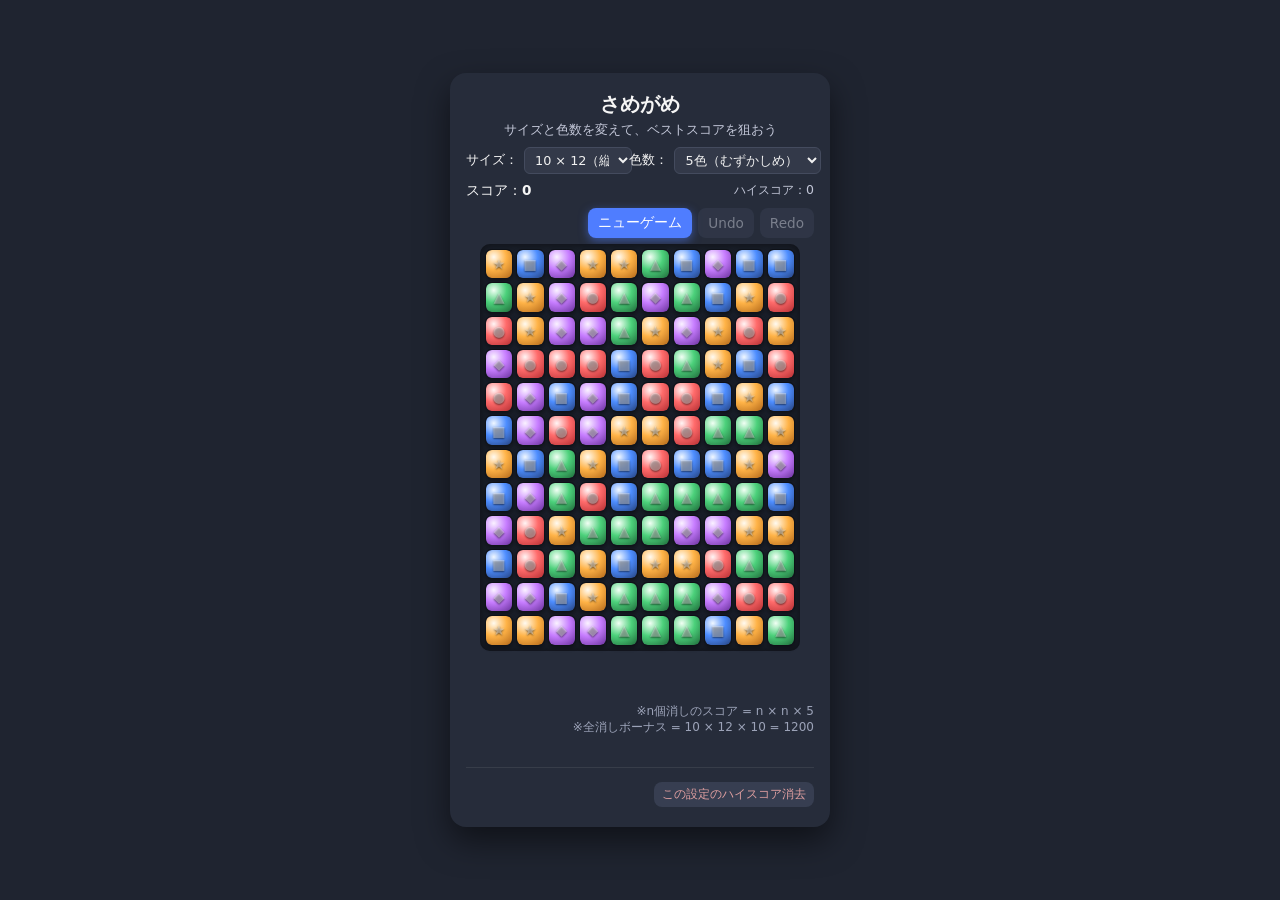
<file: games/samegame/index.html>
<!DOCTYPE html>
<html lang="ja">
<head>
  <meta charset="UTF-8" />
  <link rel="stylesheet" href="../../shared/common.css" />
  <title>さめがめ（サイズ＆色数選択可）</title>
  <meta name="viewport" content="width=device-width, initial-scale=1.0" />
  <style>
    body {
      margin: 0;
      min-height: 100vh;
      display: flex;
      justify-content: center;
      align-items: center;
      background: #1f2430;
      font-family: system-ui, -apple-system, BlinkMacSystemFont, "Segoe UI", sans-serif;
      color: #f5f5f5;
    }

    .game-container {
      background: #262c3a;
      padding: 18px 16px 20px;
      border-radius: 16px;
      box-shadow: 0 14px 32px rgba(0,0,0,0.5);
      width: 380px;
      max-width: 100%;
      box-sizing: border-box;
    }

    h1 {
      margin: 0 0 4px;
      font-size: 1.25rem;
      text-align: center;
    }

    .subtitle {
      font-size: 0.8rem;
      text-align: center;
      color: #c3c7d8;
      margin-bottom: 8px;
    }

    .settings-row {
      display: flex;
      justify-content: space-between;
      align-items: center;
      gap: 8px;
      margin-bottom: 8px;
      font-size: 0.8rem;
    }

    .settings-row label {
      display: flex;
      align-items: center;
      gap: 6px;
      white-space: nowrap;
      min-width: 0;
    }

    select {
      background: #333949;
      color: #f1f1f1;
      border-radius: 6px;
      border: 1px solid #444b5e;
      padding: 4px 6px;
      font-size: 0.8rem;
      outline: none;
      box-sizing: border-box;
    }

    /* サイズ欄を小さめにして、色数欄がはみ出さないように */
    #sizeSelect { width: 108px; }
    #colorSelect { width: 152px; }

    @media (max-width: 360px) {
      .settings-row { flex-wrap: wrap; }
      #sizeSelect, #colorSelect { width: 100%; }
      .settings-row label { width: 100%; justify-content: space-between; }
    }

    .status-row {
      display: flex;
      justify-content: space-between;
      align-items: center;
      font-size: 0.85rem;
      margin-bottom: 8px;
      gap: 8px;
    }

    .score-label span { font-weight: 600; }

    .high-score {
      font-size: 0.78rem;
      color: #c3c7d8;
      white-space: nowrap;
    }

    .btn-row {
      display: flex;
      gap: 6px;
      justify-content: space-between;
      align-items: center;
      margin-bottom: 6px;
      flex-wrap: wrap;
    }

    .btn-group {
      display: flex;
      gap: 6px;
      flex-wrap: wrap;
      justify-content: flex-end;
      width: 100%;
    }

    .grid-wrapper {
      display: flex;
      justify-content: center;
      margin: 6px 0 8px;
    }

    .grid {
      --cols: 10;
      width: 100%;
      max-width: 320px;
      display: grid;
      grid-template-columns: repeat(var(--cols), 1fr);
      gap: 3px;
      background: #1a1f2a;
      padding: 5px;
      border-radius: 10px;
      box-shadow: inset 0 0 8px rgba(0,0,0,0.6);
      box-sizing: border-box;
    }

    @keyframes popIn {
      from { transform: scale(0.92); opacity: 0; }
      to   { transform: scale(1); opacity: 1; }
    }

    /* 初回生成（ニューゲーム直後）だけ軽く出現アニメ */
    .grid.animate .cell:not(.empty) {
      animation: popIn 0.22s ease-out;
    }

    .cell {
      width: 100%;
      padding-bottom: 100%; /* 正方形 */
      border-radius: 6px;
      cursor: pointer;
      box-sizing: border-box;
      border: 1px solid rgba(0,0,0,0.4);
      box-shadow: 0 2px 4px rgba(0,0,0,0.4);
      transition: transform 0.08s ease, box-shadow 0.08s ease, opacity 0.12s ease, filter 0.08s ease;
      position: relative;
      overflow: hidden;

      /* スマホ誤ズーム/ハイライト抑止 */
      touch-action: manipulation;
      -webkit-tap-highlight-color: transparent;
      user-select: none;
    }

    .cell-inner {
      position: absolute;
      inset: 0;
      border-radius: inherit;
      background: #555;
    }

    .cell:hover {
      transform: translateY(-1px);
      box-shadow: 0 4px 8px rgba(0,0,0,0.6);
    }

    .cell.empty {
      opacity: 0;
      pointer-events: none;
      box-shadow: none;
      border: none;
    }

    /* 消せる塊の軽いハイライト */
    .cell.hl:not(.empty) {
      box-shadow:
        0 0 0 2px rgba(255,255,255,0.35) inset,
        0 3px 10px rgba(0,0,0,0.55);
      filter: brightness(1.06);
    }

    /* タップ瞬間の一瞬ハイライト（少し強め） */
    .cell.tap-hl:not(.empty) {
      box-shadow:
        0 0 0 3px rgba(255,255,255,0.55) inset,
        0 8px 18px rgba(0,0,0,0.65);
      filter: brightness(1.12);
      transform: translateY(-1px);
    }

    /* 記号（色覚多様性対応） */
    .symbol {
      position: absolute;
      inset: 0;
      display: grid;
      place-items: center;
      font-weight: 800;
      font-size: 0.9rem;
      letter-spacing: 0.02em;
      color: rgba(255,255,255,0.38);
      text-shadow: 0 1px 2px rgba(0,0,0,0.55);
      pointer-events: none;
      user-select: none;
    }

    /* カラーブロック（ライトっぽく立体感） */
    .color-0 .cell-inner {
      background: radial-gradient(circle at 30% 25%, #fff5f5, #ff6b6b 45%, #b52e32 100%);
    }
    .color-1 .cell-inner {
      background: radial-gradient(circle at 30% 25%, #f0f7ff, #4d8dff 45%, #25427f 100%);
    }
    .color-2 .cell-inner {
      background: radial-gradient(circle at 30% 25%, #f1fff4, #4cd17b 45%, #1f6b3a 100%);
    }
    .color-3 .cell-inner {
      background: radial-gradient(circle at 30% 25%, #fffaf0, #ffb347 45%, #b36819 100%);
    }
    .color-4 .cell-inner {
      background: radial-gradient(circle at 30% 25%, #faf2ff, #c77dff 45%, #6a319d 100%);
    }

    button {
      border: none;
      border-radius: 8px;
      padding: 6px 10px;
      font-size: 0.85rem;
      cursor: pointer;
      background: #4f7dff;
      color: #fff;
      box-shadow: 0 3px 10px rgba(79,125,255,0.5);
      transition: transform 0.08s ease, box-shadow 0.08s ease, opacity 0.15s;
      white-space: nowrap;

      touch-action: manipulation;
      -webkit-tap-highlight-color: transparent;
      user-select: none;
    }

    button:active {
      transform: translateY(1px);
      box-shadow: none;
    }

    button:disabled {
      opacity: 0.45;
      cursor: not-allowed;
      box-shadow: none;
    }

    .btn-secondary {
      background: #3a4255;
      color: #e0e3f0;
      box-shadow: none;
    }

    .btn-warn {
      background: #3a4255;
      color: #ffb2b2;
      box-shadow: none;
    }

    .message {
      font-size: 0.85rem;
      min-height: 1.3em;
      margin-top: 6px;
      text-align: center;
      color: #c3c7d8;
    }

    .message.over {
      color: #ff9f6b;
      font-weight: 650;
    }

    .message.perfect {
      color: #7cffb1;
      font-weight: 750;
    }

    /* スコア内訳（直近の加点表示） */
    .delta {
      font-size: 0.82rem;
      min-height: 1.1em;
      text-align: center;
      color: #e7eaff;
      opacity: 0;
      transform: translateY(-2px);
      transition: opacity 0.18s ease, transform 0.18s ease;
      pointer-events: none;
      user-select: none;
    }
    .delta.show {
      opacity: 1;
      transform: translateY(0);
    }

    .small-note {
      margin-top: 6px;
      font-size: 0.75rem;
      text-align: right;
      color: #9ca3b8;
      line-height: 1.35;
    }

    .danger-zone {
      margin-top: 32px;
      padding-top: 14px;
      border-top: 1px solid rgba(255,255,255,0.08);
      display: flex;
      justify-content: flex-end;
    }

    .danger-zone .btn-warn {
      padding: 5px 8px;
      font-size: 0.72rem;
      opacity: 0.86;
    }
  </style>
  <meta name="theme-color" content="#5b6cff" />
  <link rel="manifest" href="../../manifest.webmanifest" />
  <link rel="icon" href="../../icons/icon.svg" type="image/svg+xml" />
  <link rel="apple-touch-icon" href="../../icons/icon.svg" />

</head>
<body>
  <div class="game-container">
    <h1>さめがめ</h1>
    <div class="subtitle">サイズと色数を変えて、ベストスコアを狙おう</div>

    <div class="settings-row">
      <label>
        サイズ：
        <select id="sizeSelect">
          <option value="8x8">8 × 8</option>
          <option value="10x10">10 × 10</option>
          <option value="10x12" selected>10 × 12（縦長）</option>
        </select>
      </label>
      <label>
        色数：
        <select id="colorSelect">
          <option value="3">3色（やさしめ）</option>
          <option value="4">4色</option>
          <option value="5" selected>5色（むずかしめ）</option>
        </select>
      </label>
    </div>

    <div class="status-row">
      <div class="score-label">スコア：<span id="score">0</span></div>
      <div class="high-score">ハイスコア：<span id="highScore">0</span></div>
    </div>

    <div class="btn-row">
      <div class="btn-group">
        <button id="newGameBtn">ニューゲーム</button>
        <button id="undoBtn" class="btn-secondary" disabled>Undo</button>
        <button id="redoBtn" class="btn-secondary" disabled>Redo</button>
      </div>
    </div>

    <div class="grid-wrapper">
      <div id="grid" class="grid"></div>
    </div>

    <div id="delta" class="delta"></div>
    <div id="message" class="message"></div>

    <div class="small-note">
      <div>※n個消しのスコア = n × n × 5</div>
      <div id="perfectNote">※全消しボーナス = —</div>
    </div>

    <div class="danger-zone" aria-label="ハイスコア管理">
      <button id="resetHighBtn" class="btn-warn">この設定のハイスコア消去</button>
    </div>
  </div>

  <script src="../../shared/storage.js"></script>
<script>
    // ===== 定数 =====
    const SCORE_FACTOR = 5;
    const PERFECT_FACTOR = 10;          // 全消しボーナス = (横×縦×PERFECT_FACTOR)
    const INIT_TRY_LIMIT = 300;         // 初期盤面生成のリトライ上限
    const HISTORY_LIMIT = 80;           // Undo/Redoの履歴上限
    const LAST_SETTINGS_KEY = "myGames:samegame:lastSettings:v2";
    const LEGACY_LAST_SETTINGS_KEY = "samegameLastSettings_v2";

    // 色覚多様性：色ごとの記号（色数に応じて先頭から使う）
    const SYMBOLS = ["●", "■", "▲", "★", "◆", "✦", "✚"];

    // 「タップした瞬間」に一瞬ハイライトしてから消す待ち時間
    const TAP_HL_MS = 110;

    // ===== 設定（UI＝ゲーム反映は即時） =====
    let COLS = 10;
    let ROWS = 12;
    let COLORS = 5;

    // ===== ハイスコアキー =====
    let HIGH_KEY = "";

    // ===== ゲーム状態 =====
    let board = [];
    let score = 0;
    let gameOver = false;

    // Undo/Redo
    let undoStack = [];
    let redoStack = [];

    // ハイライト管理
    let highlighted = []; // [[r,c], ...] : hover用(hl)
    let lastHoverCellKey = ""; // "r,c"

    // 入力ロック（タップ瞬間ハイライト中など）
    let isResolving = false;

    // ===== DOM =====
    const gridEl = document.getElementById("grid");
    const scoreEl = document.getElementById("score");
    const messageEl = document.getElementById("message");
    const deltaEl = document.getElementById("delta");
    const highScoreEl = document.getElementById("highScore");
    const perfectNoteEl = document.getElementById("perfectNote");

    const newGameBtn = document.getElementById("newGameBtn");
    const undoBtn = document.getElementById("undoBtn");
    const redoBtn = document.getElementById("redoBtn");
    const resetHighBtn = document.getElementById("resetHighBtn");

    const sizeSelect = document.getElementById("sizeSelect");
    const colorSelect = document.getElementById("colorSelect");

    // ===== ユーティリティ =====
    function getHighScoreKey(cols, rows, colors) {
      return `myGames:samegame:highScore:${cols}x${rows}:c${colors}:v1`;
    }

    function deepCopyBoard(b) {
      return b.map(row => row.slice());
    }

    function setMessage(text, cls = "message") {
      messageEl.textContent = text || "";
      messageEl.className = cls;
    }

    let deltaTimer = null;
    function showDelta(text) {
      if (!text) return;
      deltaEl.textContent = text;
      deltaEl.classList.add("show");
      if (deltaTimer) clearTimeout(deltaTimer);
      deltaTimer = setTimeout(() => {
        deltaEl.classList.remove("show");
      }, 650);
    }

    function updatePerfectNote() {
      const bonus = COLS * ROWS * PERFECT_FACTOR;
      perfectNoteEl.textContent = `※全消しボーナス = ${COLS} × ${ROWS} × ${PERFECT_FACTOR} = ${bonus}`;
    }

    function loadHighScore() {
      const raw = SafeStorage.get(HIGH_KEY);
      const val = raw ? parseInt(raw, 10) : 0;
      highScoreEl.textContent = isNaN(val) ? 0 : String(val);
    }

    function saveHighScoreIfNeeded() {
      const raw = SafeStorage.get(HIGH_KEY);
      const current = raw ? parseInt(raw, 10) : 0;
      const hi = isNaN(current) ? 0 : current;

      if (score > hi) {
        SafeStorage.set(HIGH_KEY, String(score));
        highScoreEl.textContent = String(score);
      }
    }

    function updateUndoRedoButtons() {
      undoBtn.disabled = undoStack.length === 0 || isResolving;
      redoBtn.disabled = redoStack.length === 0 || isResolving;
    }

    function setBusy(busy) {
      isResolving = busy;
      // 連打・割り込み防止（必要最低限）
      newGameBtn.disabled = busy;
      resetHighBtn.disabled = busy;
      sizeSelect.disabled = busy;
      colorSelect.disabled = busy;
      updateUndoRedoButtons();
    }

    function pushUndoState() {
      const snapshot = {
        board: deepCopyBoard(board),
        score,
        gameOver,
        messageText: messageEl.textContent,
        messageClass: messageEl.className
      };
      undoStack.push(snapshot);
      if (undoStack.length > HISTORY_LIMIT) undoStack.shift();
      redoStack = [];
      updateUndoRedoButtons();
    }

    function applySnapshot(snap) {
      board = deepCopyBoard(snap.board);
      score = snap.score;
      gameOver = !!snap.gameOver;
      messageEl.textContent = snap.messageText || "";
      messageEl.className = snap.messageClass || "message";
      clearHighlight();
      updateStatus();
      renderBoard();
      updateUndoRedoButtons();
    }

    function undo() {
      if (isResolving) return;
      if (undoStack.length === 0) return;
      const current = {
        board: deepCopyBoard(board),
        score,
        gameOver,
        messageText: messageEl.textContent,
        messageClass: messageEl.className
      };
      redoStack.push(current);
      const prev = undoStack.pop();
      applySnapshot(prev);
    }

    function redo() {
      if (isResolving) return;
      if (redoStack.length === 0) return;
      const current = {
        board: deepCopyBoard(board),
        score,
        gameOver,
        messageText: messageEl.textContent,
        messageClass: messageEl.className
      };
      undoStack.push(current);
      const next = redoStack.pop();
      applySnapshot(next);
    }

    // ===== 設定保存／復元 =====
    function readSettingsFromUI() {
      const sizeVal = sizeSelect.value;
      const [colsStr, rowsStr] = sizeVal.split("x");
      return {
        cols: parseInt(colsStr, 10),
        rows: parseInt(rowsStr, 10),
        colors: parseInt(colorSelect.value, 10),
        sizeVal,
        colorVal: colorSelect.value
      };
    }

    function applySettingsToUI(sizeVal, colorVal) {
      if (typeof sizeVal === "string") {
        const ok = Array.from(sizeSelect.options).some(o => o.value === sizeVal);
        if (ok) sizeSelect.value = sizeVal;
      }
      if (typeof colorVal === "string") {
        const ok = Array.from(colorSelect.options).some(o => o.value === colorVal);
        if (ok) colorSelect.value = colorVal;
      }
    }

    function loadLastSettingsIntoUI() {
      try {
        const raw = SafeStorage.get(LAST_SETTINGS_KEY) || SafeStorage.get(LEGACY_LAST_SETTINGS_KEY);
        if (!raw) return;
        const obj = JSON.parse(raw);
        if (!obj || typeof obj !== "object") return;
        applySettingsToUI(obj.size, obj.colors);
      } catch (_) {
        // ignore
      }
    }

    function saveLastSettingsFromUI() {
      const s = readSettingsFromUI();
      const payload = { size: s.sizeVal, colors: s.colorVal };
      SafeStorage.set(LAST_SETTINGS_KEY, JSON.stringify(payload));
    }

    function applySettingsFromUI() {
      const s = readSettingsFromUI();
      COLS = s.cols;
      ROWS = s.rows;
      COLORS = s.colors;

      HIGH_KEY = getHighScoreKey(COLS, ROWS, COLORS);
      loadHighScore();

      gridEl.style.setProperty("--cols", String(COLS));
      updatePerfectNote();
    }

    // ===== 盤面生成 =====
    function initBoard() {
      score = 0;
      gameOver = false;
      undoStack = [];
      redoStack = [];
      setBusy(false);
      clearHighlight();
      setMessage("");
      deltaEl.textContent = "";
      deltaEl.classList.remove("show");

      gridEl.classList.add("animate");

      let generated = false;
      for (let tries = 0; tries < INIT_TRY_LIMIT; tries++) {
        const b = [];
        for (let r = 0; r < ROWS; r++) {
          const row = [];
          for (let c = 0; c < COLS; c++) {
            row.push(Math.floor(Math.random() * COLORS));
          }
          b.push(row);
        }
        board = b;
        if (hasAnyMove()) {
          generated = true;
          break;
        }
      }

      updateStatus();
      renderBoard();
      saveHighScoreIfNeeded();

      setTimeout(() => gridEl.classList.remove("animate"), 260);

      if (!generated) {
        gameOver = true;
        setMessage("初期盤面の生成に失敗しました。ニューゲームを押してください。", "message over");
      }
    }

    function updateStatus() {
      scoreEl.textContent = String(score);
    }

    // ===== 描画 =====
    function ensureBoardCells() {
      const expected = ROWS * COLS;
      if (gridEl.children.length === expected) return;
      gridEl.textContent = "";
      for (let i = 0; i < expected; i++) {
        const cell = document.createElement("div");
        const inner = document.createElement("div");
        inner.className = "cell-inner";
        cell.className = "cell";
        cell.appendChild(inner);
        const symEl = document.createElement("div");
        symEl.className = "symbol";
        cell.appendChild(symEl);
        gridEl.appendChild(cell);
      }
    }

    function renderBoard() {
      ensureBoardCells();
      const symList = SYMBOLS.slice(0, Math.max(1, COLORS));

      for (let r = 0; r < ROWS; r++) {
        for (let c = 0; c < COLS; c++) {
          const cell = gridEl.children[idxOf(r, c)];
          const symEl = cell.querySelector(".symbol");
          const v = board[r][c];

          cell.className = "cell";
          cell.dataset.row = String(r);
          cell.dataset.col = String(c);

          if (v === null) {
            cell.classList.add("empty");
            symEl.textContent = "";
          } else {
            cell.classList.add(`color-${v}`);
            symEl.textContent = symList[v] ?? symList[v % symList.length] ?? "●";
          }
        }
      }
    }

    // ===== ハイライト（hover用） =====
    function idxOf(r, c) {
      return r * COLS + c;
    }

    function clearHighlight() {
      if (highlighted.length === 0) {
        lastHoverCellKey = "";
        return;
      }
      for (const [r, c] of highlighted) {
        const i = idxOf(r, c);
        const el = gridEl.children[i];
        if (el) el.classList.remove("hl");
      }
      highlighted = [];
      lastHoverCellKey = "";
    }

    function highlightClusterAt(r, c) {
      if (gameOver) return;
      if (isResolving) return;

      const key = `${r},${c}`;
      if (key === lastHoverCellKey) return;
      lastHoverCellKey = key;

      clearHighlight();

      const color = board[r]?.[c];
      if (color === null || color === undefined) return;

      const cluster = getCluster(r, c, color);
      if (cluster.length < 2) return;

      highlighted = cluster;
      for (const [rr, cc] of cluster) {
        const i = idxOf(rr, cc);
        const el = gridEl.children[i];
        if (el) el.classList.add("hl");
      }
    }

    // ===== タップ瞬間ハイライト（tap-hl） =====
    function flashTapHighlight(cluster) {
      for (const [rr, cc] of cluster) {
        const i = idxOf(rr, cc);
        const el = gridEl.children[i];
        if (el) el.classList.add("tap-hl");
      }
      setTimeout(() => {
        for (const [rr, cc] of cluster) {
          const i = idxOf(rr, cc);
          const el = gridEl.children[i];
          if (el) el.classList.remove("tap-hl");
        }
      }, TAP_HL_MS);
    }

    // ===== ゲームロジック =====
    function performMove(cluster) {
      // Undo保存（“消す直前の状態”を保存）
      pushUndoState();

      const n = cluster.length;
      const gained = n * n * SCORE_FACTOR;
      score += gained;

      for (const [rr, cc] of cluster) {
        board[rr][cc] = null;
      }

      applyGravity();
      shiftColumnsLeft();

      clearHighlight();
      updateStatus();
      renderBoard();

      showDelta(`${n}個消し +${gained}`);
      saveHighScoreIfNeeded();
      checkGameEnd();
    }

    // 「タップした瞬間に一瞬ハイライト」→ 少し待ってから消す
    function onGridPointerDown(e) {
      if (gameOver) return;
      if (isResolving) return;

      const cell = e.target.closest(".cell");
      if (!cell || !gridEl.contains(cell)) return;
      if (cell.classList.contains("empty")) return;

      const r = parseInt(cell.dataset.row, 10);
      const c = parseInt(cell.dataset.col, 10);
      if (!Number.isFinite(r) || !Number.isFinite(c)) return;

      const color = board[r][c];
      if (color === null) return;

      const cluster = getCluster(r, c, color);
      if (cluster.length < 2) return;

          // ここで「タップ瞬間」ハイライト
      setBusy(true);
      clearHighlight(); // hoverの縁取りは消して、タップのほうを優先
      flashTapHighlight(cluster);

      // iOS等で後続のclick/ズームを誘発しにくくする
      e.preventDefault();

      setTimeout(() => {
        // 念のため、状態が変わっていない前提で実行
        performMove(cluster);
        setBusy(false);
      }, TAP_HL_MS);
    }

    function onGridPointerMove(e) {
      const cell = e.target.closest(".cell");
      if (!cell || !gridEl.contains(cell)) return;
      if (cell.classList.contains("empty")) { clearHighlight(); return; }

      const r = parseInt(cell.dataset.row, 10);
      const c = parseInt(cell.dataset.col, 10);
      if (!Number.isFinite(r) || !Number.isFinite(c)) return;

      highlightClusterAt(r, c);
    }

    function onGridPointerLeave() {
      clearHighlight();
    }

    function getCluster(sr, sc, color) {
      const visited = Array.from({ length: ROWS }, () => Array(COLS).fill(false));
      const stack = [[sr, sc]];
      const cluster = [];

      while (stack.length > 0) {
        const [r, c] = stack.pop();
        if (r < 0 || r >= ROWS || c < 0 || c >= COLS) continue;
        if (visited[r][c]) continue;
        if (board[r][c] !== color) continue;

        visited[r][c] = true;
        cluster.push([r, c]);

        stack.push([r - 1, c]);
        stack.push([r + 1, c]);
        stack.push([r, c - 1]);
        stack.push([r, c + 1]);
      }
      return cluster;
    }

    function applyGravity() {
      for (let c = 0; c < COLS; c++) {
        const col = [];
        for (let r = ROWS - 1; r >= 0; r--) {
          const v = board[r][c];
          if (v !== null) col.push(v);
        }
        let idx = 0;
        for (let r = ROWS - 1; r >= 0; r--) {
          board[r][c] = (idx < col.length) ? col[idx++] : null;
        }
      }
    }

    function shiftColumnsLeft() {
      const nonEmptyCols = [];
      for (let c = 0; c < COLS; c++) {
        let empty = true;
        for (let r = 0; r < ROWS; r++) {
          if (board[r][c] !== null) { empty = false; break; }
        }
        if (!empty) nonEmptyCols.push(c);
      }

      const newBoard = Array.from({ length: ROWS }, () => Array(COLS).fill(null));
      for (let newC = 0; newC < nonEmptyCols.length; newC++) {
        const oldC = nonEmptyCols[newC];
        for (let r = 0; r < ROWS; r++) {
          newBoard[r][newC] = board[r][oldC];
        }
      }
      board = newBoard;
    }

    function hasAnyMove() {
      for (let r = 0; r < ROWS; r++) {
        for (let c = 0; c < COLS; c++) {
          const color = board[r][c];
          if (color === null) continue;
          if (r > 0 && board[r - 1][c] === color) return true;
          if (r < ROWS - 1 && board[r + 1][c] === color) return true;
          if (c > 0 && board[r][c - 1] === color) return true;
          if (c < COLS - 1 && board[r][c + 1] === color) return true;
        }
      }
      return false;
    }

    function isBoardEmpty() {
      for (let r = 0; r < ROWS; r++) {
        for (let c = 0; c < COLS; c++) {
          if (board[r][c] !== null) return false;
        }
      }
      return true;
    }

    function checkGameEnd() {
      if (isBoardEmpty()) {
        gameOver = true;

        const bonus = COLS * ROWS * PERFECT_FACTOR;
        score += bonus;
        updateStatus();
        saveHighScoreIfNeeded();

        setMessage(`パーフェクトクリア！ ボーナス +${bonus}`, "message perfect");
        showDelta(`全消し +${bonus}`);
        return;
      }

      if (!hasAnyMove()) {
        gameOver = true;
        saveHighScoreIfNeeded();
        setMessage("これ以上消せません。ゲームオーバー。", "message over");
      }
    }

    // ===== 操作 =====
    function startNewGame() {
      if (isResolving) return;
      applySettingsFromUI();
      saveLastSettingsFromUI();
      initBoard();
    }

    function onSettingsChanged() {
      // サイズ/色数変更は「直ちに」ブロックとハイスコアを更新
      startNewGame();
    }

    function resetHighScore() {
      if (isResolving) return;
      if (!confirm("今のサイズ＆色数のハイスコアをリセットしますか？")) return;
      SafeStorage.remove(HIGH_KEY);
      loadHighScore();
    }

    // ===== イベント =====
    newGameBtn.addEventListener("click", startNewGame);
    undoBtn.addEventListener("click", undo);
    redoBtn.addEventListener("click", redo);
    resetHighBtn.addEventListener("click", resetHighScore);

    sizeSelect.addEventListener("change", onSettingsChanged);
    colorSelect.addEventListener("change", onSettingsChanged);

    // pointerdown でタップ直後の反応を出す。
    gridEl.addEventListener("pointerdown", onGridPointerDown);
    gridEl.addEventListener("pointermove", onGridPointerMove);
    gridEl.addEventListener("pointerleave", onGridPointerLeave);

    // ===== 初期化 =====
    loadLastSettingsIntoUI();
    applySettingsFromUI();
    initBoard();
  </script>
  <script src="../../shared/pwa.js"></script>

</body>
</html>
</file>
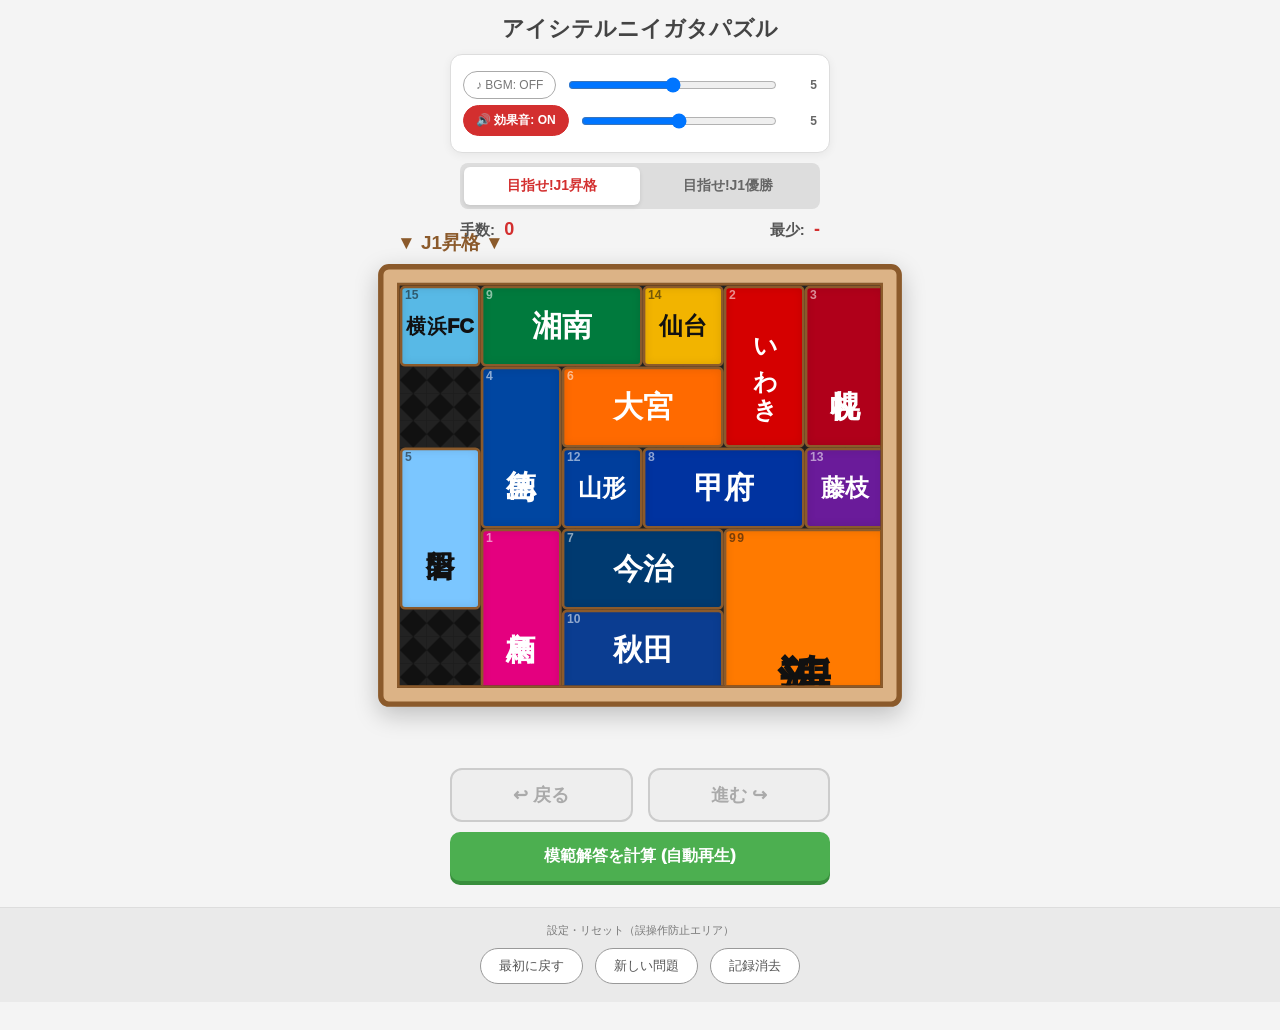
<file: games/Slide Block/index.html>
<!DOCTYPE html>
<html lang="ja">
<head>
  <meta charset="UTF-8" />
  <meta name="viewport" content="width=device-width,initial-scale=1.0,maximum-scale=1.0,user-scalable=no,viewport-fit=cover" />
  <link rel="stylesheet" href="../../shared/common.css" />
  <title>アイシテルニイガタパズル</title>
  <style>
    :root{
      --bg:#f4f4f4;
      --wood:#8b5a2b;
      --wood2:#dcb386;
      --accent:#d32f2f;
      --text:#333;
    }
    *{box-sizing:border-box}
    body{
      font-family:-apple-system,BlinkMacSystemFont,"Hiragino Kaku Gothic ProN","Meiryo",sans-serif;
      margin:0; padding:14px 0 28px;
      background:var(--bg);
      color:var(--text);
      display:flex; flex-direction:column; align-items:center;
      min-height:100vh;
      user-select:none;
      -webkit-tap-highlight-color:transparent;
      touch-action:manipulation;
      overflow-x:hidden;
    }

    h1{margin:0 0 10px; font-size:22px; color:#444}

    /* sound */
    .sound-wrap{
      width:92%; max-width:380px;
      background:#fff;
      border:1px solid #ddd;
      border-radius:12px;
      padding:10px 12px;
      box-shadow:0 2px 10px rgba(0,0,0,.06);
      margin:0 0 10px;
    }
    .sound-row{
      display:flex; align-items:center; gap:10px;
      margin:6px 0;
    }
    .sound-btn{
      flex:0 0 auto;
      background:#fff; border:1px solid #aaa; border-radius:18px;
      padding:6px 12px; font-size:12px; color:#777;
      display:flex; align-items:center; gap:6px;
      cursor:pointer;
      transition:.15s;
      white-space:nowrap;
    }
    .sound-btn.active{
      background:var(--accent); border-color:var(--accent);
      color:#fff; font-weight:800;
    }
    .sound-slider{
      flex:1 1 auto;
      display:flex; align-items:center; gap:8px;
      min-width:0;
    }
    input[type="range"]{ width:100%; }
    .sound-val{
      flex:0 0 auto;
      width:30px;
      text-align:right;
      font-weight:800;
      color:#666;
      font-size:12px;
    }

    /* mode */
    .mode-selector{
      display:flex; width:90%; max-width:360px;
      background:#ddd; border-radius:8px; padding:4px;
      margin-bottom:10px;
    }
    .mode-btn{
      flex:1; border:none; background:transparent; cursor:pointer;
      padding:10px 0; border-radius:6px;
      font-size:14px; font-weight:900; color:#666;
      transition:.15s;
      white-space:nowrap;
    }
    .mode-btn.active{
      background:#fff; color:var(--accent);
      box-shadow:0 2px 4px rgba(0,0,0,.10);
    }

    /* score */
    #score-board{
      display:flex; justify-content:space-between;
      width:88%; max-width:360px;
      font-weight:800; font-size:15px; color:#555;
      margin-bottom:6px;
      z-index:50;
    }
    .score-item span{color:var(--accent); font-size:18px; margin-left:5px}

    /* board wrapper */
    #board-wrapper{
      position:relative;
      margin:18px auto 18px;
      display:block;
    }
    #board-container{
      position:absolute;
      left:50%;
      top:0;
      width:388px;
      height:328px;
      padding:10px;
      border:4px solid var(--wood);
      border-radius:8px;
      background:var(--wood2);
      box-shadow:0 6px 18px rgba(0,0,0,.22);
      transform-origin:top center;
      transform:translateX(-50%) scale(1);
    }
    #goal-marker{
      position:absolute;
      top:-28px; left:10px;
      width:calc(100% - 20px);
      text-align:left;
      font-size:14px;
      font-weight:900;
      color:var(--wood);
      white-space:nowrap;
      pointer-events:none;
    }
    #game-board{
      position:relative;
      width:360px; height:300px;
      border:2px solid var(--wood);
      overflow:hidden;
      background-color:#111;
      background-image:
        linear-gradient(45deg,#222 25%,transparent 25%),
        linear-gradient(-45deg,#222 25%,transparent 25%),
        linear-gradient(45deg,transparent 75%,#222 75%),
        linear-gradient(-45deg,transparent 75%,#222 75%);
      background-size:20px 20px;
    }

    /* blocks */
    .block{
      position:absolute;
      border:2px solid var(--wood);
      border-radius:4px;
      box-shadow:inset 0 0 6px rgba(0,0,0,.10);
      display:flex; align-items:center; justify-content:center;
      cursor:pointer;
      transition:top .10s ease-out, left .10s ease-out;
      z-index:10;
      line-height:1.05;
      white-space:nowrap;
      word-break:keep-all;
      padding:0 4px;
    }
    .block.selected{
      border-color:var(--accent);
      box-shadow:0 0 0 2px rgba(211,47,47,.35);
      z-index:20;
    }
    .block.auto{
      outline:2px solid rgba(0,137,123,.55);
      z-index:25;
    }

    .vertical{
      writing-mode:vertical-rl;
      text-orientation:upright;
      letter-spacing:1px;
    }
    .horizontal{
      writing-mode:horizontal-tb;
      text-orientation:mixed;
      letter-spacing:0;
    }

    .block-id{
      position:absolute; top:1px; left:2px;
      font-size:9px; opacity:.55;
      writing-mode:horizontal-tb;
      pointer-events:none;
      font-weight:800;
    }
    .label{
      font-weight:1000;
      display:block;
      pointer-events:none;
      white-space:nowrap;
    }

    /* arrows */
    .arrow-btn{
      position:absolute;
      width:40px; height:40px;
      background:var(--accent);
      color:#fff;
      border-radius:50%;
      display:flex; align-items:center; justify-content:center;
      font-size:20px;
      box-shadow:0 2px 6px rgba(0,0,0,.3);
      opacity:.96;
      z-index:30;
      cursor:pointer;
      user-select:none;
    }
    .arrow-btn:active{transform:scale(.9); background:#b71c1c}
    .arrow-top{ top:-16px; left:50%; margin-left:-20px; }
    .arrow-bottom{ bottom:-16px; left:50%; margin-left:-20px; }
    .arrow-left{ left:-16px; top:50%; margin-top:-20px; }
    .arrow-right{ right:-16px; top:50%; margin-top:-20px; }

    /* controls */
    .primary-controls{
      display:flex; gap:15px; width:92%; max-width:380px;
      margin-bottom:10px;
    }
    .history-btn{
      flex:1; height:54px;
      font-size:18px; font-weight:900;
      border-radius:12px;
      background:#fff;
      border:2px solid #888;
      box-shadow:0 4px 0 #bbb;
      cursor:pointer;
      display:flex; align-items:center; justify-content:center;
      transition:.08s;
    }
    .history-btn:active{transform:translateY(4px); box-shadow:none}
    .history-btn:disabled{
      background:#eee; border-color:#ccc; color:#aaa;
      box-shadow:none; transform:none; cursor:not-allowed;
    }

    .solver-area{
      width:92%; max-width:380px;
      margin-bottom:auto;
    }
    .solve-btn{
      width:100%;
      padding:14px 12px;
      font-size:16px; font-weight:1000;
      border:none; border-radius:10px;
      background:#4caf50; color:#fff;
      box-shadow:0 4px 0 #388e3c;
      cursor:pointer; transition:.08s;
    }
    .solve-btn:active{transform:translateY(4px); box-shadow:none}
    .solve-btn.solving{background:#ef5350; box-shadow:0 4px 0 #c62828}

    .danger-zone{
      margin-top:26px;
      width:100%;
      padding:15px 0 18px;
      border-top:1px solid #ddd;
      background:#eaeaea;
      display:flex; flex-direction:column; align-items:center; gap:10px;
    }
    .danger-desc{font-size:11px; color:#777}
    .secondary-btn-group{display:flex; gap:12px; flex-wrap:wrap; justify-content:center}
    .secondary-btn{
      background:#fff;
      border:1px solid #999;
      color:#555;
      padding:8px 18px;
      font-size:13px;
      border-radius:20px;
      cursor:pointer;
    }
    .secondary-btn:active{background:#ddd}

    /* overlay */
    #loading-overlay{
      display:none;
      position:fixed; inset:0;
      background:rgba(0,0,0,.62);
      z-index:100;
      color:#fff;
      align-items:center;
      justify-content:center;
      flex-direction:column;
      text-align:center;
      padding:18px;
    }
    .spinner{
      width:40px; height:40px;
      border:4px solid #fff; border-top:4px solid transparent;
      border-radius:50%;
      animation:spin 1s linear infinite;
      margin-bottom:14px;
    }
    @keyframes spin{0%{transform:rotate(0)}100%{transform:rotate(360deg)}}
    .overlay-sub{font-size:12px; margin-top:8px; opacity:.92; line-height:1.35}

    /* confetti canvas */
    #confetti{
      position:fixed;
      inset:0;
      width:100vw;
      height:100vh;
      pointer-events:none;
      z-index:200;
      display:none;
    }
  </style>
  <meta name="theme-color" content="#5b6cff" />
  <link rel="manifest" href="../../manifest.webmanifest" />
  <link rel="icon" href="../../icons/icon.svg" type="image/svg+xml" />
  <link rel="apple-touch-icon" href="../../icons/icon.svg" />

</head>
<body>
  <h1>アイシテルニイガタパズル</h1>

  <div class="sound-wrap">
    <div class="sound-row">
      <button id="btn-bgm" class="sound-btn" onclick="toggleBGM()"><span>♪</span> BGM: OFF</button>
      <div class="sound-slider">
        <input id="bgm-vol" type="range" min="0" max="10" step="1" value="5" oninput="setBgmVol(this.value)">
        <div class="sound-val" id="bgm-val">5</div>
      </div>
    </div>
    <div class="sound-row">
      <button id="btn-se" class="sound-btn active" onclick="toggleSE()"><span>🔊</span> 効果音: ON</button>
      <div class="sound-slider">
        <input id="se-vol" type="range" min="0" max="10" step="1" value="5" oninput="setSeVol(this.value)">
        <div class="sound-val" id="se-val">5</div>
      </div>
    </div>
  </div>

  <div class="mode-selector">
    <button id="btn-up" class="mode-btn active" onclick="switchMode('up')">目指せ!J1昇格</button>
    <button id="btn-champ" class="mode-btn" onclick="switchMode('champ')">目指せ!J1優勝</button>
  </div>

  <div id="score-board">
    <div class="score-item">手数: <span id="current-moves">0</span></div>
    <div class="score-item">最少: <span id="best-score">-</span></div>
  </div>

  <div id="board-wrapper">
    <div id="board-container">
      <div id="goal-marker">▼ J1昇格 ▼</div>
      <div id="game-board"></div>
    </div>
  </div>

  <div class="primary-controls">
    <button id="btn-undo" class="history-btn" onclick="undoMove()" disabled>↩ 戻る</button>
    <button id="btn-redo" class="history-btn" onclick="redoMove()" disabled>進む ↪</button>
  </div>

  <div class="solver-area">
    <button id="btn-solve" class="solve-btn" onclick="toggleSolver()">模範解答を計算 (自動再生)</button>
  </div>

  <div class="danger-zone">
    <span class="danger-desc">設定・リセット（誤操作防止エリア）</span>
    <div class="secondary-btn-group">
      <button class="secondary-btn" onclick="resetGame()">最初に戻す</button>
      <button class="secondary-btn" onclick="newProblem()">新しい問題</button>
      <button class="secondary-btn" onclick="clearBestScore()">記録消去</button>
    </div>
  </div>

  <div id="loading-overlay">
    <div class="spinner"></div>
    <div style="font-weight:1000; font-size:16px;">解を探索中...</div>
    <div class="overlay-sub" id="overlay-sub">
      ※端末によっては数秒かかる場合があります<br>
      （探索中は画面を閉じないでください）
    </div>
    <button class="secondary-btn" onclick="cancelSolver()">キャンセル</button>
  </div>

  <canvas id="confetti"></canvas>

<script src="../../shared/storage.js"></script>
<script src="../../shared/audio.js"></script>
<script src="../../shared/resize.js"></script>
<script>
/* =========================================================
   TEAM COLORS (approx primary colors)
   ========================================================= */
const TEAM_COLORS = {
  "新潟":"#ff7a00",

  // Mode1 (J1昇格)
  "横浜FC":"#58b9e6",
  "湘南":"#007a3d",
  "徳島":"#0046a1",
  "磐田":"#7bc6ff",
  "大宮":"#ff6a00",
  "仙台":"#f2b400",
  "鳥栖":"#e4007f",
  "いわき":"#d50000",
  "山形":"#003e9c",
  "今治":"#003a70",
  "札幌":"#b0001a",
  "甲府":"#0033a0",
  "秋田":"#0b3d91",
  "藤枝":"#6a1b9a",

  // Mode2 (J1優勝)
  "鹿島":"#b50018",
  "柏":"#ffd000",
  "京都":"#5b2c83",
  "広島":"#6a1b9a",
  "神戸":"#7a0019",
  "町田":"#0047ab",
  "浦和":"#d40000",
  "川崎":"#00a3e0",
  "G大阪":"#0056a6",
  "C大阪":"#ff2aa1",
  "F東京":"#005bac",
  "福岡":"#008b4a",
  "岡山":"#7a0019"
};

function pickTextColor(bgHex){
  if(!bgHex || bgHex[0] !== '#' || bgHex.length !== 7) return "#111";
  const r = parseInt(bgHex.slice(1,3),16);
  const g = parseInt(bgHex.slice(3,5),16);
  const b = parseInt(bgHex.slice(5,7),16);
  const lum = (0.2126*r + 0.7152*g + 0.0722*b) / 255;
  return lum < 0.55 ? "#fff" : "#111";
}

/* =========================================================
   SOUND (WebAudio)
   ========================================================= */
const Sound = {
  ctx:null,
  master:null,
  bgmBus:null,
  seBus:null,

  bgmEnabled:false,
  seEnabled:true,

  bgmVol:5,
  seVol:5,

  isBgmPlaying:false,
  nextStepTime:0,
  stepIndex:0,
  timer:null,
  currentModeKey:'up',

  init(){
    if(!this.ctx){
      const AC = window.AudioContext || window.webkitAudioContext;
      this.ctx = new AC();

      this.master = this.ctx.createGain();
      this.bgmBus  = this.ctx.createGain();
      this.seBus   = this.ctx.createGain();

      this.bgmBus.connect(this.master);
      this.seBus.connect(this.master);
      this.master.connect(this.ctx.destination);
    }
    if(this.ctx.state === 'suspended') this.ctx.resume();
    this.applyVolumes();
  },

  applyVolumes(){
    if(!this.bgmBus || !this.seBus) return;
    const bgmGain = (this.bgmVol/10) * 0.35;
    const seGain  = (this.seVol/10)  * 1.10;
    this.bgmBus.gain.value = this.bgmEnabled ? bgmGain : 0;
    this.seBus.gain.value  = this.seEnabled  ? seGain  : 0;
  },

  playMove(){
    if(!this.seEnabled || this.seVol === 0) return;
    this.init();
    const t = this.ctx.currentTime;

    const osc = this.ctx.createOscillator();
    const gain = this.ctx.createGain();

    osc.type = 'square';
    osc.frequency.setValueAtTime(440, t);
    osc.frequency.exponentialRampToValueAtTime(220, t + 0.06);

    gain.gain.setValueAtTime(0.0, t);
    gain.gain.linearRampToValueAtTime(0.18, t + 0.01);
    gain.gain.exponentialRampToValueAtTime(0.001, t + 0.09);

    osc.connect(gain);
    gain.connect(this.seBus);

    osc.start(t);
    osc.stop(t + 0.10);
  },

  playWin(){
    if(!this.seEnabled || this.seVol === 0) return;
    this.init();
    const base = this.ctx.currentTime;
    const freqs = [523.25, 659.25, 783.99, 1046.50];
    freqs.forEach((f, i)=>{
      const t = base + i*0.11;
      const osc = this.ctx.createOscillator();
      const gain = this.ctx.createGain();
      osc.type = 'square';
      osc.frequency.value = f;

      gain.gain.setValueAtTime(0.0, t);
      gain.gain.linearRampToValueAtTime(0.22, t+0.03);
      gain.gain.exponentialRampToValueAtTime(0.001, t+0.65);

      osc.connect(gain);
      gain.connect(this.seBus);

      osc.start(t);
      osc.stop(t+0.75);
    });
  },

  startBGM(){
    if(!this.bgmEnabled || this.bgmVol === 0) return;
    this.init();
    if(this.isBgmPlaying) return;
    this.isBgmPlaying = true;
    this.stepIndex = 0;
    this.nextStepTime = this.ctx.currentTime + 0.10;
    this._schedule();
  },

  stopBGM(){
    this.isBgmPlaying = false;
    if(this.timer) clearTimeout(this.timer);
    this.timer = null;
  },

  _schedule(){
    if(!this.isBgmPlaying) return;

    while(this.nextStepTime < this.ctx.currentTime + 0.50){
      this._playStep(this.nextStepTime, this.stepIndex);
      this.stepIndex = (this.stepIndex + 1) % 16;
      this.nextStepTime += 0.125;
    }
    this.timer = setTimeout(()=>this._schedule(), 60);
  },

  _noteFreq(semi){ return 440 * Math.pow(2, semi/12); },

  _playStep(time, step){
    const seqUp = [
      0,  7,  9,  7,
      0,  7, 12,  0,
      0,  4,  7,  4,
      0,  2,  4,  0
    ];
    const seqChamp = [
      0,  7,  9, 12,
      0, 12, 14, 12,
      0,  7,  9,  7,
      0,  4,  7,  0
    ];

    const seq = (this.currentModeKey === 'champ') ? seqChamp : seqUp;
    const deg = seq[step];
    if(deg === 0) return;

    const base = 3; // C5
    const semi = base + deg;

    const osc = this.ctx.createOscillator();
    const gain = this.ctx.createGain();
    const filter = this.ctx.createBiquadFilter();

    osc.type = 'square';
    osc.frequency.value = this._noteFreq(semi);

    filter.type = 'lowpass';
    filter.frequency.value = 1400;

    gain.gain.setValueAtTime(0.0, time);
    gain.gain.linearRampToValueAtTime(0.30, time + 0.008);
    gain.gain.exponentialRampToValueAtTime(0.001, time + 0.10);

    osc.connect(filter);
    filter.connect(gain);
    gain.connect(this.bgmBus);

    osc.start(time);
    osc.stop(time + 0.12);
  }
};

function loadSoundSettings(){
  const bgm = SafeStorage.get('myGames:slideBlock:bgm:v1');
  const se  = SafeStorage.get('myGames:slideBlock:se:v1');
  const bgmVol = SafeStorage.get('myGames:slideBlock:bgmVolume:v1');
  const seVol  = SafeStorage.get('myGames:slideBlock:seVolume:v1');

  Sound.bgmEnabled = (bgm === 'on');
  Sound.seEnabled  = (se !== 'off');
  Sound.bgmVol = bgmVol ? Math.max(0, Math.min(10, parseInt(bgmVol,10))) : 5;
  Sound.seVol  = seVol  ? Math.max(0, Math.min(10, parseInt(seVol,10)))  : 5;

  document.getElementById('bgm-vol').value = String(Sound.bgmVol);
  document.getElementById('se-vol').value  = String(Sound.seVol);
  document.getElementById('bgm-val').textContent = String(Sound.bgmVol);
  document.getElementById('se-val').textContent  = String(Sound.seVol);

  updateSoundUI();
}

function updateSoundUI(){
  const btnBGM = document.getElementById('btn-bgm');
  const btnSE  = document.getElementById('btn-se');

  if(Sound.bgmEnabled && Sound.bgmVol > 0){
    btnBGM.classList.add('active');
    btnBGM.textContent = '♪ BGM: ON';
  }else{
    btnBGM.classList.remove('active');
    btnBGM.textContent = '♪ BGM: OFF';
  }

  if(Sound.seEnabled && Sound.seVol > 0){
    btnSE.classList.add('active');
    btnSE.textContent = '🔊 効果音: ON';
  }else{
    btnSE.classList.remove('active');
    btnSE.textContent = '🔈 効果音: OFF';
  }

  Sound.applyVolumes();
}

function toggleBGM(){
  Sound.init();
  Sound.bgmEnabled = !Sound.bgmEnabled;
  SafeStorage.set('myGames:slideBlock:bgm:v1', Sound.bgmEnabled ? 'on' : 'off');
  Sound.applyVolumes();
  if(Sound.bgmEnabled && Sound.bgmVol>0) Sound.startBGM(); else Sound.stopBGM();
  updateSoundUI();
}

function toggleSE(){
  Sound.init();
  Sound.seEnabled = !Sound.seEnabled;
  SafeStorage.set('myGames:slideBlock:se:v1', Sound.seEnabled ? 'on' : 'off');
  Sound.applyVolumes();
  if(Sound.seEnabled && Sound.seVol>0) Sound.playMove();
  updateSoundUI();
}

function setBgmVol(v){
  Sound.bgmVol = Math.max(0, Math.min(10, parseInt(v,10)));
  SafeStorage.set('myGames:slideBlock:bgmVolume:v1', String(Sound.bgmVol));
  document.getElementById('bgm-val').textContent = String(Sound.bgmVol);

  Sound.init();
  Sound.applyVolumes();
  if(Sound.bgmEnabled && Sound.bgmVol>0) Sound.startBGM(); else Sound.stopBGM();
  updateSoundUI();
}

function setSeVol(v){
  Sound.seVol = Math.max(0, Math.min(10, parseInt(v,10)));
  SafeStorage.set('myGames:slideBlock:seVolume:v1', String(Sound.seVol));
  document.getElementById('se-val').textContent = String(Sound.seVol);

  Sound.init();
  Sound.applyVolumes();
  updateSoundUI();
}

/* =========================================================
   GAME
   ========================================================= */
const COLS=6, ROWS=5, UNIT=60;

const MODES = {
  up:   { label:'J1昇格',  storageBest:'myGames:slideBlock:best:up:v1'   },
  champ:{ label:'J1優勝',  storageBest:'myGames:slideBlock:best:champ:v1'}
};

const START_MAIN_X = 4;
const START_MAIN_Y = 3;
const MIN_SHUFFLE_STEPS = 120; // 十分に崩した初期配置だけを採用する。

const NAME_POOLS = {
  up: [
    "横浜FC","湘南","徳島","磐田","大宮","仙台","鳥栖","いわき","山形","今治","札幌","甲府","秋田","藤枝"
  ],
  champ: [
    "鹿島","柏","京都","広島","神戸","町田","浦和","川崎","G大阪","C大阪","F東京","福岡","岡山"
  ]
};

// ゴール状態から逆向きに崩すことで解ける盤面を作る。
// 盤面は6x5、空き2マス
const goalBase = {
  up: [
    { id: 99, name:"新潟",   w:2, h:2, x:0, y:0, isMain:true  },

    { id: 7,  name:"横浜FC", w:2, h:1, x:2, y:0, isMain:false },
    { id: 6,  name:"徳島",   w:2, h:1, x:4, y:0, isMain:false },

    { id: 3,  name:"鳥栖",   w:1, h:2, x:2, y:1, isMain:false },
    { id: 4,  name:"今治",   w:1, h:2, x:3, y:1, isMain:false },
    { id: 1,  name:"湘南",   w:1, h:2, x:4, y:1, isMain:false },
    { id: 2,  name:"磐田",   w:1, h:2, x:5, y:1, isMain:false },

    { id: 5,  name:"大宮",   w:1, h:2, x:0, y:2, isMain:false },
    { id: 15, name:"いわき", w:1, h:1, x:1, y:2, isMain:false },

    { id: 9,  name:"仙台",   w:2, h:1, x:1, y:3, isMain:false },
    { id: 8,  name:"甲府",   w:2, h:1, x:3, y:3, isMain:false },
    { id: 12, name:"札幌",   w:1, h:1, x:5, y:3, isMain:false },

    { id: 10, name:"山形",   w:2, h:1, x:0, y:4, isMain:false },
    { id: 13, name:"秋田",   w:1, h:1, x:2, y:4, isMain:false },
    { id: 14, name:"藤枝",   w:1, h:1, x:3, y:4, isMain:false }
    // 空き: (4,4),(5,4)
  ],

  champ: [
    { id: 99,  name:"新潟", w:2, h:2, x:0, y:0, isMain:true  },

    // 2x1 x7
    { id: 201, name:"鹿島",  w:2, h:1, x:2, y:0, isMain:false },
    { id: 202, name:"広島",  w:2, h:1, x:4, y:0, isMain:false },
    { id: 203, name:"G大阪", w:2, h:1, x:2, y:1, isMain:false },
    { id: 204, name:"神戸",  w:2, h:1, x:4, y:1, isMain:false },
    { id: 205, name:"F東京", w:2, h:1, x:4, y:2, isMain:false },
    { id: 206, name:"C大阪", w:2, h:1, x:2, y:3, isMain:false },
    { id: 207, name:"岡山",  w:2, h:1, x:0, y:4, isMain:false },

    // 1x2 x4
    { id: 211, name:"柏",   w:1, h:2, x:0, y:2, isMain:false },
    { id: 212, name:"京都", w:1, h:2, x:1, y:2, isMain:false },
    { id: 213, name:"町田", w:1, h:2, x:4, y:3, isMain:false },
    { id: 214, name:"浦和", w:1, h:2, x:5, y:3, isMain:false },

    // 1x1 x2
    { id: 221, name:"川崎", w:1, h:1, x:2, y:2, isMain:false },
    { id: 222, name:"福岡", w:1, h:1, x:3, y:2, isMain:false }
    // 空き: (2,4),(3,4)
  ]
};

const el = {
  board: document.getElementById('game-board'),
  moves: document.getElementById('current-moves'),
  best:  document.getElementById('best-score'),
  btnUp:  document.getElementById('btn-up'),
  btnCh:  document.getElementById('btn-champ'),
  undo:  document.getElementById('btn-undo'),
  redo:  document.getElementById('btn-redo'),
  solve: document.getElementById('btn-solve'),
  overlay: document.getElementById('loading-overlay'),
  overlaySub: document.getElementById('overlay-sub'),
  goal: document.getElementById('goal-marker'),
  wrap: document.getElementById('board-wrapper'),
  container: document.getElementById('board-container'),
  confetti: document.getElementById('confetti')
};

let mode = 'up';
let blocks = [];
let moveCount = 0;
let selected = -1;

let undoStack = [];
let redoStack = [];

let isAuto = false;
let autoMoves = [];
let autoTimer = null;

let solverWorker = null;
let solverCancelToken = 0;

// 現在の初期配置を保持し、「最初に戻す」で復元する。
let currentPuzzleStart = null;

function deepCopy(obj){ return JSON.parse(JSON.stringify(obj)); }

function fitBoard(){
  const container = el.container;
  const wrapper = el.wrap;

  const baseW = container.offsetWidth;
  const extraTop = 32;
  const baseH = container.offsetHeight + extraTop;

  const screenW = Math.max(280, window.innerWidth - 24);
  const screenH = Math.max(300, window.innerHeight * 0.56);

  let scale = screenW / baseW;
  if(baseH * scale > screenH) scale = screenH / baseH;
  if(scale > 1.35) scale = 1.35;

  container.style.transform = `translateX(-50%) scale(${scale})`;

  wrapper.style.width  = `${baseW * scale}px`;
  wrapper.style.height = `${baseH * scale}px`;
}
const scheduleFitBoard = window.createRafScheduler ? createRafScheduler(fitBoard) : fitBoard;
window.addEventListener('load', fitBoard);
window.addEventListener('resize', scheduleFitBoard);

function getBestKey(){ return MODES[mode].storageBest; }

function loadBest(){
  const v = SafeStorage.get(getBestKey());
  el.best.textContent = v ? v : '-';
}
function saveBest(score){
  const key = getBestKey();
  const cur = SafeStorage.get(key);
  if(!cur || score < parseInt(cur,10)){
    SafeStorage.set(key, String(score));
    el.best.textContent = String(score);
  }
}

function clearBestScore(){
  if(confirm('現在のモードの記録を消去しますか？')){
    SafeStorage.remove(getBestKey());
    el.best.textContent = '-';
  }
}

function setModeUI(){
  if(mode === 'up'){
    el.btnUp.classList.add('active'); el.btnCh.classList.remove('active');
  }else{
    el.btnUp.classList.remove('active'); el.btnCh.classList.add('active');
  }
  const label = MODES[mode].label;
  el.goal.textContent = `▼ ${label} ▼`;

  Sound.currentModeKey = mode;
  if(Sound.bgmEnabled && Sound.bgmVol>0){
    Sound.stopBGM();
    Sound.startBGM();
  }
}

function switchMode(next){
  stopAuto();
  cancelSolver();
  mode = next;
  setModeUI();
  loadBest();
  newProblem(); // モード切替時は新しい問題を生成する。
}

function resetGame(){
  stopAuto();
  cancelSolver();

  if(!currentPuzzleStart){
    newProblem();
    return;
  }

  blocks = deepCopy(currentPuzzleStart);
  moveCount = 0;
  selected = -1;
  undoStack = [];
  redoStack = [];
  updateHud();
  render();
}

function newProblem(){
  stopAuto();
  cancelSolver();

  // ゴール状態から崩して解ける問題を生成する。
  blocks = deepCopy(goalBase[mode]);
  generateSolvablePuzzleUnique(); // blocks が「新問題の初期配置」になる

  currentPuzzleStart = deepCopy(blocks);

  moveCount = 0;
  selected = -1;
  undoStack = [];
  redoStack = [];
  updateHud();
  render();
}

function updateHud(){
  el.moves.textContent = String(moveCount);
  el.undo.disabled = (undoStack.length === 0) || isAuto;
  el.redo.disabled = (redoStack.length === 0) || isAuto;
}

function canMove(block, dx, dy){
  const nx = block.x + dx;
  const ny = block.y + dy;
  if(nx < 0 || nx + block.w > COLS) return false;
  if(ny < 0 || ny + block.h > ROWS) return false;

  for(const o of blocks){
    if(o === block) continue;
    if(nx < o.x + o.w && nx + block.w > o.x &&
       ny < o.y + o.h && ny + block.h > o.y){
      return false;
    }
  }
  return true;
}

function getValidMovesFor(index){
  const b = blocks[index];
  const dirs = [
    {dx:0, dy:-1, cls:'arrow-top',    ch:'▲', dir:0},
    {dx:0, dy: 1, cls:'arrow-bottom', ch:'▼', dir:1},
    {dx:-1,dy: 0, cls:'arrow-left',   ch:'◀', dir:2},
    {dx: 1,dy: 0, cls:'arrow-right',  ch:'▶', dir:3}
  ];
  return dirs.filter(d => canMove(b, d.dx, d.dy));
}

function applyMove(idx, dx, dy){
  blocks[idx].x += dx;
  blocks[idx].y += dy;
}

function doMove(idx, dx, dy, {record=true, sound=true}={}){
  if(sound) Sound.playMove();
  applyMove(idx, dx, dy);
  moveCount++;
  if(record){
    undoStack.push({index:idx, dx, dy});
    redoStack = [];
  }
  selected = -1;
  updateHud();
  render();
  setTimeout(checkWin, 80);
}

function undoMove(){
  if(undoStack.length === 0 || isAuto) return;
  Sound.playMove();
  const m = undoStack.pop();
  applyMove(m.index, -m.dx, -m.dy);
  redoStack.push(m);
  moveCount--;
  selected = -1;
  updateHud();
  render();
}

function redoMove(){
  if(redoStack.length === 0 || isAuto) return;
  Sound.playMove();
  const m = redoStack.pop();
  applyMove(m.index, m.dx, m.dy);
  undoStack.push(m);
  moveCount++;
  selected = -1;
  updateHud();
  render();
  setTimeout(checkWin, 80);
}

/* =========================================================
   CONFETTI
   ========================================================= */
let confettiAnim = null;
function startConfetti(durationMs=2200){
  const canvas = el.confetti;
  const ctx = canvas.getContext('2d');
  const dpr = Math.max(1, window.devicePixelRatio || 1);

  function resize(){
    canvas.width = Math.floor(window.innerWidth * dpr);
    canvas.height = Math.floor(window.innerHeight * dpr);
    canvas.style.width = window.innerWidth + 'px';
    canvas.style.height = window.innerHeight + 'px';
    ctx.setTransform(dpr,0,0,dpr,0,0);
  }
  resize();
  window.addEventListener('resize', resize, {passive:true});

  const colors = ["#ff7a00","#58b9e6","#007a3d","#ffd000","#ff2aa1","#6a1b9a","#ffffff"];
  const pieces = [];
  const n = 140;

  for(let i=0;i<n;i++){
    pieces.push({
      x: Math.random()*window.innerWidth,
      y: -20 - Math.random()*window.innerHeight*0.4,
      vx: (Math.random()-0.5)*3.2,
      vy: 2.2 + Math.random()*4.2,
      w: 6 + Math.random()*6,
      h: 8 + Math.random()*10,
      rot: Math.random()*Math.PI,
      vr: (Math.random()-0.5)*0.25,
      color: colors[Math.floor(Math.random()*colors.length)],
      alpha: 0.85 + Math.random()*0.15
    });
  }

  canvas.style.display = 'block';
  const t0 = performance.now();

  function tick(now){
    const t = now - t0;
    ctx.clearRect(0,0,window.innerWidth,window.innerHeight);

    pieces.forEach(p=>{
      p.x += p.vx;
      p.y += p.vy;
      p.rot += p.vr;
      p.vy += 0.02;
      if(p.x < -30) p.x = window.innerWidth + 30;
      if(p.x > window.innerWidth + 30) p.x = -30;

      ctx.save();
      ctx.globalAlpha = p.alpha;
      ctx.translate(p.x, p.y);
      ctx.rotate(p.rot);
      ctx.fillStyle = p.color;
      ctx.fillRect(-p.w/2, -p.h/2, p.w, p.h);
      ctx.restore();
    });

    if(t < durationMs){
      confettiAnim = requestAnimationFrame(tick);
    }else{
      cancelAnimationFrame(confettiAnim);
      confettiAnim = null;
      canvas.style.display = 'none';
      window.removeEventListener('resize', resize);
    }
  }
  confettiAnim = requestAnimationFrame(tick);
}

function checkWin(){
  const main = blocks.find(b=>b.isMain);
  if(main && main.x === 0 && main.y === 0){
    if(isAuto) stopAuto();
    startConfetti(2400);
    Sound.playWin();

    setTimeout(()=>{
      alert(`クリア！\nモード: ${MODES[mode].label}\n移動回数: ${moveCount}回`);
      saveBest(moveCount);
    }, 520);
  }
}

/* =========================================================
   Label auto-fit (prevents clipping)
   ========================================================= */
function fitLabelToBlock(blockEl, labelEl){
  const pad = 6;
  const maxW = blockEl.clientWidth - pad;
  const maxH = blockEl.clientHeight - pad;

  let size = parseFloat(labelEl.style.fontSize || '18');
  if(!isFinite(size) || size <= 0) size = 18;

  for(let i=0;i<28;i++){
    const okW = labelEl.scrollWidth <= maxW;
    const okH = labelEl.scrollHeight <= maxH;
    if(okW && okH) break;
    size -= 1;
    if(size < 10) { size = 10; break; }
    labelEl.style.fontSize = size + 'px';
  }
}

function render(){
  el.board.textContent = '';

  const blockEls = [];

  blocks.forEach((b, i)=>{
    const d = document.createElement('div');
    d.className = 'block';

    const bg = TEAM_COLORS[b.name] || '#e8c39e';
    d.style.background = bg;
    d.style.color = pickTextColor(bg);

    if(i === selected) d.classList.add('selected');
    if(isAuto && i === selected) d.classList.add('auto');

    d.style.width  = (b.w*UNIT)+'px';
    d.style.height = (b.h*UNIT)+'px';
    d.style.left   = (b.x*UNIT)+'px';
    d.style.top    = (b.y*UNIT)+'px';

    let dir = 'h';
    if(b.isMain) dir = 'v';
    else if(b.w < b.h) dir = 'v';
    else dir = 'h';
    d.classList.add(dir === 'v' ? 'vertical' : 'horizontal');

    const id = document.createElement('span');
    id.className = 'block-id';
    id.textContent = b.id;
    d.appendChild(id);

    const label = document.createElement('span');
    label.className = 'label';
    label.textContent = b.name;

    if(b.isMain){
      label.style.fontSize = '40px';
    }else if(b.w === 1 && b.h === 1){
      label.style.fontSize = '18px';
    }else if(b.name.length <= 2){
      label.style.fontSize = '22px';
    }else if(b.name.length >= 5){
      label.style.fontSize = '15px';
    }else{
      label.style.fontSize = '18px';
    }

    d.appendChild(label);

    if(!isAuto){
      d.onclick = (e)=>{
        Sound.init();
        e.stopPropagation();
        onBlockTap(i);
      };

      if(i === selected){
        const moves = getValidMovesFor(i);
        moves.forEach(m=>{
          const a = document.createElement('div');
          a.className = `arrow-btn ${m.cls}`;
          a.textContent = m.ch;
          a.onclick = (e)=>{
            e.stopPropagation();
            doMove(i, m.dx, m.dy);
          };
          d.appendChild(a);
        });
      }
    }

    el.board.appendChild(d);
    blockEls.push({d, label});
  });

  requestAnimationFrame(()=>{
    blockEls.forEach(({d,label})=>fitLabelToBlock(d,label));
  });
}

function onBlockTap(i){
  if(isAuto) return;
  if(selected === i){
    selected = -1; render(); return;
  }
  const moves = getValidMovesFor(i);
  if(moves.length === 0) return;

  if(moves.length === 1){
    doMove(i, moves[0].dx, moves[0].dy);
    return;
  }
  selected = i;
  render();
}

document.body.addEventListener('click', ()=>{
  if(isAuto) return;
  if(selected !== -1){
    selected = -1;
    render();
  }
});

/* =========================================================
   PUZZLE GENERATOR (solvable, main starts at bottom-right)
   ========================================================= */
function isGoalNow(){
  const main = blocks.find(b=>b.isMain);
  return !!main && main.x === 0 && main.y === 0;
}
function isMainAtStart(){
  const main = blocks.find(b=>b.isMain);
  return !!main && main.x === START_MAIN_X && main.y === START_MAIN_Y;
}

// ゴールに近いブロックからチーム名を割り付ける（新潟は固定）。
function assignNamesByProximity(){
  const pool = NAME_POOLS[mode].slice();
  const idxs = [];
  for(let i=0;i<blocks.length;i++){
    if(blocks[i].isMain) continue;
    const b = blocks[i];
    const dist = b.x + b.y; // (0,0)への近さ
    const area = b.w * b.h;
    idxs.push({i, dist, area});
  }
  idxs.sort((a,b)=>{
    if(a.dist !== b.dist) return a.dist - b.dist;
    // 同距離なら面積が大きい方を先に（見た目の安定）
    if(a.area !== b.area) return b.area - a.area;
    return a.i - b.i;
  });

  for(let k=0;k<idxs.length;k++){
    blocks[idxs[k].i].name = pool[k];
  }

  const main = blocks.find(b=>b.isMain);
  if(main) main.name = "新潟";
}

// pack for duplicate check
function packStateBigInt(blocks){
  let key = 0n;
  for(let i=0;i<blocks.length;i++){
    const x = BigInt(blocks[i].x);
    const y = BigInt(blocks[i].y);
    key = (key << 6n) | (x << 3n) | y;
  }
  return key;
}

// ランダムウォーク中に新潟ブロックが右下にある局面を候補にする。
function scrambleWalkCollect(maxSteps){
  let last = null; // {index, dx, dy}
  const candidates = [];

  for(let s=0; s<maxSteps; s++){
    const moves = [];

    for(let i=0; i<blocks.length; i++){
      const b = blocks[i];
      const dirs = [
        {dx:0, dy:-1},
        {dx:0, dy: 1},
        {dx:-1,dy: 0},
        {dx: 1,dy: 0}
      ];
      for(const d of dirs){
        if(!canMove(b, d.dx, d.dy)) continue;
        if(last && last.index===i && last.dx===-d.dx && last.dy===-d.dy) continue; // 逆戻り抑制
        moves.push({index:i, dx:d.dx, dy:d.dy});
      }
    }

    if(moves.length === 0) break;

    const m = moves[Math.floor(Math.random() * moves.length)];
    applyMove(m.index, m.dx, m.dy);
    last = m;

    if((s+1) >= MIN_SHUFFLE_STEPS && isMainAtStart() && !isGoalNow()){
      candidates.push(deepCopy(blocks));
      if(candidates.length > 60) candidates.shift();
    }
  }

  return candidates;
}

// 直前と同じ盤面を避け、右下スタートかつ十分に崩れた問題を選ぶ。
function generateSolvablePuzzleUnique(){
  const lastKeyStore = `myGames:slideBlock:lastGeneratedState:${mode}:v1`;
  const lastKey = SafeStorage.get(lastKeyStore) || '';

  for(let tries=0; tries<120; tries++){
    blocks = deepCopy(goalBase[mode]);

    const maxSteps = MIN_SHUFFLE_STEPS + 900 + Math.floor(Math.random() * 700); // 120 + 900..1600
    const candidates = scrambleWalkCollect(maxSteps);
    if(candidates.length === 0) continue;

    blocks = deepCopy(candidates[Math.floor(Math.random() * candidates.length)]);
    assignNamesByProximity();

    const key = packStateBigInt(blocks).toString(36);
    if(key === lastKey) continue;

    SafeStorage.set(lastKeyStore, key);
    return;
  }

  // 最後の保険：拾えるまで回す（通常ここには来ません）
  blocks = deepCopy(goalBase[mode]);
  for(let guard=0; guard<200000; guard++){
    const candidates = scrambleWalkCollect(MIN_SHUFFLE_STEPS + 300);
    if(candidates.length){
      blocks = deepCopy(candidates[Math.floor(Math.random() * candidates.length)]);
      assignNamesByProximity();

      const key = packStateBigInt(blocks).toString(36);
      if(key !== lastKey){
        SafeStorage.set(lastKeyStore, key);
        return;
      }
    }
  }

  // 念のため
  assignNamesByProximity();
  const fallbackKey = packStateBigInt(blocks).toString(36);
  SafeStorage.set(lastKeyStore, fallbackKey);
}

/* =========================================================
   SOLVER (WebWorker) - fast A* -> Beam fallback + cache
   ========================================================= */
function toggleSolver(){
  if(isAuto) stopAuto();
  else startSolver();
}

function stopAuto(){
  isAuto = false;
  if(autoTimer) clearInterval(autoTimer);
  autoTimer = null;
  el.solve.textContent = '模範解答を計算 (自動再生)';
  el.solve.classList.remove('solving');
  selected = -1;
  updateHud();
  render();
}

function cancelSolver(){
  solverCancelToken++;
  if(solverWorker){
    try{ solverWorker.terminate(); }catch(_){}
    solverWorker = null;
  }
  el.overlay.style.display = 'none';
}

function startSolver(){
  Sound.init();
  const main = blocks.find(b=>b.isMain);
  if(main && main.x===0 && main.y===0){
    alert('既にゴールしています。');
    return;
  }

  const stateKey = packStateBigInt(blocks).toString(36);
  const cacheKey = `myGames:slideBlock:cache:${mode}:${stateKey}:v1`;
  const cached = SafeStorage.get(cacheKey);
  if(cached){
    try{
      const moves = JSON.parse(cached);
      if(Array.isArray(moves) && moves.length){
        if(confirm(`${moves.length} 手の解（キャッシュ）があります。\n自動再生しますか？`)){
          isAuto = true;
          autoMoves = moves;
          el.solve.textContent = '自動再生を停止';
          el.solve.classList.add('solving');
          updateHud();
          playAuto();
          return;
        }
      }
    }catch(_){}
  }

  el.overlaySub.replaceChildren('※端末によっては数秒かかる場合があります', document.createElement('br'), '（探索中は画面を閉じないでください）');
  el.overlay.style.display = 'flex';

  const token = ++solverCancelToken;

  const workerScript = `
    const COLS = 6, ROWS = 5;
    const CELLN = COLS * ROWS; // 30

    function pop32(x){
      x = x - ((x >>> 1) & 0x55555555);
      x = (x & 0x33333333) + ((x >>> 2) & 0x33333333);
      return (((x + (x >>> 4)) & 0x0F0F0F0F) * 0x01010101) >>> 24;
    }

    function buildInfo(blocks){
      return blocks.map(b=>({
        w: b.w|0,
        h: b.h|0,
        isMain: !!b.isMain
      }));
    }

    function makeBaseMask(w,h){
      let m = 0;
      for(let y=0;y<h;y++){
        const row = y*COLS;
        for(let x=0;x<w;x++){
          m |= (1 << (row + x));
        }
      }
      return m >>> 0;
    }

    function rectMask(rx, ry){
      let m = 0;
      for(let y=0;y<=ry;y++){
        const row = y*COLS;
        for(let x=0;x<=rx;x++){
          m |= (1 << (row + x));
        }
      }
      return m >>> 0;
    }

    class MinHeap{
      constructor(){ this.a=[]; }
      push(x){
        const a=this.a; a.push(x);
        let i=a.length-1;
        while(i>0){
          const p=(i-1)>>1;
          if(a[p].f <= a[i].f) break;
          const t=a[p]; a[p]=a[i]; a[i]=t;
          i=p;
        }
      }
      pop(){
        const a=this.a;
        if(a.length===0) return null;
        const top=a[0];
        const last=a.pop();
        if(a.length){
          a[0]=last;
          let i=0;
          for(;;){
            const l=i*2+1, r=l+1;
            let m=i;
            if(l<a.length && a[l].f < a[m].f) m=l;
            if(r<a.length && a[r].f < a[m].f) m=r;
            if(m===i) break;
            const t=a[m]; a[m]=a[i]; a[i]=t;
            i=m;
          }
        }
        return top;
      }
      get size(){ return this.a.length; }
    }

    function makeKeyFromPos(posArr){
      let k = 0n;
      for(let i=0;i<posArr.length;i++){
        k = (k << 6n) | BigInt(posArr[i] & 63);
      }
      return k;
    }

    function reconstruct(parent, movePack, nodeId){
      const out=[];
      while(nodeId !== -1){
        const mp = movePack[nodeId];
        const p = parent[nodeId];
        if(mp !== 0xffff){
          const idx = mp >>> 2;
          const dir = mp & 3;
          let dx=0, dy=0;
          if(dir===0) dy=-1;
          else if(dir===1) dy=1;
          else if(dir===2) dx=-1;
          else dx=1;
          out.push({index:idx, dx, dy});
        }
        nodeId = p;
      }
      out.reverse();
      return out;
    }

    function NodeStore(n){
      this.n = n;
      this.cap = 200000;
      this.size = 0;

      this.pos = new Uint8Array(this.cap * n);
      this.parent = new Int32Array(this.cap);
      this.movePack = new Uint16Array(this.cap);
      this.gCost = new Uint32Array(this.cap);
      this.occ = new Uint32Array(this.cap);
    }
    NodeStore.prototype._grow = function(){
      const n = this.n;
      const newCap = this.cap * 2;

      const newPos = new Uint8Array(newCap * n);
      newPos.set(this.pos);
      this.pos = newPos;

      const newParent = new Int32Array(newCap);
      newParent.set(this.parent);
      this.parent = newParent;

      const newMove = new Uint16Array(newCap);
      newMove.set(this.movePack);
      this.movePack = newMove;

      const newG = new Uint32Array(newCap);
      newG.set(this.gCost);
      this.gCost = newG;

      const newOcc = new Uint32Array(newCap);
      newOcc.set(this.occ);
      this.occ = newOcc;

      this.cap = newCap;
    }
    NodeStore.prototype.addRoot = function(posArr, occMask){
      const n = this.n;
      if(this.size >= this.cap) this._grow();
      const id = this.size++;
      const off = id*n;
      for(let i=0;i<n;i++) this.pos[off+i] = posArr[i];
      this.parent[id] = -1;
      this.movePack[id] = 0xffff;
      this.gCost[id] = 0;
      this.occ[id] = occMask >>> 0;
      return id;
    }
    NodeStore.prototype.addChild = function(parentId, parentOff, movePackVal, g, occMask, movedIdx, newPosVal){
      const n = this.n;
      if(this.size >= this.cap) this._grow();
      const id = this.size++;
      const off = id*n;
      for(let i=0;i<n;i++) this.pos[off+i] = this.pos[parentOff+i];
      this.pos[off + movedIdx] = newPosVal & 63;
      this.parent[id] = parentId;
      this.movePack[id] = movePackVal;
      this.gCost[id] = g >>> 0;
      this.occ[id] = occMask >>> 0;
      return id;
    }

    onmessage = async (e)=>{
      const msg = e.data;
      if(!msg || msg.cmd !== 'solve') return;

      const blocks = msg.blocks;
      try{
        const info = buildInfo(blocks);
        const n = info.length;
        const mainIdx = info.findIndex(b=>b.isMain);
        const mw = info[mainIdx].w, mh = info[mainIdx].h;

        const baseMask = new Uint32Array(n);
        for(let i=0;i<n;i++){
          baseMask[i] = makeBaseMask(info[i].w, info[i].h);
        }

        const shiftBits = new Array(n);
        for(let i=0;i<n;i++){
          shiftBits[i] = BigInt((n-1-i)*6);
        }

        const rootPos = new Uint8Array(n);
        let rootOcc = 0;
        for(let i=0;i<n;i++){
          const x = blocks[i].x|0, y = blocks[i].y|0;
          const pos = ((x<<3) | y) & 63;
          rootPos[i] = pos;
          const offset = x + y*COLS;
          const m = (baseMask[i] << offset) >>> 0;
          rootOcc |= m;
        }

        const store = new NodeStore(n);
        const rootId = store.addRoot(rootPos, rootOcc);
        const rootKey = makeKeyFromPos(rootPos);

        function heuristic(mx,my, occMask){
          const dist = mx + my;

          const mainOffset = mx + my*COLS;
          const mainMask = (baseMask[mainIdx] << mainOffset) >>> 0;

          const rx = mx + mw - 1;
          const ry = my + mh - 1;
          const rMask = rectMask(rx, ry);

          const blockers = pop32(((occMask ^ mainMask) & rMask) >>> 0);

          let bp = 0;
          if(mx > 0){
            const leftMask = (mainMask >>> 1) >>> 0;
            if((leftMask & (occMask ^ mainMask)) !== 0) bp++;
          }
          if(my > 0){
            const upMask = (mainMask >>> COLS) >>> 0;
            if((upMask & (occMask ^ mainMask)) !== 0) bp++;
          }

          return dist + blockers * 0.38 + bp * 0.85;
        }

        function getXY(pos){
          return { x: (pos>>>3), y: (pos & 7) };
        }

        function buildMasksFromNode(off){
          const xs = new Int8Array(n);
          const ys = new Int8Array(n);
          const masks = new Uint32Array(n);
          let occ = 0;
          for(let i=0;i<n;i++){
            const p = store.pos[off+i];
            const x = p>>>3;
            const y = p & 7;
            xs[i] = x;
            ys[i] = y;
            const offset = x + y*COLS;
            const m = (baseMask[i] << offset) >>> 0;
            masks[i] = m;
            occ |= m;
          }
          return {xs,ys,masks,occ:occ>>>0};
        }

        const DIRS = [
          {dx:0, dy:-1, dir:0, shift: -COLS},
          {dx:0, dy: 1, dir:1, shift:  COLS},
          {dx:-1,dy: 0, dir:2, shift: -1},
          {dx: 1,dy: 0, dir:3, shift:  1},
        ];

        async function solveWeightedAStar(timeLimitMs, expandLimit, weight){
          const bestG = new Map();
          bestG.set(rootKey, 0);

          const heap = new MinHeap();

          const rootMain = getXY(rootPos[mainIdx]);
          const h0 = heuristic(rootMain.x, rootMain.y, rootOcc);
          heap.push({f: weight*h0, g:0, id:rootId, key:rootKey});

          const t0 = performance.now();
          let expanded = 0;
          let lastReport = 0;

          while(heap.size){
            const now = performance.now();
            if(now - t0 > timeLimitMs) return null;
            if(expanded > expandLimit) return null;

            const node = heap.pop();
            const g = node.g;
            const key = node.key;
            const id  = node.id;

            const best = bestG.get(key);
            if(best === undefined || best !== g) continue;

            const off = id * n;
            const occMask = store.occ[id];

            const mainPos = store.pos[off + mainIdx];
            const mx = mainPos>>>3;
            const my = mainPos & 7;
            if(mx===0 && my===0){
              return reconstruct(store.parent, store.movePack, id);
            }

            expanded++;
            if(expanded - lastReport >= 12000){
              lastReport = expanded;
              postMessage({cmd:'progress', expanded, elapsed: Math.round(now - t0)});
            }

            const {xs,ys,masks,occ} = buildMasksFromNode(off);

            for(let i=0;i<n;i++){
              const w = info[i].w, h = info[i].h;
              const x = xs[i], y = ys[i];
              const curMask = masks[i];
              const occWithout = (occ ^ curMask) >>> 0;

              for(const d of DIRS){
                const nx = x + d.dx;
                const ny = y + d.dy;

                if(nx < 0 || nx + w > COLS) continue;
                if(ny < 0 || ny + h > ROWS) continue;

                let newMask;
                if(d.shift === 1) newMask = (curMask << 1) >>> 0;
                else if(d.shift === -1) newMask = (curMask >>> 1) >>> 0;
                else if(d.shift === COLS) newMask = (curMask << COLS) >>> 0;
                else newMask = (curMask >>> COLS) >>> 0;

                if((newMask & occWithout) !== 0) continue;

                const newOcc = (occWithout | newMask) >>> 0;
                const newPosVal = ((nx<<3) | ny) & 63;

                const oldPosVal = store.pos[off+i] & 63;
                const diff = (oldPosVal ^ newPosVal) & 63;
                const childKey = key ^ (BigInt(diff) << shiftBits[i]);

                const ng = g + 1;
                const prev = bestG.get(childKey);
                if(prev !== undefined && prev <= ng) continue;

                const movePackVal = ((i<<2) | d.dir) & 0xffff;
                const childId = store.addChild(id, off, movePackVal, ng, newOcc, i, newPosVal);

                const cmx = (i===mainIdx) ? nx : mx;
                const cmy = (i===mainIdx) ? ny : my;
                const hh = heuristic(cmx, cmy, newOcc);
                const ff = ng + weight*hh;

                bestG.set(childKey, ng);
                heap.push({f: ff, g: ng, id: childId, key: childKey});
              }
            }
          }
          return null;
        }

        async function solveBeam(timeLimitMs, maxDepth, beamWidth){
          const t0 = performance.now();
          const visited = new Set();

          let layer = [{id:rootId, key:rootKey, score:0}];
          visited.add(rootKey.toString());

          let expanded = 0;
          for(let depth=0; depth<maxDepth; depth++){
            if(performance.now() - t0 > timeLimitMs) return null;

            const next = [];
            for(const node of layer){
              const id = node.id;
              const key = node.key;
              const off = id*n;
              const occMask = store.occ[id];

              const mainPos = store.pos[off + mainIdx];
              const mx = mainPos>>>3;
              const my = mainPos & 7;
              if(mx===0 && my===0){
                return reconstruct(store.parent, store.movePack, id);
              }

              const {xs,ys,masks,occ} = buildMasksFromNode(off);

              for(let i=0;i<n;i++){
                const w = info[i].w, h = info[i].h;
                const x = xs[i], y = ys[i];
                const curMask = masks[i];
                const occWithout = (occ ^ curMask) >>> 0;

                for(const d of DIRS){
                  const nx = x + d.dx;
                  const ny = y + d.dy;
                  if(nx < 0 || nx + w > COLS) continue;
                  if(ny < 0 || ny + h > ROWS) continue;

                  let newMask;
                  if(d.shift === 1) newMask = (curMask << 1) >>> 0;
                  else if(d.shift === -1) newMask = (curMask >>> 1) >>> 0;
                  else if(d.shift === COLS) newMask = (curMask << COLS) >>> 0;
                  else newMask = (curMask >>> COLS) >>> 0;

                  if((newMask & occWithout) !== 0) continue;

                  const newOcc = (occWithout | newMask) >>> 0;
                  const newPosVal = ((nx<<3) | ny) & 63;

                  const oldPosVal = store.pos[off+i] & 63;
                  const diff = (oldPosVal ^ newPosVal) & 63;
                  const childKey = key ^ (BigInt(diff) << shiftBits[i]);
                  const childKeyStr = childKey.toString();
                  if(visited.has(childKeyStr)) continue;
                  visited.add(childKeyStr);

                  const movePackVal = ((i<<2) | d.dir) & 0xffff;
                  const childId = store.addChild(id, off, movePackVal, (store.gCost[id]+1)>>>0, newOcc, i, newPosVal);

                  const cmx = (i===mainIdx) ? nx : mx;
                  const cmy = (i===mainIdx) ? ny : my;
                  const hh = heuristic(cmx, cmy, newOcc);

                  let bonus = 0;
                  if(i===mainIdx && (d.dir===0 || d.dir===2)) bonus = -0.25;

                  next.push({id:childId, key:childKey, score:(depth+1) + hh*2.0 + bonus});
                  expanded++;
                }
              }
            }

            if(expanded % 30000 === 0){
              postMessage({cmd:'progress', expanded, elapsed: Math.round(performance.now() - t0)});
            }

            if(next.length === 0) return null;
            next.sort((a,b)=>a.score-b.score);
            layer = next.length > beamWidth ? next.slice(0, beamWidth) : next;
          }
          return null;
        }

        let moves = await solveWeightedAStar(30000, 5000000, 2.55);
        if(!moves) moves = await solveWeightedAStar(60000, 10000000, 1.5);
        if(!moves) moves = await solveBeam(120000, 5000, 5000);

        postMessage({cmd:'done', moves});

      }catch(err){
        postMessage({cmd:'error', error: String(err && err.message ? err.message : err)});
      }
    };
  `;

  const blob = new Blob([workerScript], {type:'application/javascript'});
  solverWorker = new Worker(URL.createObjectURL(blob));

  solverWorker.onmessage = (ev)=>{
    if(token !== solverCancelToken) return;

    const msg = ev.data;
    if(!msg) return;

    if(msg.cmd === 'progress'){
      el.overlaySub.replaceChildren('探索中...', document.createElement('br'), `展開: ${msg.expanded.toLocaleString()}`, document.createElement('br'), `経過: ${msg.elapsed} ms`);
      return;
    }

    if(msg.cmd === 'error'){
      el.overlay.style.display = 'none';
      alert('エラーが発生しました: ' + msg.error);
      cancelSolver();
      return;
    }

    if(msg.cmd === 'done'){
      el.overlay.style.display = 'none';

      const moves = msg.moves;
      if(!moves){
        alert('解が見つかりませんでした…（探索上限に到達）');
        cancelSolver();
        return;
      }

      try{ SafeStorage.set(cacheKey, JSON.stringify(moves)); }catch(_){}

      if(confirm(`${moves.length} 手の解が見つかりました。\n（※最短保証はありません）\n\n自動再生しますか？`)){
        isAuto = true;
        autoMoves = moves;
        el.solve.textContent = '自動再生を停止';
        el.solve.classList.add('solving');
        updateHud();
        playAuto();
      }else{
        cancelSolver();
      }
    }
  };

  solverWorker.postMessage({cmd:'solve', blocks: deepCopy(blocks)});
}

function playAuto(){
  let step = 0;
  autoTimer = setInterval(()=>{
    if(!isAuto){ stopAuto(); return; }
    if(step >= autoMoves.length){ stopAuto(); return; }

    const m = autoMoves[step++];
    selected = m.index;

    Sound.playMove();
    applyMove(m.index, m.dx, m.dy);
    moveCount++;
    undoStack.push(m);
    redoStack = [];

    updateHud();
    render();
    checkWin();
  }, 190);
}

/* =========================================================
   BOOT
   ========================================================= */
function init(){
  loadSoundSettings();
  setModeUI();
  loadBest();

  // 最初の問題を生成する。
  newProblem();

  requestAnimationFrame(fitBoard);

  document.body.addEventListener('pointerdown', function first(){
    Sound.init();
    if(Sound.bgmEnabled && Sound.bgmVol>0) Sound.startBGM();
    document.body.removeEventListener('pointerdown', first);
  }, { once:true });
}
init();
</script>
  <script src="../../shared/pwa.js"></script>

</body>
</html>
</file>
<file: shared/common.css>
:root {
  color-scheme: light;
}

*, *::before, *::after {
  box-sizing: border-box;
}

button, input, select {
  font: inherit;
}

.visually-hidden,
.sr-only {
  position: absolute;
  width: 1px;
  height: 1px;
  padding: 0;
  margin: -1px;
  overflow: hidden;
  clip: rect(0, 0, 0, 0);
  white-space: nowrap;
  border: 0;
}
</file>
<file: shared/home.css>
body {
  margin: 0;
  font-family: system-ui, -apple-system, "Segoe UI", sans-serif;
  background: #eef2ff;
  color: #111827;
}

.wrap {
  max-width: 720px;
  margin: 0 auto;
  padding: 20px;
}

header {
  background: #ffffff;
  border-radius: 16px;
  padding: 16px 18px;
  box-shadow: 0 8px 20px rgba(0, 0, 0, 0.08);
  margin-bottom: 14px;
}

h1 {
  margin: 0 0 6px;
  font-size: 1.25rem;
}

.note {
  margin: 0;
  font-size: 0.9rem;
  color: #4b5563;
  line-height: 1.45;
}

.grid {
  display: grid;
  gap: 12px;
  grid-template-columns: 1fr;
}

@media (min-width: 720px) {
  .grid { grid-template-columns: 1fr 1fr; }
}

.card {
  background: #ffffff;
  border-radius: 16px;
  padding: 14px 14px 12px;
  box-shadow: 0 8px 20px rgba(0, 0, 0, 0.08);
  display: flex;
  flex-direction: column;
  gap: 8px;
}

.title {
  font-weight: 700;
  font-size: 1.05rem;
  margin: 0;
}

.desc {
  margin: 0;
  color: #4b5563;
  font-size: 0.92rem;
  line-height: 1.5;
  flex: 1;
}

.row {
  display: flex;
  gap: 10px;
  align-items: center;
  justify-content: space-between;
}

a.btn {
  display: inline-block;
  text-decoration: none;
  background: #111827;
  color: #ffffff;
  padding: 10px 12px;
  border-radius: 12px;
  font-weight: 650;
  font-size: 0.95rem;
  white-space: nowrap;
}

.btn[aria-disabled="true"] {
  opacity: 0.5;
  pointer-events: none;
}

.tag {
  font-size: 0.8rem;
  color: #6b7280;
}

.error {
  padding: 14px;
  background: #fff1f2;
  color: #9f1239;
  border-radius: 12px;
  grid-column: 1 / -1;
}
</file>
